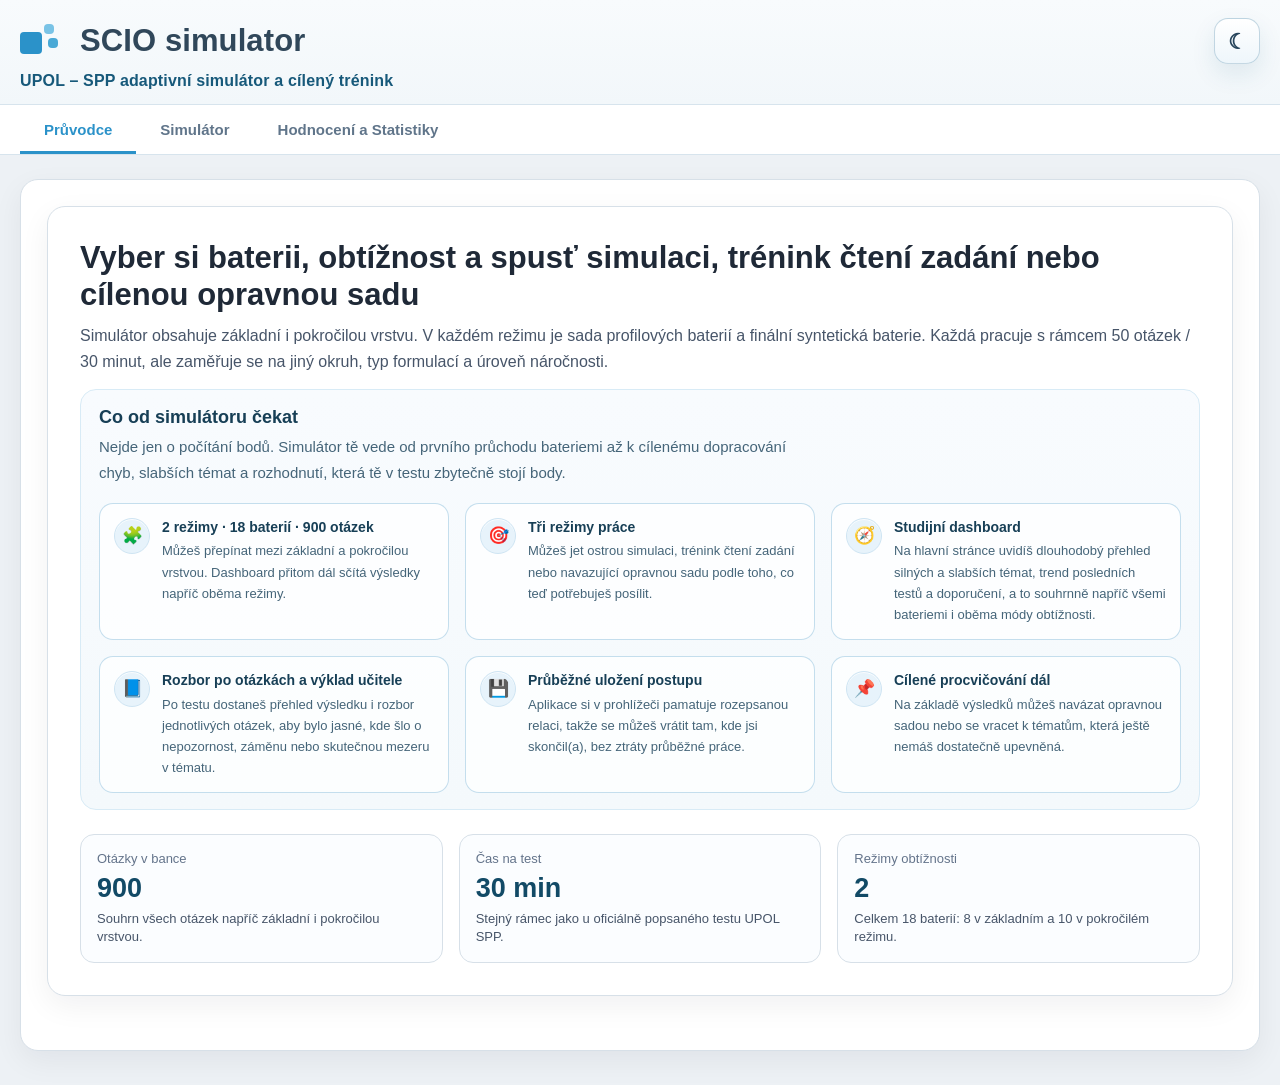
<file: index.html>
<!DOCTYPE html>
<html lang="cs">
<head>
  <meta charset="UTF-8" />
  <meta name="viewport" content="width=device-width, initial-scale=1.0" />
  <title>SCIO simulator</title>
  <link rel="stylesheet" href="styles.css" />
  <script src="data/basic/batteries/battery_01.js" defer></script>
  <script src="data/basic/batteries/battery_02.js" defer></script>
  <script src="data/basic/batteries/battery_03.js" defer></script>
  <script src="data/basic/batteries/battery_04.js" defer></script>
  <script src="data/basic/batteries/battery_05.js" defer></script>
  <script src="data/basic/batteries/battery_06.js" defer></script>
  <script src="data/basic/batteries/battery_07.js" defer></script>
  <script src="data/basic/batteries/battery_08.js" defer></script>
  <script src="data/basic/metadata/battery_01.metadata.js" defer></script>
  <script src="data/basic/metadata/battery_02.metadata.js" defer></script>
  <script src="data/basic/metadata/battery_03.metadata.js" defer></script>
  <script src="data/basic/metadata/battery_04.metadata.js" defer></script>
  <script src="data/basic/metadata/battery_05.metadata.js" defer></script>
  <script src="data/basic/metadata/battery_06.metadata.js" defer></script>
  <script src="data/basic/metadata/battery_07.metadata.js" defer></script>
  <script src="data/basic/metadata/battery_08.metadata.js" defer></script>
  <script src="data/basic/index.js" defer></script>
  <script src="data/hard/batteries/battery_01.js" defer></script>
  <script src="data/hard/batteries/battery_02.js" defer></script>
  <script src="data/hard/batteries/battery_03.js" defer></script>
  <script src="data/hard/batteries/battery_04.js" defer></script>
  <script src="data/hard/batteries/battery_05.js" defer></script>
  <script src="data/hard/batteries/battery_06.js" defer></script>
  <script src="data/hard/batteries/battery_07.js" defer></script>
  <script src="data/hard/batteries/battery_08.js" defer></script>
  <script src="data/hard/batteries/battery_09.js" defer></script>
  <script src="data/hard/batteries/battery_10.js" defer></script>
  <script src="data/hard/metadata/battery_01.metadata.js" defer></script>
  <script src="data/hard/metadata/battery_02.metadata.js" defer></script>
  <script src="data/hard/metadata/battery_03.metadata.js" defer></script>
  <script src="data/hard/metadata/battery_04.metadata.js" defer></script>
  <script src="data/hard/metadata/battery_05.metadata.js" defer></script>
  <script src="data/hard/metadata/battery_06.metadata.js" defer></script>
  <script src="data/hard/metadata/battery_07.metadata.js" defer></script>
  <script src="data/hard/metadata/battery_08.metadata.js" defer></script>
  <script src="data/hard/metadata/battery_09.metadata.js" defer></script>
  <script src="data/hard/metadata/battery_10.metadata.js" defer></script>
  <script src="data/hard/index.js" defer></script>
  <script src="analytics.js" defer></script>
  <script src="render.js" defer></script>
  <script src="app_core.js" defer></script>
  <script src="bootstrap.js" defer></script>
</head>
<body>

  <div class="top-wrap">
    <div class="container">
      <div class="top-bar">
        <div class="brand">
          <div class="logo-box" aria-hidden="true">
            <div class="sq1"></div>
            <div class="sq2"></div>
            <div class="sq3"></div>
          </div>
          <h1>SCIO simulator</h1>
        </div>
        <button class="theme-toggle" id="themeToggleBtn" type="button" aria-label="Přepnout na tmavý režim" title="Přepnout na tmavý režim">
          <span class="theme-toggle-icon" id="themeToggleIcon" aria-hidden="true">☾</span>
        </button>
      </div>
      <p class="sub">UPOL – SPP adaptivní simulátor a cílený trénink</p>
    </div>
  </div>

  <nav class="main-nav" id="mainNav">
    <div class="container nav-container">
      <button class="nav-btn active" data-tab="guide" onclick="switchMainTab('guide')">Průvodce</button>
      <button class="nav-btn" data-tab="simulator" onclick="switchMainTab('simulator')">Simulátor</button>
      <button class="nav-btn" data-tab="stats" onclick="switchMainTab('stats')">Hodnocení a Statistiky</button>
    </div>
  </nav>

  <div class="container page">
    <!-- ════ START SCREEN ════ -->
    <section class="panel start-screen" id="startScreen">
      
      <!-- TAB 1: PRŮVODCE -->
      <div id="tab-guide" class="tab-content active">
        <div class="hero">
          <div class="hero-card panel">
            <h2>Vyber si baterii, obtížnost a spusť simulaci, trénink čtení zadání nebo cílenou opravnou sadu</h2>
            <p>Simulátor obsahuje základní i pokročilou vrstvu. V každém režimu je sada profilových baterií a finální syntetická baterie. Každá pracuje s rámcem 50 otázek / 30 minut, ale zaměřuje se na jiný okruh, typ formulací a úroveň náročnosti.</p>
            <div class="hero-note hero-note-rich">
              <div class="hero-note-head">
                <strong>Co od simulátoru čekat</strong>
                <p>Nejde jen o počítání bodů. Simulátor tě vede od prvního průchodu bateriemi až k cílenému dopracování chyb, slabších témat a rozhodnutí, která tě v testu zbytečně stojí body.</p>
              </div>
              <div class="hero-note-list">
                <div class="hero-note-item">
                  <span class="hero-note-icon" aria-hidden="true">🧩</span>
                  <div class="hero-note-copy">
                    <strong>2 režimy · 18 baterií · 900 otázek</strong>
                    <span>Můžeš přepínat mezi základní a pokročilou vrstvou. Dashboard přitom dál sčítá výsledky napříč oběma režimy.</span>
                  </div>
                </div>
                <div class="hero-note-item">
                  <span class="hero-note-icon" aria-hidden="true">🎯</span>
                  <div class="hero-note-copy">
                    <strong>Tři režimy práce</strong>
                    <span>Můžeš jet ostrou simulaci, trénink čtení zadání nebo navazující opravnou sadu podle toho, co teď potřebuješ posílit.</span>
                  </div>
                </div>
                <div class="hero-note-item">
                  <span class="hero-note-icon" aria-hidden="true">🧭</span>
                  <div class="hero-note-copy">
                    <strong>Studijní dashboard</strong>
                    <span>Na hlavní stránce uvidíš dlouhodobý přehled silných a slabších témat, trend posledních testů a doporučení, a to souhrnně napříč všemi bateriemi i oběma módy obtížnosti.</span>
                  </div>
                </div>
                <div class="hero-note-item">
                  <span class="hero-note-icon" aria-hidden="true">📘</span>
                  <div class="hero-note-copy">
                    <strong>Rozbor po otázkách a výklad učitele</strong>
                    <span>Po testu dostaneš přehled výsledku i rozbor jednotlivých otázek, aby bylo jasné, kde šlo o nepozornost, záměnu nebo skutečnou mezeru v tématu.</span>
                  </div>
                </div>
                <div class="hero-note-item">
                  <span class="hero-note-icon" aria-hidden="true">💾</span>
                  <div class="hero-note-copy">
                    <strong>Průběžné uložení postupu</strong>
                    <span>Aplikace si v prohlížeči pamatuje rozepsanou relaci, takže se můžeš vrátit tam, kde jsi skončil(a), bez ztráty průběžné práce.</span>
                  </div>
                </div>
                <div class="hero-note-item">
                  <span class="hero-note-icon" aria-hidden="true">📌</span>
                  <div class="hero-note-copy">
                    <strong>Cílené procvičování dál</strong>
                    <span>Na základě výsledků můžeš navázat opravnou sadou nebo se vracet k tématům, která ještě nemáš dostatečně upevněná.</span>
                  </div>
                </div>
              </div>
            </div>
            <div class="stats">
              <div class="stat-card"><div class="stat-label">Otázky v bance</div><div class="stat-value" id="statQuestions">900</div><div class="stat-sub">Souhrn všech otázek napříč základní i pokročilou vrstvou.</div></div>
              <div class="stat-card"><div class="stat-label">Čas na test</div><div class="stat-value">30 min</div><div class="stat-sub">Stejný rámec jako u oficiálně popsaného testu UPOL SPP.</div></div>
              <div class="stat-card"><div class="stat-label">Režimy obtížnosti</div><div class="stat-value">2</div><div class="stat-sub">Celkem 18 baterií: 8 v základním a 10 v pokročilém režimu.</div></div>
            </div>
          </div>
        </div>
      </div>

      <!-- TAB 2: SIMULÁTOR -->
      <div id="tab-simulator" class="tab-content">
        <div class="simulator-layout">
          <div class="simulator-settings">
            <!-- Config panel -->
            <div class="config-panel" id="configPanel">
              <h4>Jak dnes poběžím</h4>
              <div class="config-row">
                <div class="config-section"><div class="config-section-label">Obtížnost</div><div class="config-options" id="configDifficulty"><button class="config-opt" data-difficulty="basic" type="button">Základní</button><button class="config-opt active" data-difficulty="hard" type="button">Pokročilá</button></div><div class="config-help" id="difficultyHelp">Pokročilý režim je výchozí.</div></div>
                <div class="config-section"><div class="config-section-label">Režim práce</div><div class="config-options" id="configMode"><button class="config-opt active" data-mode="simulation" type="button">Simulace testu</button><button class="config-opt" data-mode="reading-training" type="button">Trénink čtení</button><button class="config-opt" data-mode="repair" type="button" disabled id="repairModeOpt">Opravný režim</button></div></div>
                <div class="config-section"><div class="config-section-label">Cíl</div><div class="config-options" id="configGoal"><button class="config-opt" data-goal="speed" type="button">Rychlost</button><button class="config-opt" data-goal="accuracy" type="button">Přesnost</button><button class="config-opt active" data-goal="attention" type="button">Pozornost</button></div></div>
              </div>
              <div class="config-checks" id="configChecks">
                <label class="config-check"><input type="checkbox" id="optShowQuestionFirst"> zobrazit nejprve jen zadání</label>
                <label class="config-check"><input type="checkbox" id="optHighlightKeywords"> zvýrazňovat riziková slova</label>
                <label class="config-check"><input type="checkbox" id="optRequireConfidence"> po odpovědi vyžadovat jistotu</label>
                <label class="config-check"><input type="checkbox" id="optAutoSave"> průběžně ukládat postup</label>
                <label class="config-check"><input type="checkbox" id="optRestoreSession"> obnovit relaci při startu</label>
              </div>
            </div>

            <!-- Restore panel -->
            <div id="restorePanel" class="hidden"></div>
          </div>

          <div class="simulator-main">
            <!-- Battery selection -->
            <div class="battery-select-wrap">
              <div class="section-title"><div><h3>Výběr baterie</h3><p>Vyber modul a prohlédni si jeho detail.</p></div></div>
              <div class="battery-grid" id="batteryGrid"></div>
            </div>
          </div>
        </div>
      </div>

      <!-- TAB 3: STATISTIKY -->
      <div id="tab-stats" class="tab-content">
        <div class="stats-header">
          <h3>Tvoje výsledky a progres</h3>
          <div class="stats-filters">
            <select id="statsBatteryFilter" class="stats-select" onchange="typeof updateStatsView === 'function' && updateStatsView(this.value)">
              <option value="all">Celkový přehled všech baterií</option>
            </select>
          </div>
        </div>
        
        <!-- Progress and Weakness Map -->
        <div id="weaknessPanel"></div>
        
        <!-- History panel -->
        <div id="historyPanel"></div>
      </div>

    </section>

    <!-- ════ TEST SCREEN ════ -->
    <section class="app hidden" id="testScreen">
      <aside class="panel sidebar" id="sidebar">
        <div class="sidebar-head">
          <h2 id="sidebarTitle">Testovací panel</h2>
          <div class="sidebar-battery" id="sidebarBatteryLabel">Aktivní baterie: —</div>
          <div id="sidebarModeBadge"></div>
        </div>

        <!-- STAV TEST -->
        <div id="testSidebarContent">
          <div class="meta">
            <div class="meta-box"><strong>Počet otázek:</strong> <span id="metaCount">50</span></div>
            <div class="meta-box"><div><strong>Časový limit:</strong></div><div class="timer" id="timer">30:00</div></div>
            <div class="meta-box"><strong>Zodpovězeno:</strong> <span id="answeredCount">0</span> / <span id="answeredTotal">50</span></div>
          </div>
          <div class="legend">
            <div class="legend-item"><span class="legend-box curr"></span> aktuální otázka</div>
            <div class="legend-item"><span class="legend-box ans"></span> zodpovězená</div>
            <div class="legend-item"><span class="legend-box flag"></span> označená</div>
            <div class="legend-item"><span class="legend-box slow-q"></span> pomalá</div>
            <div class="legend-item"><span class="legend-box guess-q"></span> tip</div>
            <div class="legend-item"><span class="legend-box"></span> nezodpovězená</div>
          </div>
          <div class="side-actions">
            <button class="btn btn-light btn-sm" id="focusModeBtn" type="button">⊞ Režim soustředění</button>
            <button class="btn btn-outline btn-sm" id="changeBatteryBtn" type="button">Návrat do hlavního menu</button>
            <button class="btn btn-danger btn-sm" id="finishBtn" type="button">Vyhodnotit test</button>
          </div>
        </div>

        <!-- STAV VÝSLEDKY -->
        <div id="resultsSidebarContent" class="hidden">
           <div class="sidebar-results-summary">
              <div class="res-score-big" id="sideScoreBig">0%</div>
              <div class="res-score-sub" id="sideScoreSub">0 z 50 bodů</div>
           </div>
           <div class="side-actions">
              <button class="btn btn-primary btn-sm" id="restartBtn" type="button">Restartovat test</button>
              <button class="btn btn-outline btn-sm" id="backToSelectionBtn" type="button">Zpět k výběru baterií</button>
              <button class="btn btn-light btn-sm" id="clearSessionBtn" type="button">Vymazat uloženou relaci</button>
              <button class="btn btn-outline btn-sm" id="repairBtn" type="button">Spustit opravnou sadu</button>
           </div>
        </div>

        <div class="question-grid" id="questionGrid" style="margin-top:16px;"></div>
        <div class="warning" id="sidebarWarning" style="margin-top:10px; font-size:13px;">Klávesy: A–D odpověď · ←→ navigace · F označit · 1/2/3 jistota · R odkrýt odpovědi · Mezerník režim soustředění</div>
      </aside>

      <main class="panel main">
        <section id="testPane">
          <div class="main-header">
            <div class="main-header-top">
              <div>
                <div class="small" id="questionMeta">Otázka 1 z 50</div>
                <h3 id="questionText"></h3>
              </div>
              <div style="display:flex; flex-direction:column; align-items:flex-end; gap:8px;">
                <div class="active-battery-pill" id="activeBatteryPill">—</div>
                <div class="focus-only-actions" style="display:none; gap:8px;">
                  <button class="btn btn-outline btn-sm" id="fmChangeBatteryBtn" type="button">Ukončit baterii</button>
                  <button class="btn btn-light btn-sm" id="fmExitFocusBtn" type="button">⊟ Zrušit soustředění</button>
                </div>
              </div>
            </div>
          </div>
          <div class="question-body">
            <div id="revealWrap" class="hidden">
              <div class="reveal-wrap"><button class="btn btn-primary" id="revealOptionsBtn" type="button">Rozumím zadání, zobrazit odpovědi</button></div>
            </div>
            <div class="options" id="optionsWrap"></div>
          </div>
          <div id="confidenceWrap" class="hidden"></div>
          <div class="quick-actions" id="quickActionsWrap"></div>
          <div class="note-wrap" id="noteWrap" style="display:none;">
            <textarea class="note-input" id="noteInput" placeholder="Poznámka k otázce (nepovinné)…" rows="1"></textarea>
          </div>
          <div class="nav">
            <button class="btn btn-light" id="prevBtn">← Předchozí otázka</button>
            <button class="btn btn-primary" id="nextBtn">Další otázka →</button>
          </div>
        </section>

        <section id="resultsPane" class="results hidden">
          <div class="score-box">
            <div class="score-main" id="scoreMain"></div>
            <div class="score-sub" id="scoreSub"></div>
            <div class="results-battery" id="resultsBatteryLabel"></div>
          </div>
          
          <div class="results-accordion">
            <details class="accordion-panel" open>
              <summary class="accordion-summary">Shrnutí a doporučení</summary>
              <div class="accordion-content">
                <div id="performanceSummary"></div>
                <div id="recommendationsPanel"></div>
              </div>
            </details>

            <details class="accordion-panel">
              <summary class="accordion-summary">Analýza témat</summary>
              <div class="accordion-content">
                <div id="thematicWeaknesses"></div>
              </div>
            </details>

            <details class="accordion-panel">
              <summary class="accordion-summary">Strategie & Pozornost</summary>
              <div class="accordion-content">
                <div id="attentionDashboard"></div>
              </div>
            </details>

            <details class="accordion-panel" open>
              <summary class="accordion-summary">Návazná práce</summary>
              <div class="accordion-content">
                <div id="repairPanel" class="hidden"></div>
              </div>
            </details>

            <details class="accordion-panel">
              <summary class="accordion-summary">Rozbor otázek</summary>
              <div class="accordion-content">
                <div class="result-actions" id="resultActions" style="margin-bottom:20px; border-bottom: 1px solid #eee; padding-bottom: 15px;">
                  <button class="btn btn-primary" id="showReviewBtn">Zobrazit detailní rozbor otázek</button>
                  <button class="btn btn-outline hidden" id="hideReviewBtn">Skrýt rozbor</button>
                </div>
                <div id="reviewWrap" class="hidden"></div>
              </div>
            </details>
          </div>
        </section>
      </main>
    </section>
  </div>
 
</body>
</html>
</file>
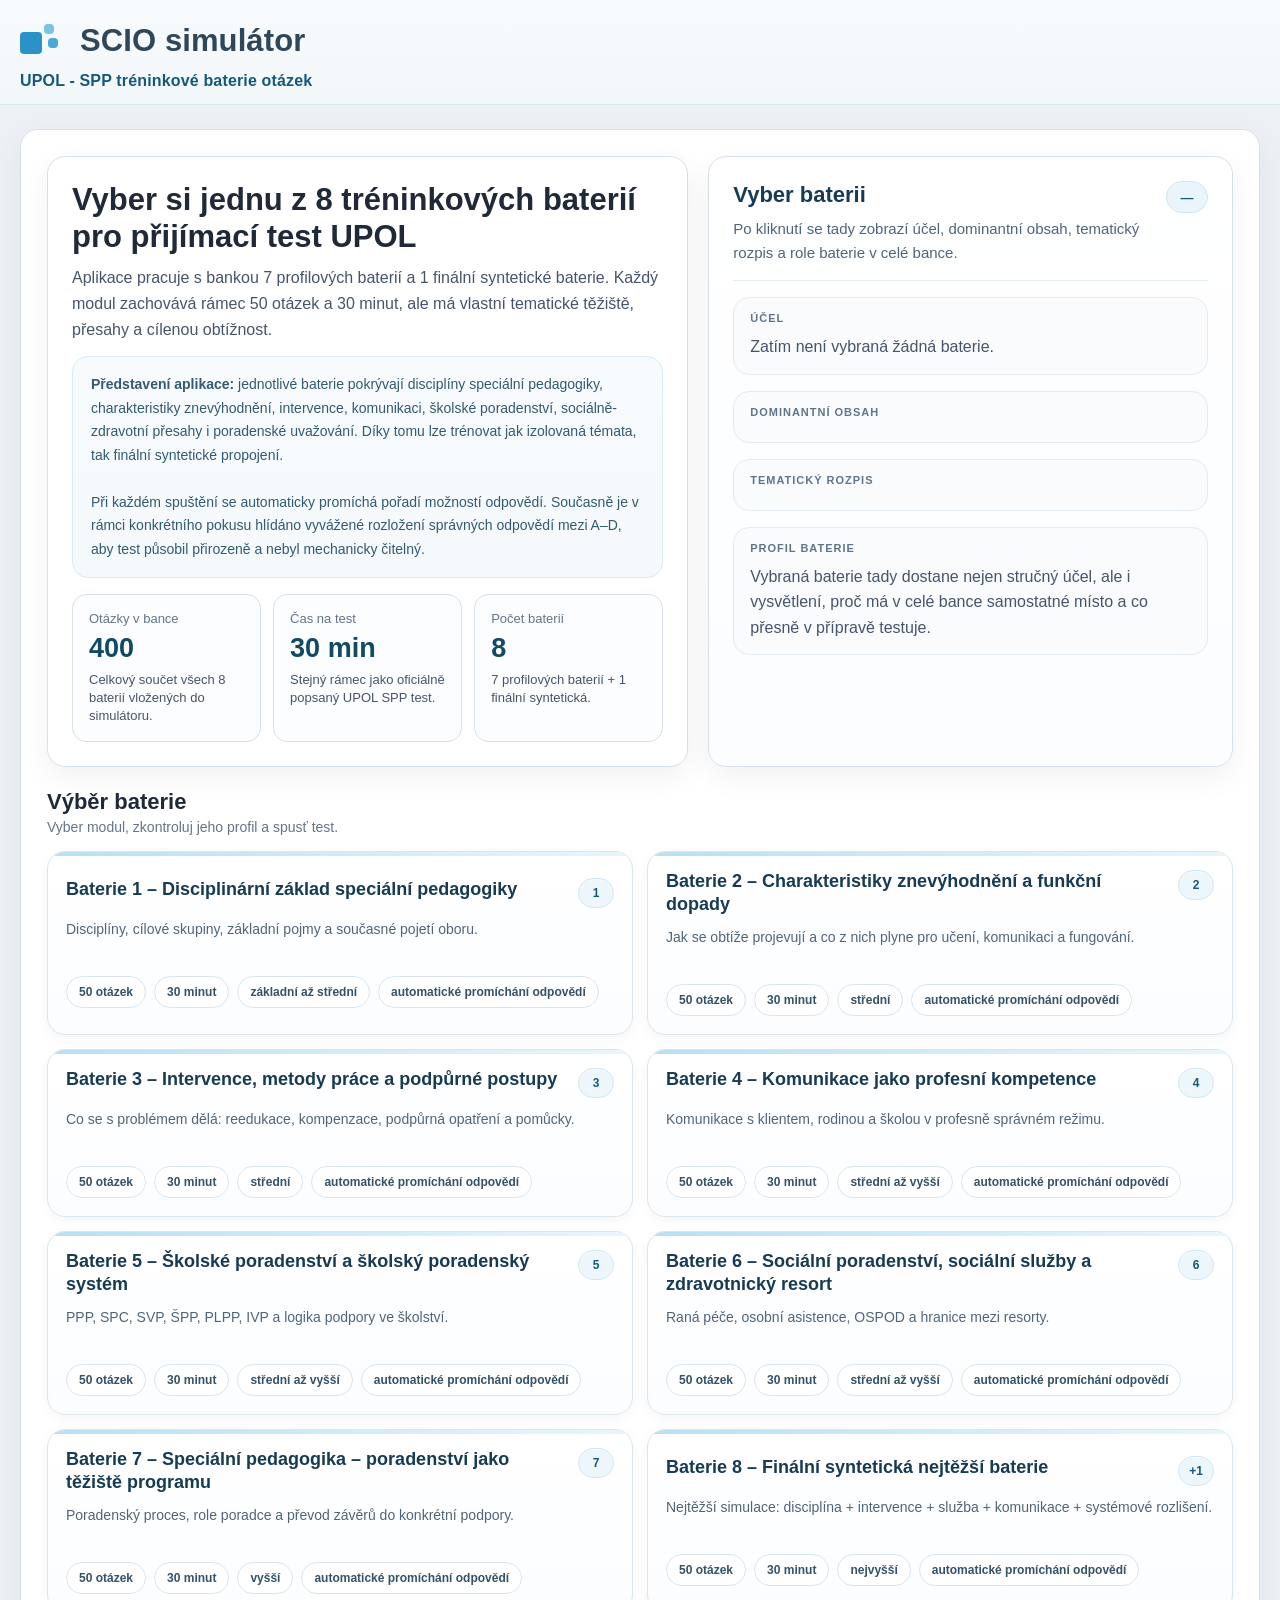
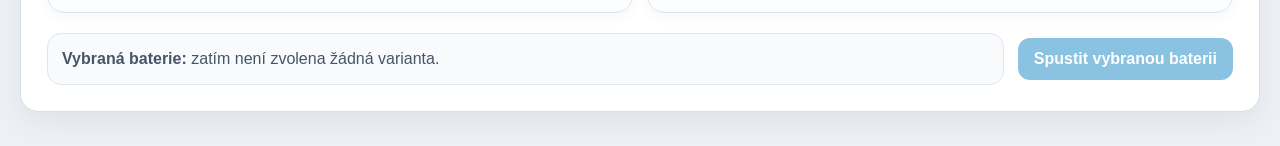
<file: index.html.html>
<!DOCTYPE html>
<html lang="cs">
<head>
  <meta charset="UTF-8" />
  <meta name="viewport" content="width=device-width, initial-scale=1.0" />
  <title>SCIO simulátor</title>
  <style>
    :root {
      --bg: #edf1f5;
      --panel: #ffffff;
      --line: #d7e0e8;
      --line-strong: #c1d1df;
      --text: #1f2937;
      --muted: #64748b;
      --blue: #2b92c9;
      --blue-dark: #17597a;
      --blue-soft: #eaf5fb;
      --green-soft: #e8f7ee;
      --green-line: #2d8b57;
      --red-soft: #fdecec;
      --red-line: #c94b4b;
      --amber-soft: #fff7df;
      --amber-line: #e0b84d;
      --shadow: 0 10px 30px rgba(15, 23, 42, 0.06);
      --radius: 18px;
    }

    * { box-sizing: border-box; }

    html, body {
      margin: 0;
      padding: 0;
      font-family: Inter, "Segoe UI", Roboto, Arial, Helvetica, sans-serif;
      color: var(--text);
      background: var(--bg);
    }

    button, input {
      font: inherit;
    }

    .hidden { display: none !important; }

    .top-wrap {
      background: linear-gradient(180deg, #f8fbfd 0%, #f2f7fa 100%);
      border-bottom: 1px solid #d7e4ed;
      padding: 18px 0 14px;
    }

    .container {
      width: min(1240px, calc(100% - 32px));
      margin: 0 auto;
    }

    .brand {
      display: flex;
      align-items: center;
      gap: 14px;
    }

    .logo-box {
      position: relative;
      width: 46px;
      height: 46px;
      flex: 0 0 auto;
    }

    .sq1, .sq2, .sq3 {
      position: absolute;
      border-radius: 4px;
    }

    .sq1 { width: 22px; height: 22px; left: 0; top: 14px; background: #2b92c9; }
    .sq2 { width: 10px; height: 10px; left: 24px; top: 6px; background: #79c3e6; }
    .sq3 { width: 10px; height: 10px; left: 28px; top: 20px; background: #4aa9d6; }

    .brand h1 {
      margin: 0;
      font-size: 31px;
      line-height: 1.02;
      color: #30475a;
      letter-spacing: 0.1px;
      font-weight: 800;
    }

    .sub {
      margin: 8px 0 0;
      color: var(--blue-dark);
      font-size: 16px;
      font-weight: 700;
      letter-spacing: 0.01em;
    }

    .page {
      padding: 24px 0 34px;
    }

    .panel {
      background: var(--panel);
      border: 1px solid var(--line);
      border-radius: var(--radius);
      box-shadow: var(--shadow);
    }

    .btn {
      border: none;
      border-radius: 12px;
      padding: 12px 16px;
      font-weight: 700;
      cursor: pointer;
      transition: 0.16s ease;
    }

    .btn:disabled {
      opacity: 0.55;
      cursor: not-allowed;
    }

    .btn-primary {
      color: white;
      background: var(--blue);
    }

    .btn-primary:hover:not(:disabled) {
      background: #237cad;
    }

    .btn-light {
      color: var(--text);
      background: #edf3f8;
    }

    .btn-light:hover:not(:disabled) {
      background: #e3ebf2;
    }

    .btn-outline {
      color: var(--blue-dark);
      background: white;
      border: 1px solid #b7d8ea;
    }

    .btn-outline:hover:not(:disabled) {
      background: #f8fcff;
    }

    .btn-danger {
      color: white;
      background: #c94b4b;
    }

    .btn-danger:hover:not(:disabled) {
      background: #b13d3d;
    }

    .start-screen {
      padding: 26px;
    }

    .hero {
      display: grid;
      grid-template-columns: minmax(0, 1.1fr) minmax(330px, 0.9fr);
      gap: 20px;
      margin-bottom: 22px;
    }

    .hero-card {
      padding: 24px;
    }

    .hero h2 {
      margin: 0 0 10px;
      font-size: 31px;
      line-height: 1.2;
    }

    .hero p {
      margin: 0 0 14px;
      line-height: 1.6;
      color: #475569;
      font-size: 16px;
    }

    .hero-note {
      background: linear-gradient(180deg, #f8fbfe 0%, #f4f9fc 100%);
      border: 1px solid #d8ebf6;
      border-radius: 16px;
      padding: 16px 18px;
      color: #335a6f;
      line-height: 1.68;
      font-size: 14px;
    }

    .stats {
      margin-top: 16px;
      display: grid;
      grid-template-columns: repeat(3, minmax(0, 1fr));
      gap: 12px;
    }

    .stat-card {
      border: 1px solid var(--line);
      border-radius: 14px;
      padding: 16px;
      background: #fbfdff;
    }

    .stat-label {
      font-size: 13px;
      color: var(--muted);
      margin-bottom: 8px;
    }

    .stat-value {
      font-size: 27px;
      font-weight: 800;
      color: #124a66;
      line-height: 1.05;
    }

    .stat-sub {
      margin-top: 8px;
      font-size: 13px;
      line-height: 1.4;
      color: #475569;
    }

    .detail-card {
      padding: 24px;
      display: flex;
      flex-direction: column;
      gap: 16px;
      background: linear-gradient(180deg, #ffffff 0%, #fbfdff 100%);
    }

    .detail-top {
      display: flex;
      justify-content: space-between;
      gap: 16px;
      align-items: flex-start;
      padding-bottom: 14px;
      border-bottom: 1px solid #e4edf3;
    }

    .detail-top h3 {
      margin: 0 0 8px;
      font-size: 22px;
      line-height: 1.25;
      font-weight: 800;
      color: #183b54;
    }

    .detail-top p {
      margin: 0;
      color: #516578;
      line-height: 1.65;
      font-size: 15px;
    }

    .badge {
      display: inline-flex;
      align-items: center;
      justify-content: center;
      min-width: 42px;
      height: 32px;
      padding: 0 12px;
      border-radius: 999px;
      background: var(--blue-soft);
      color: var(--blue-dark);
      border: 1px solid #cae7f5;
      font-weight: 800;
      font-size: 13px;
      flex: 0 0 auto;
    }

    .detail-block {
      display: grid;
      gap: 10px;
      padding: 14px 16px;
      border-radius: 16px;
      border: 1px solid #e2ebf2;
      background: #f9fbfd;
    }

    .detail-label {
      font-size: 11px;
      letter-spacing: 0.09em;
      text-transform: uppercase;
      color: #60758a;
      font-weight: 800;
    }

    .chips {
      display: flex;
      flex-wrap: wrap;
      gap: 8px;
    }

    .chip {
      display: inline-flex;
      align-items: center;
      border-radius: 999px;
      border: 1px solid #dbe5ec;
      padding: 8px 12px;
      background: white;
      color: #355266;
      font-size: 12px;
      font-weight: 700;
    }

    .chip.warn {
      background: var(--amber-soft);
      border-color: var(--amber-line);
      color: #7b5d09;
    }

    .chip.ok {
      background: var(--green-soft);
      border-color: #bfe2ca;
      color: #1c6f44;
    }

    .compact-list {
      display: grid;
      gap: 10px;
      margin: 0;
      padding-left: 20px;
      color: #334155;
      line-height: 1.6;
      font-size: 15px;
    }

    .compact-list li::marker {
      color: #2b92c9;
    }

    .detail-copy,
    .detail-purpose {
      color: #334155;
      line-height: 1.72;
      font-size: 15px;
      font-weight: 500;
    }

    .detail-copy p,
    .detail-purpose p {
      margin: 0 0 12px;
    }

    .detail-copy p:last-child,
    .detail-purpose p:last-child {
      margin-bottom: 0;
    }

    .battery-select-wrap {
      display: grid;
      gap: 16px;
    }

    .section-title {
      display: flex;
      align-items: center;
      justify-content: space-between;
      gap: 12px;
    }

    .section-title h3 {
      margin: 0;
      font-size: 22px;
    }

    .section-title p {
      margin: 4px 0 0;
      color: var(--muted);
      font-size: 14px;
    }

    .battery-grid {
      display: grid;
      grid-template-columns: repeat(2, minmax(0, 1fr));
      gap: 14px;
    }

    .battery-card {
      position: relative;
      overflow: hidden;
      text-align: left;
      border: 1px solid #dbe5ec;
      background: linear-gradient(180deg, #ffffff 0%, #fbfdff 100%);
      border-radius: 18px;
      padding: 18px;
      cursor: pointer;
      transition: 0.18s ease;
      box-shadow: 0 4px 14px rgba(15, 23, 42, 0.04);
    }

    .battery-card::before {
      content: "";
      position: absolute;
      inset: 0 auto auto 0;
      width: 100%;
      height: 4px;
      background: linear-gradient(90deg, #b9dff2 0%, #e9f6fc 100%);
    }

    .battery-card:hover {
      border-color: #8fc7e4;
      background: #fcfeff;
      transform: translateY(-2px);
      box-shadow: 0 10px 24px rgba(20, 58, 89, 0.08);
    }

    .battery-card:focus-visible {
      outline: 3px solid rgba(43, 146, 201, 0.22);
      outline-offset: 2px;
    }

    .battery-card.selected {
      background: linear-gradient(180deg, #eef8fd 0%, #e6f3fb 100%);
      border-color: #5daed6;
      box-shadow: 0 14px 30px rgba(23, 89, 122, 0.12);
      transform: translateY(-1px);
    }

    .battery-card.selected::before {
      background: linear-gradient(90deg, #2b92c9 0%, #6cc0e6 100%);
    }

    .battery-card-head {
      display: flex;
      align-items: flex-start;
      justify-content: space-between;
      gap: 12px;
      margin-bottom: 10px;
    }

    .battery-label {
      font-size: 18px;
      line-height: 1.28;
      font-weight: 800;
      color: #183b54;
    }

    .battery-badge {
      display: inline-flex;
      align-items: center;
      justify-content: center;
      min-width: 36px;
      height: 30px;
      padding: 0 10px;
      border-radius: 999px;
      background: #edf6fb;
      color: var(--blue-dark);
      font-size: 12px;
      font-weight: 800;
      border: 1px solid #cfe7f4;
      box-shadow: inset 0 1px 0 rgba(255,255,255,0.7);
    }

    .battery-card.selected .battery-badge {
      background: #2b92c9;
      color: white;
      border-color: #2b92c9;
    }

    .battery-subtitle {
      margin: 0 0 14px;
      color: #516578;
      line-height: 1.58;
      min-height: 44px;
      font-size: 14px;
    }

    .battery-card.selected .battery-subtitle {
      color: #34556e;
    }

    .battery-card.selected .chip {
      background: rgba(255, 255, 255, 0.78);
      border-color: #bddff0;
      color: #244a63;
    }

    .battery-meta {
      display: flex;
      flex-wrap: wrap;
      gap: 8px;
    }

    .start-actions {
      display: flex;
      gap: 14px;
      align-items: center;
      justify-content: space-between;
      flex-wrap: wrap;
      margin-top: 4px;
    }

    .selection-note {
      padding: 13px 14px;
      border-radius: 14px;
      border: 1px solid #dfe7ee;
      background: #f8fafc;
      color: #46556a;
      line-height: 1.45;
      flex: 1 1 400px;
      min-width: 280px;
    }

    .warning {
      padding: 14px 15px;
      border-radius: 14px;
      background: var(--amber-soft);
      border: 1px solid #f0d78f;
      color: #6c5608;
      line-height: 1.5;
      font-size: 14px;
    }

    .app {
      display: grid;
      grid-template-columns: 340px minmax(0, 1fr);
      gap: 20px;
      align-items: start;
    }

    .sidebar {
      padding: 20px;
      position: sticky;
      top: 18px;
    }

    .sidebar-head {
      display: grid;
      gap: 8px;
      margin-bottom: 16px;
    }

    .sidebar-head h2 {
      margin: 0;
      font-size: 24px;
    }

    .sidebar-battery {
      color: var(--blue-dark);
      font-weight: 700;
      line-height: 1.45;
    }

    .meta {
      display: grid;
      gap: 10px;
      margin-bottom: 16px;
    }

    .meta-box {
      border: 1px solid #dfe8ef;
      border-radius: 14px;
      padding: 12px 14px;
      background: #fbfdff;
      line-height: 1.5;
      color: #425469;
    }

    .timer {
      font-size: 30px;
      line-height: 1.1;
      font-weight: 800;
      color: var(--blue-dark);
      margin-top: 4px;
    }

    .legend {
      display: grid;
      gap: 8px;
      margin-bottom: 16px;
      color: #4d6074;
      font-size: 14px;
    }

    .legend-item {
      display: flex;
      align-items: center;
      gap: 8px;
    }

    .legend-box {
      width: 16px;
      height: 16px;
      border-radius: 5px;
      border: 1px solid #c5d2dd;
      background: white;
      flex: 0 0 auto;
    }

    .legend-box.curr {
      background: #d8eef9;
      border-color: var(--blue);
    }

    .legend-box.ans {
      background: #e7f6ed;
      border-color: #6cbc89;
    }

    .question-grid {
      display: grid;
      grid-template-columns: repeat(5, minmax(0, 1fr));
      gap: 8px;
      margin-bottom: 16px;
    }

    .q-nav {
      border: 1px solid #cfdae4;
      background: white;
      min-height: 42px;
      border-radius: 10px;
      font-weight: 700;
      color: #475569;
      cursor: pointer;
    }

    .q-nav.current {
      background: #dff1fb;
      border-color: var(--blue);
      color: var(--blue-dark);
    }

    .q-nav.answered {
      background: #ebf8ef;
      border-color: #82c39a;
      color: #225c3a;
    }

    .side-actions {
      display: grid;
      gap: 10px;
    }

    .main {
      padding: 22px;
      min-height: 700px;
    }

    .main-header {
      margin-bottom: 16px;
    }

    .main-header-top {
      display: flex;
      justify-content: space-between;
      align-items: flex-start;
      gap: 16px;
    }

    .small {
      color: var(--muted);
      font-size: 13px;
      font-weight: 700;
      margin-bottom: 8px;
      text-transform: uppercase;
      letter-spacing: 0.05em;
    }

    #questionText {
      margin: 0;
      font-size: 29px;
      line-height: 1.28;
      max-width: 960px;
    }

    .active-battery-pill {
      white-space: nowrap;
      border: 1px solid #d5e7f2;
      background: #f4fafd;
      color: var(--blue-dark);
      border-radius: 999px;
      padding: 10px 14px;
      font-weight: 700;
      font-size: 13px;
    }

    .question-body {
      margin-top: 18px;
    }

    .options {
      display: grid;
      gap: 12px;
    }

    .option-btn {
      width: 100%;
      text-align: left;
      padding: 16px 18px;
      border-radius: 16px;
      border: 1px solid #dce5ed;
      background: white;
      color: #27364a;
      cursor: pointer;
      transition: 0.14s ease;
    }

    .option-btn:hover {
      border-color: #a5cfe6;
      background: #fbfeff;
    }

    .option-btn.selected {
      background: #eaf5fb;
      border-color: var(--blue);
      box-shadow: 0 0 0 1px rgba(43, 146, 201, 0.1);
    }

    .option-label {
      display: inline-flex;
      align-items: center;
      justify-content: center;
      width: 32px;
      height: 32px;
      border-radius: 999px;
      background: #eef3f7;
      color: #365166;
      font-weight: 800;
      margin-right: 12px;
      vertical-align: top;
      flex: 0 0 auto;
    }

    .option-row {
      display: flex;
      align-items: flex-start;
      gap: 0;
      line-height: 1.55;
      font-size: 16px;
    }

    .nav {
      display: flex;
      justify-content: space-between;
      gap: 12px;
      margin-top: 20px;
      flex-wrap: wrap;
    }

    .results {
      display: grid;
      gap: 16px;
    }

    .score-box {
      border: 1px solid #dce8ef;
      border-radius: 18px;
      padding: 22px;
      background: #fbfdff;
    }

    .score-main {
      font-size: 34px;
      font-weight: 800;
      line-height: 1.2;
      margin-bottom: 8px;
    }

    .score-sub {
      color: #475569;
      line-height: 1.6;
      font-size: 15px;
    }

    .results-battery {
      margin-top: 10px;
      font-weight: 700;
      color: var(--blue-dark);
    }

    .result-actions {
      display: flex;
      gap: 10px;
      flex-wrap: wrap;
    }

    #reviewWrap {
      display: grid;
      gap: 14px;
    }

    .review-item {
      border: 1px solid #dfe8ef;
      border-radius: 16px;
      overflow: hidden;
      background: white;
    }

    .review-head {
      display: flex;
      justify-content: space-between;
      align-items: center;
      gap: 12px;
      padding: 12px 16px;
      font-weight: 800;
    }

    .review-head.correct {
      background: var(--green-soft);
      border-bottom: 1px solid #c5e5d0;
      color: #1f6a42;
    }

    .review-head.incorrect {
      background: var(--red-soft);
      border-bottom: 1px solid #f0c6c6;
      color: #9a2f2f;
    }

    .pill {
      display: inline-flex;
      align-items: center;
      border-radius: 999px;
      padding: 5px 10px;
      font-size: 12px;
      font-weight: 800;
      border: 1px solid transparent;
    }

    .pill.correct {
      background: #edf9f1;
      border-color: #bfe2ca;
      color: #236844;
    }

    .pill.wrong {
      background: #fff1f1;
      border-color: #f3c9c9;
      color: #a23535;
    }

    .review-body {
      padding: 16px;
      display: grid;
      gap: 14px;
      line-height: 1.55;
      color: #324457;
    }

    .review-options {
      display: grid;
      gap: 10px;
    }

    .review-option {
      border-radius: 12px;
      border: 1px solid #e0e8ef;
      padding: 11px 13px;
      background: #fafcfe;
    }

    .review-option.correct {
      border-color: #88c8a0;
      background: #edf9f1;
    }

    .review-option.user-wrong {
      border-color: #e6a3a3;
      background: #fff3f3;
    }

    @media (max-width: 1040px) {
      .hero, .app {
        grid-template-columns: 1fr;
      }

      .sidebar {
        position: static;
      }
    }

    @media (max-width: 760px) {
      .start-screen, .sidebar, .main {
        padding: 18px;
      }

      .battery-grid {
        grid-template-columns: 1fr;
      }

      .stats {
        grid-template-columns: 1fr;
      }

      .main-header-top {
        flex-direction: column;
      }

      #questionText {
        font-size: 24px;
      }

      .question-grid {
        grid-template-columns: repeat(5, minmax(0, 1fr));
      }
    }
  </style>
</head>
<body>
  <div class="top-wrap">
    <div class="container">
      <div class="brand">
        <div class="logo-box" aria-hidden="true">
          <div class="sq1"></div>
          <div class="sq2"></div>
          <div class="sq3"></div>
        </div>
        <h1>SCIO simulátor</h1>
      </div>
      <p class="sub">UPOL - SPP tréninkové baterie otázek</p>
    </div>
  </div>

  <div class="container page">
    <section class="panel start-screen" id="startScreen">
      <div class="hero">
        <div class="hero-card panel">
          <h2>Vyber si jednu z 8 tréninkových baterií pro přijímací test UPOL</h2>
          <p>
            Aplikace pracuje s bankou 7 profilových baterií a 1 finální syntetické baterie. Každý modul
            zachovává rámec 50 otázek a 30 minut, ale má vlastní tematické těžiště, přesahy a cílenou obtížnost.
          </p>
          <div class="hero-note">
            <strong>Představení aplikace:</strong> jednotlivé baterie pokrývají disciplíny speciální pedagogiky,
            charakteristiky znevýhodnění, intervence, komunikaci, školské poradenství, sociálně-zdravotní přesahy
            i poradenské uvažování. Díky tomu lze trénovat jak izolovaná témata, tak finální syntetické propojení.
            <br><br>
            Při každém spuštění se automaticky promíchá pořadí možností odpovědí. Současně je v rámci konkrétního
            pokusu hlídáno vyvážené rozložení správných odpovědí mezi A–D, aby test působil přirozeně a nebyl
            mechanicky čitelný.
          </div>

          <div class="stats">
            <div class="stat-card">
              <div class="stat-label">Otázky v bance</div>
              <div class="stat-value" id="statQuestions">400</div>
              <div class="stat-sub">Celkový součet všech 8 baterií vložených do simulátoru.</div>
            </div>
            <div class="stat-card">
              <div class="stat-label">Čas na test</div>
              <div class="stat-value">30 min</div>
              <div class="stat-sub">Stejný rámec jako oficiálně popsaný UPOL SPP test.</div>
            </div>
            <div class="stat-card">
              <div class="stat-label">Počet baterií</div>
              <div class="stat-value">8</div>
              <div class="stat-sub">7 profilových baterií + 1 finální syntetická.</div>
            </div>
          </div>
        </div>

        <aside class="panel detail-card" id="batteryDetail">
          <div class="detail-top">
            <div>
              <h3>Vyber baterii</h3>
              <p>Po kliknutí se tady zobrazí účel, dominantní obsah, tematický rozpis a role baterie v celé bance.</p>
            </div>
            <span class="badge">—</span>
          </div>

          <div class="detail-block">
            <div class="detail-label">Účel</div>
            <div class="detail-copy detail-purpose" id="detailPurpose"><p>Zatím není vybraná žádná baterie.</p></div>
          </div>

          <div class="detail-block">
            <div class="detail-label">Dominantní obsah</div>
            <div class="chips" id="detailDominant"></div>
          </div>

          <div class="detail-block">
            <div class="detail-label">Tematický rozpis</div>
            <ul class="compact-list" id="detailBreakdown"></ul>
          </div>

          <div class="detail-block">
            <div class="detail-label">Profil baterie</div>
            <div class="detail-copy" id="detailProfile"></div>
          </div>
        </aside>
      </div>

      <div class="battery-select-wrap">
        <div class="section-title">
          <div>
            <h3>Výběr baterie</h3>
            <p>Vyber modul, zkontroluj jeho profil a spusť test.</p>
          </div>
        </div>

        <div class="battery-grid" id="batteryGrid"></div>

        <div class="start-actions">
          <div class="selection-note" id="selectionNote">
            <strong>Vybraná baterie:</strong> zatím není zvolena žádná varianta.
          </div>
          <button class="btn btn-primary" id="startTestBtn" disabled>Spustit vybranou baterii</button>
        </div>
      </div>
    </section>

    <section class="app hidden" id="testScreen">
      <aside class="panel sidebar">
        <div class="sidebar-head">
          <h2>Testovací panel</h2>
          <div class="sidebar-battery" id="sidebarBatteryLabel">Aktivní baterie: —</div>
        </div>

        <div class="meta">
          <div class="meta-box"><strong>Počet otázek:</strong> <span id="metaCount">50</span></div>
          <div class="meta-box">
            <div><strong>Časový limit:</strong></div>
            <div class="timer" id="timer">30:00</div>
          </div>
          <div class="meta-box"><strong>Zodpovězeno:</strong> <span id="answeredCount">0</span> / <span id="answeredTotal">50</span></div>
        </div>

        <div class="legend">
          <div class="legend-item"><span class="legend-box curr"></span> aktuální otázka</div>
          <div class="legend-item"><span class="legend-box ans"></span> zodpovězená otázka</div>
          <div class="legend-item"><span class="legend-box"></span> nezodpovězená otázka</div>
        </div>

        <div class="question-grid" id="questionGrid"></div>

        <div class="side-actions">
          <button class="btn btn-light" id="clearCurrentBtn">Smazat odpověď u aktuální otázky</button>
          <button class="btn btn-outline" id="changeBatteryBtn">Vybrat jinou baterii</button>
          <button class="btn btn-danger" id="finishBtn">Vyhodnotit test</button>
        </div>

        <div class="warning">
          Klávesové zkratky: A–D pro odpověď, šipky vlevo/vpravo pro pohyb mezi otázkami.
        </div>
      </aside>

      <main class="panel main">
        <section id="testPane">
          <div class="main-header">
            <div class="main-header-top">
              <div>
                <div class="small" id="questionMeta">Otázka 1 z 50</div>
                <h3 id="questionText"></h3>
              </div>
              <div class="active-battery-pill" id="activeBatteryPill">—</div>
            </div>
          </div>

          <div class="question-body">
            <div class="options" id="options"></div>
          </div>

          <div class="nav">
            <button class="btn btn-light" id="prevBtn">← Předchozí otázka</button>
            <button class="btn btn-primary" id="nextBtn">Další otázka →</button>
          </div>
        </section>

        <section id="resultsPane" class="results hidden">
          <div class="score-box">
            <div class="score-main" id="scoreMain"></div>
            <div class="score-sub" id="scoreSub"></div>
            <div class="results-battery" id="resultsBatteryLabel"></div>
          </div>

          <div class="result-actions">
            <button class="btn btn-light" id="showReviewBtn">Zobrazit rozbor odpovědí</button>
            <button class="btn btn-primary hidden" id="hideReviewBtn">Skrýt rozbor odpovědí</button>
            <button class="btn btn-light" id="restartBtn">Spustit stejnou baterii znovu</button>
            <button class="btn btn-outline" id="backToSelectionBtn">Vybrat jinou baterii</button>
          </div>

          <div id="reviewWrap" class="hidden"></div>
        </section>
      </main>
    </section>
  </div>

  <script id="questionData" type="application/json">[{"id": 1, "label": "Baterie 1", "title": "Disciplinární základ speciální pedagogiky", "subtitle": "Disciplíny, cílové skupiny, základní pojmy a současné pojetí oboru.", "purpose": "Vybudovat pevné rozlišování oborů, cílových skupin a základních pojmů.", "difficulty": "základní až střední", "dominant": ["psychopedie", "somatopedie", "tyflopedie", "surdopedie", "etopedie", "logopedie", "PAS a kombinovaná postižení"], "breakdown": ["20× disciplína ↔ cílová skupina", "12× definice a vymezení pojmů", "10× rozlišení blízkých disciplín", "8× současné pojetí oboru"], "tags": ["disciplíny", "cílové skupiny", "pojmy"], "durationMinutes": 30, "questionCount": 50, "validation": {"answerDistribution": {"A": 14, "B": 12, "C": 14, "D": 10}, "distributionTarget": "12–13 správných odpovědí na každé písmeno", "distributionBalanced": false}, "questions": [{"number": 1, "text": "Které tvrzení nejlépe vystihuje současné pojetí speciální pedagogiky?", "options": ["Sleduje vztah mezi možnostmi jedince, bariérami prostředí a potřebnou podporou.", "Zaměřuje se především na medicínské třídění vad.", "Zabývá se výhradně organizací speciálních škol.", "Je dílčí součástí klinické medicíny."], "correct": 0, "correctLetter": "A"}, {"number": 2, "text": "Která řada nejlépe odpovídá klasickému disciplinárnímu členění speciální pedagogiky?", "options": ["psychopedie, somatopedie, tyflopedie, surdopedie, etopedie, logopedie", "psychopedie, PAS, logopedie, etopedie, sociální pedagogika, somatopedie", "tyflopedie, inkluze, surdopedie, poradenství, psychopedie, logopedie", "logopedie, psychiatrie, tyflopedie, surdopedie, etopedie, psychopedie"], "correct": 0, "correctLetter": "A"}, {"number": 3, "text": "Které vymezení nejpřesněji odpovídá psychopedii?", "options": ["Obor zaměřený na edukaci osob se sluchovým postižením.", "Obor zabývající se prevencí a terapií narušené komunikační schopnosti.", "Obor zaměřený na edukaci a podporu osob s mentálním postižením / poruchou intelektového vývoje a s tím související adaptivní fungování.", "Obor zaměřený primárně na poruchy chování."], "correct": 2, "correctLetter": "C"}, {"number": 4, "text": "Které vymezení nejlépe odpovídá somatopedii?", "options": ["Zabývá se výhradně žáky s vrozenými ortopedickými vadami.", "Zaměřuje se na tělesné postižení, chronické onemocnění a zdravotní oslabení včetně dopadu do mobility, sebeobsluhy a školní práce.", "Těžištěm je narušená komunikační schopnost.", "Zabývá se převážně sluchovým postižením."], "correct": 1, "correctLetter": "B"}, {"number": 5, "text": "Které tematické těžiště nejlépe odpovídá tyflopedii?", "options": ["Funkční využití zraku, přístup k textu, orientace v prostoru a kompenzační prostředky při zrakovém postižení.", "Motorická realizace řeči, plynulost a hlas.", "Sociální maladaptace a preventivně-výchovná péče.", "Podpora osob se sluchovým postižením při osvojování jazyka."], "correct": 0, "correctLetter": "A"}, {"number": 6, "text": "Který rámec je nejrelevantnější u žáka, který špatně rozumí mluvené řeči ve skupinové komunikaci, potřebuje odezírání a úpravu komunikační situace?", "options": ["psychopedický", "tyflopedický", "etopedický", "surdopedický"], "correct": 3, "correctLetter": "D"}, {"number": 7, "text": "Který soubor témat nejlépe odpovídá etopedii?", "options": ["Funkční práce se zrakem a orientace v prostoru.", "Problémové chování, emoce, sociální adaptace, prevence a preventivně-výchovná péče.", "Adaptivní fungování při poruše intelektového vývoje.", "Motorické obtíže při tělesném postižení."], "correct": 1, "correctLetter": "B"}, {"number": 8, "text": "Které vymezení nejlépe odpovídá logopedii v rámci speciální pedagogiky?", "options": ["Zaměřuje se jen na vady výslovnosti hlásek.", "Je totožná s klinickou foniatrií.", "Řeší výhradně neverbální komunikaci neslyšících.", "Zaměřuje se na narušenou komunikační schopnost, rozvoj komunikace a edukativní dopady komunikačních obtíží."], "correct": 3, "correctLetter": "D"}, {"number": 9, "text": "Které tvrzení nejlépe vystihuje PAS ve vztahu ke klasickému členění oboru?", "options": ["Jde o klasickou samostatnou „pedii“ vedle psychopedie a somatopedie.", "Jde o čistě logopedický problém.", "Jde o současný významný okruh speciální pedagogiky, který často přesahuje klasické členění oboru.", "Jde výhradně o medicínské téma bez speciálněpedagogického přesahu."], "correct": 2, "correctLetter": "C"}, {"number": 10, "text": "Která oblast je pro psychopedický pohled klíčová?", "options": ["Odezírání a vizuální řízení komunikace.", "Adaptivní fungování v konceptuální, sociální a praktické oblasti.", "Funkční využití zraku a práce s kontrastem.", "Výhradně problémové chování."], "correct": 1, "correctLetter": "B"}, {"number": 11, "text": "Které tvrzení správně rozlišuje MKN a MKF?", "options": ["MKN klasifikuje diagnózy, MKF sleduje fungování, participaci a vliv prostředí.", "MKF klasifikuje diagnózy, MKN sleduje participaci.", "Oba systémy jsou totožné.", "MKN je pedagogický systém a MKF zdravotně-sociální dávka."], "correct": 0, "correctLetter": "A"}, {"number": 12, "text": "Které tvrzení nejlépe vystihuje dvojí výjimečnost?", "options": ["Jde o souběh mimořádného potenciálu a jiné významné obtíže, které se mohou vzájemně maskovat.", "Jde pouze o souběh dvou nadání.", "Týká se jen PAS.", "Nadání vylučuje speciální vzdělávací potřeby."], "correct": 0, "correctLetter": "A"}, {"number": 13, "text": "Které tvrzení nejlépe vystihuje hluchoslepotu?", "options": ["Jde jen o zrakové postižení doplněné komunikační obtíží.", "Jde o svébytný okruh potřeb, kde kombinace sluchového a zrakového postižení zásadně mění komunikaci i orientaci.", "Jde o podtyp somatopedie.", "Vždy postačí běžný vizuální komunikační systém."], "correct": 1, "correctLetter": "B"}, {"number": 14, "text": "Které tvrzení správně rozlišuje dyslálii a dysartrii?", "options": ["Dyslálie je porucha hlasu, dysartrie porucha sluchu.", "Oba pojmy označují totéž.", "Dyslálie se týká vadné artikulace hlásek, dysartrie motorického narušení řečové produkce.", "Dysartrie je vždy porucha porozumění."], "correct": 2, "correctLetter": "C"}, {"number": 15, "text": "Které tvrzení správně rozlišuje český znakový jazyk a znakovanou češtinu?", "options": ["Jde o dva názvy téhož systému.", "Znakovaná čeština je přirozený jazyk Neslyšících.", "Oba systémy jsou bez vlastní gramatiky.", "Český znakový jazyk je přirozený jazyk, znakovaná čeština vychází ze struktury češtiny."], "correct": 3, "correctLetter": "D"}, {"number": 16, "text": "Dítě má bohatší slovní zásobu, ale výrazně selhává v reciprocitě, sociálním porozumění, sdílené pozornosti a toleranci změny. Nejvýstižnější závěr je:", "options": ["Jde primárně o izolovanou dyslálii.", "Obraz více odpovídá PAS než primárně logopedické poruše.", "Jde především o tělesné postižení.", "Jde hlavně o poruchu hlasu."], "correct": 1, "correctLetter": "B"}, {"number": 17, "text": "Které tvrzení nejlépe rozlišuje nevidomost a slabozrakost?", "options": ["Nevidomost vždy znamená úplnou absenci světlocitu.", "Rozdíl závisí jen na věku vzniku vady.", "U slabozrakosti lze zrak funkčně využívat, u nevidomosti zrak není hlavním kanálem poznávání.", "Slabozrakost vždy vyžaduje Braillovo písmo."], "correct": 2, "correctLetter": "C"}, {"number": 18, "text": "Které tvrzení nejlépe rozlišuje tělesné postižení a chronické onemocnění v somatopedickém rámci?", "options": ["Jsou to totožné kategorie.", "Chronické onemocnění do speciální pedagogiky nepatří.", "Somatopedie řeší jen vrozené vady pohybového aparátu.", "Nejde o totožné kategorie, ale obě mohou významně ovlivňovat vzdělávání a fungování."], "correct": 3, "correctLetter": "D"}, {"number": 19, "text": "Odezírání je především", "options": ["systém bodového reliéfního písma.", "technická pomůcka pro zesílení zvuku.", "přepis češtiny do znaků.", "vizuální vnímání mluvené řeči z pohybů rtů, mimiky a kontextu."], "correct": 3, "correctLetter": "D"}, {"number": 20, "text": "Které tvrzení nejlépe vystihuje pojem narušená komunikační schopnost?", "options": ["Označuje výhradně poruchy výslovnosti hlásek.", "Zastřešuje různé poruchy komunikace a řeči, které mohou zasahovat produkci, porozumění i sociální užívání komunikace.", "Týká se jen osob se sluchovým postižením.", "Jde o synonymum afázie."], "correct": 1, "correctLetter": "B"}, {"number": 21, "text": "Které tvrzení správně rozlišuje alternativní a augmentativní komunikaci?", "options": ["Alternativní komunikace řeč nahrazuje, augmentativní ji podporuje.", "Alternativní je jen pro sluchové postižení, augmentativní jen pro PAS.", "Augmentativní vždy řeč nahrazuje, alternativní ji jen doplňuje.", "Oba pojmy jsou zcela totožné."], "correct": 0, "correctLetter": "A"}, {"number": 22, "text": "Současná speciálněpedagogická terminologie směřuje především", "options": ["k silnějšímu medicínskému a deficitnímu jazyku.", "k opuštění pojmu vzdělávání.", "k funkčnímu, podpůrnému a participačnímu jazyku.", "k nahrazení speciální pedagogiky psychiatrií."], "correct": 2, "correctLetter": "C"}, {"number": 23, "text": "Která oblast patří primárně do surdopedie?", "options": ["Edukace a podpora osob se sluchovým postižením včetně komunikačních a jazykových dopadů.", "Prevence a náprava poruch artikulace při zachovaném sluchu.", "Práce s orientací nevidomých v prostoru.", "Rozvoj adaptivních dovedností u osob s mentálním postižením."], "correct": 0, "correctLetter": "A"}, {"number": 24, "text": "Proč nelze pojem defektologie chápat jako plně neutrální synonymum speciální pedagogiky?", "options": ["Protože šlo výhradně o právní termín.", "Protože označoval jen logopedii.", "Protože v českém odborném prostředí nikdy neexistoval.", "Protože je spojen spíše se starším deficitně laděným pohledem a neodpovídá beze zbytku dnešnímu podpůrnému pojetí."], "correct": 3, "correctLetter": "D"}, {"number": 25, "text": "Které tvrzení nejlépe vystihuje kombinované postižení?", "options": ["Jde vždy jen o souběh tělesného a zrakového postižení.", "Stačí sledovat pouze nejnápadnější obtíž.", "Kombinace obtíží může zásadně měnit způsob komunikace, učení i potřebnou podporu.", "Vždy se zařazuje jen k jedné klasické „pedii“."], "correct": 2, "correctLetter": "C"}, {"number": 26, "text": "Které tvrzení nejlépe rozlišuje surdopedii a logopedii?", "options": ["Surdopedie se zabývá hlasem, logopedie sluchem.", "Surdopedie se týká primárně sluchového postižení a jeho dopadů, logopedie narušené komunikační schopnosti jako takové.", "Jde o dva názvy téhož oboru.", "Logopedie patří výhradně do zdravotnictví, surdopedie výhradně do sociálních služeb."], "correct": 1, "correctLetter": "B"}, {"number": 27, "text": "Která situace nejlépe ukazuje na tyflopedicky orientovanou podporu?", "options": ["Žák potřebuje kontrast, vhodné osvětlení, úpravu vizuální zátěže a delší čas na práci s textem.", "Žák potřebuje FM systém a úpravu organizace diskuse kvůli sluchové ztrátě.", "Žák potřebuje nácvik artikulace a práci s tempem řeči.", "Žák potřebuje hlavně práci s pravidly a funkcí problémového chování."], "correct": 0, "correctLetter": "A"}, {"number": 28, "text": "Která situace nejlépe ukazuje na somatopedicky orientovaný rámec?", "options": ["Žák nerozumí ironii a obtížně snáší změny režimu.", "Žák má bloky a napětí v řeči při odpovědi před třídou.", "Žák rozumí učivu, ale kvůli motorickému omezení, únavě a poloze těla nezvládá běžný zápis a přesuny ve škole.", "Žák potřebuje výraznou názornost a podporu adaptivních dovedností."], "correct": 2, "correctLetter": "C"}, {"number": 29, "text": "Který výrok nejlépe vystihuje těžiště speciální pedagogiky jako oboru?", "options": ["Stanovit lékařskou diagnózu a tím úkol oboru končí.", "Vyčlenit žáka do odpovídající kategorie.", "Převádět odborné porozumění obtížím do podpory vzdělávání, fungování a participace.", "Vytvářet pouze seznam kompenzačních pomůcek."], "correct": 2, "correctLetter": "C"}, {"number": 30, "text": "Který závěr je nejpřesnější ve vztahu diagnózy a podpory?", "options": ["Z názvu diagnózy lze vždy automaticky odvodit stejnou podporu.", "Stejná diagnóza vždy znamená shodné vzdělávací potřeby.", "Pro podporu je rozhodující i konkrétní funkční dopad obtíží a nároky prostředí, ne jen název diagnózy.", "Diagnóza není podstatná, důležitý je jen subjektivní pocit učitele."], "correct": 2, "correctLetter": "C"}, {"number": 31, "text": "U žáka jsou v popředí obtíže v konceptuální, sociální a praktické oblasti každodenního fungování. Který rámec je nejpřesnější?", "options": ["psychopedický", "surdopedický", "tyflopedický", "logopedický"], "correct": 0, "correctLetter": "A"}, {"number": 32, "text": "Které přiřazení disciplíny a těžiště jejího zájmu je správné?", "options": ["psychopedie – volba komunikačního systému neslyšící osoby", "tyflopedie – funkční práce se zrakem, přístupem k textu a orientací", "somatopedie – diagnostika vývojové jazykové poruchy", "etopedie – optické pomůcky a kontrast"], "correct": 1, "correctLetter": "B"}, {"number": 33, "text": "Které tvrzení nejlépe vystihuje postavení logopedie v českém prostředí?", "options": ["Logopedie patří jen do sociálních služeb.", "Logopedie je pouze technický soubor cvičení bez vlastního vědního rámce.", "V českém prostředí existuje pedagogická i zdravotnická linie: školský logoped a klinický logoped nejsou totožné role.", "Logopedie je v ČR výhradně medicínský obor."], "correct": 2, "correctLetter": "C"}, {"number": 34, "text": "Která dvojice je z hlediska základního disciplinárního rozlišení přiřazena správně?", "options": ["tyflopedie – sluchové postižení; surdopedie – zrakové postižení", "somatopedie – tělesné postižení; psychopedie – porucha intelektového vývoje", "etopedie – poruchy hlasu; logopedie – problémové chování", "psychopedie – zrakové postižení; logopedie – tělesné postižení"], "correct": 1, "correctLetter": "B"}, {"number": 35, "text": "Který výrok nejlépe odpovídá současnému cíli logopedické podpory?", "options": ["Cílem je funkční komunikace, nikoli jen izolovaně „správná“ výslovnost.", "Cílem je pouze odstranit každou odchylku ve výslovnosti.", "Cílem je nahradit vzdělávání zdravotnickou léčbou.", "Cílem je vždy přechod na znakový jazyk."], "correct": 0, "correctLetter": "A"}, {"number": 36, "text": "Které tvrzení nejlépe vystihuje pojem participace v současném rámci oboru?", "options": ["Jde o lékařský termín pro stanovení diagnózy.", "Jde o synonymum reedukace.", "Jde o název speciální školy.", "Jde o možnost člověka skutečně se zapojovat do činností a sociálních situací, ne jen být fyzicky přítomen."], "correct": 3, "correctLetter": "D"}, {"number": 37, "text": "Který závěr nejlépe vystihuje edukativní důsledky ve vztahu k diagnóze?", "options": ["Diagnóza sama přesně určuje metody výuky bez dalšího posuzování.", "Edukativní důsledky nejsou pro speciální pedagogiku důležité.", "Podstatné je, jak se obtíž promítá do učení, komunikace, samostatnosti a přístupu ke vzdělávání.", "Edukativní důsledky řeší pouze sociální pracovník."], "correct": 2, "correctLetter": "C"}, {"number": 38, "text": "Který závěr je nejpřesnější, pokud je v popředí dlouhodobě problémové chování, konflikty s autoritou, útěkovost a sociální maladaptace?", "options": ["Jde primárně o etopedický a preventivně-výchovný rámec.", "Jde primárně o tyflopedii.", "Jde primárně o logopedii.", "Jde primárně o somatopedii."], "correct": 0, "correctLetter": "A"}, {"number": 39, "text": "Které tvrzení správně rozlišuje psychopedii a psychiatrii?", "options": ["Jde o dva zcela stejné obory.", "Psychopedie je výhradně lékařská disciplína.", "Psychopedie je speciálněpedagogický obor zaměřený na edukaci a podporu, psychiatrie je lékařský obor.", "Psychiatrie je poddisciplína psychopedie."], "correct": 2, "correctLetter": "C"}, {"number": 40, "text": "Která možnost nejlépe vystihuje vztah sociální maladaptace a diagnostických kategorií?", "options": ["Každá sociální maladaptace znamená automaticky PAS.", "Každé problémové chování je důkazem poruchy intelektu.", "Problémové chování vždy patří jen do zdravotnictví.", "Podobný vnější projev může mít různý původ, proto je třeba rozlišovat etopedický, psychopedický, PAS i další rámce."], "correct": 3, "correctLetter": "D"}, {"number": 41, "text": "Které tvrzení nejlépe vysvětluje, proč je speciální pedagogika dnes více funkčně orientovaná?", "options": ["Protože v centru nestojí jen označení vady, ale dopad obtíží do vzdělávání, fungování a začlenění.", "Protože zcela opustila diagnostiku.", "Protože se zabývá už jen legislativou.", "Protože přestala rozlišovat jednotlivé disciplíny."], "correct": 0, "correctLetter": "A"}, {"number": 42, "text": "Které tvrzení nejlépe vystihuje rozdíl mezi disciplinárním a mezioborovým pohledem?", "options": ["Disciplinární pohled vždy stačí a mezioborová spolupráce je zbytečná.", "Mezioborový pohled ruší význam speciální pedagogiky.", "Disciplinární pohled pomáhá porozumět těžišti obtíží, mezioborový je důležitý tam, kde se potřeby překrývají a kombinují.", "Mezioborový pohled je totožný s medicínskou diagnostikou."], "correct": 2, "correctLetter": "C"}, {"number": 43, "text": "Která situace nejlépe ukazuje, že samotný název disciplíny nestačí bez funkčního posouzení?", "options": ["Dva žáci se stejnou diagnózou zrakového postižení potřebují odlišnou podporu při čtení a práci v prostoru.", "Žák s tělesným postižením navštěvuje školu.", "Žák má doporučené sešity.", "Učitel zná název diagnózy."], "correct": 0, "correctLetter": "A"}, {"number": 44, "text": "Které tvrzení nejlépe vystihuje vztah klasických „pedií“ a současných témat oboru?", "options": ["Klasické disciplíny už dnes zcela ztratily význam.", "Současná témata, jako PAS nebo dvojí výjimečnost, klasické členění doplňují a komplikují, ale neruší jeho orientační hodnotu.", "Klasické disciplíny dnes nahradila legislativa.", "Klasické disciplíny platí jen ve speciálních školách."], "correct": 1, "correctLetter": "B"}, {"number": 45, "text": "Která dvojice je přiřazena nesprávně?", "options": ["tyflopedie – zrakové postižení", "surdopedie – sluchové postižení", "psychopedie – porucha intelektového vývoje", "somatopedie – narušená komunikační schopnost"], "correct": 3, "correctLetter": "D"}, {"number": 46, "text": "Které tvrzení nejlépe vystihuje vztah diagnózy a disciplinárního zařazení?", "options": ["Jedna diagnóza vždy patří jen do jedné disciplíny bez přesahů.", "Disciplinární zařazení je orientační, ale v praxi mohou být potřeby klienta širší a zasahovat více oblastí.", "Disciplinární členění je zcela zbytečné.", "Disciplína se určuje jen podle typu školy."], "correct": 1, "correctLetter": "B"}, {"number": 47, "text": "Která situace nejlépe ukazuje logopedický, nikoli primárně surdopedický problém?", "options": ["Dítě slyší přiměřeně věku, ale má výrazné potíže ve výslovnosti, jazykové stavbě projevu nebo plynulosti řeči.", "Dítě potřebuje odezírání a úpravu mluvních podmínek kvůli sluchové ztrátě.", "Dítě využívá Braillovo písmo.", "Dítě má výrazné problémy v oblasti sebeobsluhy a mobility."], "correct": 0, "correctLetter": "A"}, {"number": 48, "text": "Které tvrzení nejlépe vystihuje odborný význam rozlišování disciplín v přípravě na UPOL?", "options": ["Jde jen o terminologickou formalitu bez praktického významu.", "Rozlišování disciplín pomáhá správně přiřazovat cílové skupiny, charakteristiky obtíží a typické směry podpory.", "Smysl má pouze pro historiky oboru.", "Je důležité jen při studiu legislativy."], "correct": 1, "correctLetter": "B"}, {"number": 49, "text": "Který závěr nejlépe odpovídá žákovi, který potřebuje hlavně podporu v orientaci v prostoru, práci s hmatem a alternativní přístup k psanému textu?", "options": ["psychopedický rámec", "somatopedický rámec", "tyflopedický rámec", "etopedický rámec"], "correct": 2, "correctLetter": "C"}, {"number": 50, "text": "Která posloupnost nejlépe odpovídá současné odborné logice podpory?", "options": ["nálepka – vyřazení – segregace", "klasifikace – sankce – přeřazení", "diagnóza – ukončení podpory – hodnocení", "zjištění potřeb – volba podpory – vytváření podmínek pro participaci * * *"], "correct": 3, "correctLetter": "D"}]}, {"id": 2, "label": "Baterie 2", "title": "Charakteristiky znevýhodnění a funkční dopady", "subtitle": "Jak se obtíže projevují a co z nich plyne pro učení, komunikaci a fungování.", "purpose": "Neptat se jen „co je to“, ale „jak se to projevuje a co z toho plyne pro vzdělávání a každodennost“.", "difficulty": "střední", "dominant": ["porucha intelektového vývoje", "zrakové postižení", "sluchové postižení", "tělesné postižení", "PAS", "kombinovaná postižení", "rizikové chování"], "breakdown": ["16× charakteristiky skupin", "14× funkční dopady", "10× diferenciální rozlišení", "10× krátké aplikační situace"], "tags": ["charakteristiky", "funkční dopady", "aplikace"], "durationMinutes": 30, "questionCount": 50, "validation": {"answerDistribution": {"A": 13, "B": 13, "C": 12, "D": 12}, "distributionTarget": "12–13 správných odpovědí na každé písmeno", "distributionBalanced": true}, "questions": [{"number": 1, "text": "Adaptivní fungování je pro speciálněpedagogické posouzení důležité proto, že", "options": ["nahrazuje potřebu sledovat školní výkon", "vyjadřuje, jak člověk zvládá běžné nároky života v konceptuální, sociální a praktické oblasti", "je totožné s výsledkem inteligenčního testu", "týká se jen pracovního tempa ve škole"], "correct": 1, "correctLetter": "B"}, {"number": 2, "text": "Který popis nejlépe odpovídá demenci?", "options": ["vrozené zpomalení vývoje řeči bez úbytku již nabytých schopností", "porucha hlasu vzniklá přetěžováním hlasivek", "situačně podmíněné nemluvení při zachované jazykové dispozici", "získaný úbytek již rozvinutých kognitivních funkcí po období dřívějšího vývoje"], "correct": 3, "correctLetter": "D"}, {"number": 3, "text": "Který obraz nejlépe odpovídá lehčí poruše intelektového vývoje?", "options": ["Žák může při názorné a pomalejší výuce zvládat základní školní dovednosti, ale mívá potíže s abstrakcí, zobecněním a samostatným plánováním.", "Žák má výhradně poruchu hlasu bez širšího dopadu do učení.", "Žák má nevyužitelný zrak a je odkázán výhradně na hmatový přístup k textu.", "Žák je vždy plně závislý v sebeobsluze a nemá rozvinutou symbolickou komunikaci."], "correct": 0, "correctLetter": "A"}, {"number": 4, "text": "Který obraz více odpovídá těžší úrovni poruchy intelektového vývoje?", "options": ["Obtíže se projevují hlavně v rychlém střídání mluvčích.", "Těžištěm je problém ve čtení z tabule při zachované adaptivní samostatnosti.", "Výrazná potřeba podpory v komunikaci, sebeobsluze i orientaci v běžných situacích.", "Izolovaná artikulační neobratnost při zachovaném porozumění."], "correct": 2, "correctLetter": "C"}, {"number": 5, "text": "Pro psychopedický pohled je typické, že obtíže se často výrazně projeví zejména v", "options": ["rezonanci hlasu", "abstrakci, zobecňování a samostatném řešení nových situací", "odezírání", "práci s kontrastem a osvětlením"], "correct": 1, "correctLetter": "B"}, {"number": 6, "text": "Které tvrzení o vztahu motorického omezení a intelektu je nejpřesnější?", "options": ["Závažnější pohybové omezení samo o sobě neumožňuje vyvozovat úroveň intelektu.", "Výrazná motorická vada je obvykle spolehlivým ukazatelem těžké poruchy intelektu.", "Pokud dítě nemluví plynule, jde vždy o současné intelektové postižení.", "U těžší motorické vady nemá smysl sledovat kognitivní potenciál."], "correct": 0, "correctLetter": "A"}, {"number": 7, "text": "Který závěr nejlépe vystihuje funkční rozdíl mezi slabozrakostí a nevidomostí?", "options": ["U slabozrakosti lze často využívat zrak za určitých podmínek, zatímco u nevidomosti zrak není hlavním funkčním kanálem poznávání.", "Slabozrakost vždy vyžaduje Braillovo písmo.", "Nevidomost je vždy spojena s úplnou absencí světlocitu.", "Rozdíl je pouze administrativní."], "correct": 0, "correctLetter": "A"}, {"number": 8, "text": "Pro žáka se zúženým zorným polem je typické spíše", "options": ["výborné zachycení periferních informací", "obtížné rozlišování výhradně řečových hlásek", "potíž postihnout širší uspořádání prostoru a periferní podněty", "ztráta již dříve rozvinutého jazyka"], "correct": 2, "correctLetter": "C"}, {"number": 9, "text": "U sluchového postižení bývá vzdělávací problém často zesílen tím, že", "options": ["psaný text je vždy zcela nepřístupný", "v hlučném prostředí a skupinové diskusi prudce klesá srozumitelnost řeči", "žák automaticky nerozumí významu každého slova v češtině", "sluchové postižení vždy vede k těžké poruše intelektu"], "correct": 1, "correctLetter": "B"}, {"number": 10, "text": "Které tvrzení o odezírání je nejpřesnější?", "options": ["Je to totéž co znakovaná čeština.", "Poskytuje úplnou informaci bez závislosti na kontextu.", "Je to technická pomůcka zesilující zvuk.", "Jde o vizuální vnímání mluvené řeči, které je náročné a vždy jen částečné."], "correct": 3, "correctLetter": "D"}, {"number": 11, "text": "Který obraz spíše ukazuje na PAS než na izolovanou jazykovou poruchu?", "options": ["V popředí je doslovné chápání, oslabená reciprocita, rigidita a potíže se sociálním významem komunikace.", "V popředí je pouze nesprávná výslovnost sykavek.", "Hlavním problémem je chrapot a hlasová únava.", "Obtíže se týkají jen jemné motoriky ruky."], "correct": 0, "correctLetter": "A"}, {"number": 12, "text": "Pro vývojovou jazykovou poruchu je typičtější", "options": ["izolovaná neochota mluvit v některých situacích", "ztráta již nabytého jazyka po cévní příhodě", "oslabení porozumění, gramatiky nebo větné stavby s dopady i do čtení a psaní", "výhradně problém v sociální reciprocitě při jinak neporušeném jazyce"], "correct": 2, "correctLetter": "C"}, {"number": 13, "text": "Které rozlišení dysartrie a afázie je nejpřesnější?", "options": ["Dysartrie je porucha porozumění, afázie jen artikulace.", "Dysartrie je porucha motorické realizace řeči, afázie získaná porucha jazyka.", "Jde o dva názvy téže poruchy.", "Afázie je vždy vývojová porucha výslovnosti."], "correct": 1, "correctLetter": "B"}, {"number": 14, "text": "Žák po neurologickém poškození mluví nejasně, artikulace je motoricky narušena, ale porozumění i jazyková stavba sdělení jsou relativně zachované. Nejpravděpodobnější vysvětlení je", "options": ["afázie", "selektivní mutismus", "palatolalie", "dysartrie"], "correct": 3, "correctLetter": "D"}, {"number": 15, "text": "Který znak nejlépe pomáhá odlišit balbuties od běžné neplynulosti v dětském věku?", "options": ["Přítomnost napětí, bloků, opakování a postupně i anticipačních obav z mluvení.", "Výhradně rychlé tempo řeči bez napětí.", "Nosní zabarvení hlasu.", "Oslabené porozumění větám."], "correct": 0, "correctLetter": "A"}, {"number": 16, "text": "Který obraz nejlépe odpovídá tumultus sermonis?", "options": ["Úplná ztráta hlasu po přetížení.", "Situační odmítání mluvit při zachované řečové dispozici.", "Překotná, neuspořádaná řeč se sníženou kontrolou tempa a struktury projevu.", "Získaná porucha jazyka po CMP."], "correct": 2, "correctLetter": "C"}, {"number": 17, "text": "Které tvrzení o selektivním mutismu je nejpřesnější?", "options": ["Jde o poruchu, při níž dítě nemá vytvořenou řečovou schopnost.", "Dítě má schopnost mluvit, ale v určitých situacích nebo vůči určitým osobám nemluví.", "Jde o motorickou poruchu řeči neurologického původu.", "Jde o totéž co afázie."], "correct": 1, "correctLetter": "B"}, {"number": 18, "text": "Žákyně má dlouhodobě chraplavý, slabý a rychle unavitelný hlas, zatímco artikulace i porozumění jsou relativně zachované. V popředí je nejspíše", "options": ["afázie", "vývojová jazyková porucha", "balbuties", "porucha hlasu"], "correct": 3, "correctLetter": "D"}, {"number": 19, "text": "Které tvrzení o chronickém onemocnění z pohledu somatopedie je nejpřesnější?", "options": ["I bez výrazného motorického omezení může zásadně zasahovat docházku, pracovní výdrž a školní fungování.", "Do speciální pedagogiky nepatří, pokud žák chodí bez opory.", "Jde vždy o totéž co tělesné postižení.", "Týká se jen dospělých."], "correct": 0, "correctLetter": "A"}, {"number": 20, "text": "U progresivního onemocnění je z hlediska funkčních dopadů nejpřesnější tvrzení, že", "options": ["vzdělávací bariéry bývají dlouhodobě stálé a předvídatelné", "hlavní obtíž se týká vždy pouze řeči", "funkční stav se může měnit, a proto je nutné průběžně znovu vyhodnocovat reálné dopady obtíží", "pokud je zachován intelekt, škola nemusí změny stavu řešit"], "correct": 2, "correctLetter": "C"}, {"number": 21, "text": "Který obraz nejlépe odpovídá edukativním dopadům tělesného postižení?", "options": ["Žák nerozumí sociálním narážkám, ale motoricky pracuje bez omezení.", "Žák učivu rozumí, ale kvůli manipulaci, poloze těla, únavě a přesunům nezvládá běžný pracovní režim.", "Žák má výhradně problém s tvorbou vět.", "Žák ztrácí jazyk po neurologickém poškození."], "correct": 1, "correctLetter": "B"}, {"number": 22, "text": "Který závěr nejlépe vystihuje kombinované postižení?", "options": ["Jde jen o administrativní soupis dvou diagnóz.", "Stačí sledovat pouze nejnápadnější obtíž.", "Kombinace obtíží se vždy řeší odděleně podle jednotlivých „pedií“.", "Výsledný obraz potřeb je nutné posuzovat jako celek, ne jako prostý součet vad."], "correct": 3, "correctLetter": "D"}, {"number": 23, "text": "U vrozené hluchoslepoty je nejpřesnější závěr, že", "options": ["komunikace bývá často založena na taktilním kanálu a vyžaduje fyzickou blízkost, trpělivost a stabilní partnery", "vždy stačí běžná vizuální opora", "hlavní problém je jen ve školní motivaci", "jde o čistě somatopedický problém"], "correct": 0, "correctLetter": "A"}, {"number": 24, "text": "Který princip je nejpřesnější při funkčním posouzení kombinovaného postižení?", "options": ["Rozhodovat jen podle medicínského názvu diagnózy.", "Vybrat jednu dominantní disciplínu a ostatní ignorovat.", "Sledovat využitelné smysly, komunikaci, mobilitu, samostatnost a vzdělávací důsledky jako propojený celek.", "Vycházet jen z toho, co si přeje škola."], "correct": 2, "correctLetter": "C"}, {"number": 25, "text": "Které tvrzení o dvojí výjimečnosti je nejpřesnější?", "options": ["Znamená pouze souběh dvou nadání.", "Nadání a obtíže se mohou vzájemně maskovat a zkreslovat školní obraz žáka.", "Týká se jen poruch chování.", "Nadání automaticky vylučuje potřebu podpory."], "correct": 1, "correctLetter": "B"}, {"number": 26, "text": "Která situace nejlépe ukazuje, že silná stránka může maskovat obtíž?", "options": ["Žák se sluchovým postižením používá sluchadlo.", "Dítě s nevidomostí používá hmatový text.", "Žák s tělesným postižením má upravenou lavici.", "Verbálně velmi schopný žák dlouho uniká pozornosti, přestože má výrazné oslabení v písemném projevu a organizaci práce."], "correct": 3, "correctLetter": "D"}, {"number": 27, "text": "Které rozlišení externalizovaných a internalizovaných projevů je nejpřesnější?", "options": ["Externalizované projevy bývají navenek konfliktní, impulzivní či agresivní, internalizované spíše úzkostné a stažené.", "Internalizované projevy jsou vždy hlučnější a nápadnější než externalizované.", "Jde o dvě totožné kategorie.", "Internalizované projevy nejsou pro školu důležité."], "correct": 0, "correctLetter": "A"}, {"number": 28, "text": "Funkční pohled na problémové chování zdůrazňuje, že", "options": ["stačí morálně zhodnotit, zda je chování správné či špatné", "problémové chování je vždy vědomá neposlušnost", "chování může plnit určitou funkci, například únik, získání pozornosti nebo regulaci napětí", "prostředí a vztahy nehrají podstatnou roli"], "correct": 2, "correctLetter": "C"}, {"number": 29, "text": "Která situace spíše ukazuje na internalizované než externalizované projevy?", "options": ["časté konflikty, vzdor a napadání spolužáků", "úzkost, sociální stažení, nenápadnost a somatizační potíže", "demonstrativní porušování pravidel", "impulzivní jednání bez zábran"], "correct": 1, "correctLetter": "B"}, {"number": 30, "text": "Který závěr nejlépe odlišuje PAS a poruchy chování?", "options": ["PAS je vždy důsledkem nevhodné výchovy.", "Poruchy chování a PAS jsou totéž.", "PAS se týká výhradně motoriky.", "U PAS bývá v popředí sociální komunikace, rigidita a zpracování podnětů; nelze je prostě ztotožnit s poruchou chování."], "correct": 3, "correctLetter": "D"}, {"number": 31, "text": "Žák s PAS rozumí doslovným pokynům, ale ztrácí se v ironii, narážkách a nejasných instrukcích. Tento obraz nejvíce ukazuje na oslabení", "options": ["pragmatické a sociální roviny komunikace", "zrakové ostrosti", "hrubé motoriky", "hlasové výdrže"], "correct": 0, "correctLetter": "A"}, {"number": 32, "text": "Který závěr o variabilitě PAS je nejpřesnější?", "options": ["Žáci s PAS mají vždy stejný školní obraz.", "Rozdíly mezi žáky s PAS nejsou pro vzdělávání podstatné.", "U jednoho žáka může dominovat sociální komunikace, u jiného rigidita, senzitivita nebo adaptace na školní režim.", "PAS je vždy jen těžká porucha řeči."], "correct": 2, "correctLetter": "C"}, {"number": 33, "text": "U žáka se sluchovým postižením se problém výrazně projeví hlavně tehdy, když", "options": ["pracuje s reliéfním textem", "probíhá rychlá skupinová diskuse bez vizuální přístupnosti a kontroly střídání mluvčích", "píše větší tiskací písmo", "procvičuje jemnou motoriku"], "correct": 1, "correctLetter": "B"}, {"number": 34, "text": "Které tvrzení nejlépe vystihuje funkční přínos FM systému ve výuce?", "options": ["Nahrazuje u žáka porozumění obsahu učiva.", "Slouží hlavně ke zvětšování textu.", "Zajišťuje dítěti odezírání i v zatemněné místnosti.", "Pomáhá zpřehlednit a zvýraznit mluvený signál učitele v náročném akustickém prostředí."], "correct": 3, "correctLetter": "D"}, {"number": 35, "text": "Které tvrzení o funkčním využití zraku je nejpřesnější?", "options": ["Nezáleží jen na diagnóze, ale také na kontrastu, světle, únavě, zorném poli a charakteru úkolu.", "O funkčním využití zraku rozhoduje pouze věk dítěte.", "Pokud žák něco vidí, není třeba řešit přístup k textu.", "Zrakové postižení se projeví jen při čtení."], "correct": 0, "correctLetter": "A"}, {"number": 36, "text": "Žák čte zvětšený text, ale po krátké době je vyčerpaný, ztrácí řádek a potřebuje výrazné úpravy materiálu. Nejvýstižnější závěr je, že", "options": ["jde jistě o poruchu intelektu", "zvětšený tisk je vždy nevhodný", "i při využitelném zraku může být funkční vizuální zátěž vysoká a významně omezovat práci", "problém je výhradně motivační"], "correct": 2, "correctLetter": "C"}, {"number": 37, "text": "Který obraz více odpovídá poruše intelektového vývoje než izolované specifické poruše učení?", "options": ["obtíže převážně v pravopisu při jinak běžné samostatnosti a sociální orientaci", "širší dopad do učení, sociálního porozumění, praktických dovedností a adaptivního fungování", "izolovaná porucha hlasu", "oslabení vidění do dálky"], "correct": 1, "correctLetter": "B"}, {"number": 38, "text": "Získané postižení kognitivních funkcí po dříve normálním vývoji je nejlépe vystiženo tvrzením, že", "options": ["jde vždy o PAS", "jde jen o opožděný vývoj řeči", "jde o tělesné postižení bez dopadu do psychiky", "nejde o vrozenou poruchu intelektového vývoje, ale o pozdější úbytek již rozvinutých funkcí"], "correct": 3, "correctLetter": "D"}, {"number": 39, "text": "U žáka s těžkým motorickým omezením, ale dobrým porozuměním a zachovaným intelektem, je největší chybou", "options": ["automaticky snižovat kognitivní nároky jen proto, že motorický výkon je omezený", "hledat alternativní způsoby zápisu a manipulace", "upravit organizaci práce a čas", "řešit polohování a přístupnost pracovního místa"], "correct": 0, "correctLetter": "A"}, {"number": 40, "text": "Které tvrzení nejlépe vystihuje vzdělávací důsledky narušené komunikační schopnosti?", "options": ["Týkají se jen výslovnosti, ne porozumění.", "Vztahují se jen k mateřské škole.", "Mohou zasahovat porozumění instrukci, vyjadřování, čtení, psaní i sociální zapojení.", "Nemají vztah ke školnímu výkonu."], "correct": 2, "correctLetter": "C"}, {"number": 41, "text": "U dítěte je artikulace relativně dobrá, ale zásadní problém je porozumění, gramatika a tvorba vět. Nejpřesněji jde o obraz", "options": ["prosté dyslálie", "vývojové jazykové poruchy", "poruchy hlasu", "tělesného postižení"], "correct": 1, "correctLetter": "B"}, {"number": 42, "text": "Které tvrzení o hluchoslepotě není správné?", "options": ["Výsledný dopad je třeba posuzovat jako celek.", "Podpora komunikace může být založena na taktilních formách.", "Funkční dostupnost smyslových kanálů je klíčová.", "Jde jen o mechanický součet sluchové a zrakové vady bez potřeby specifického přístupu."], "correct": 3, "correctLetter": "D"}, {"number": 43, "text": "Který obraz více odpovídá somatopedickému než etopedickému problému?", "options": ["Žák učivu rozumí, ale kvůli únavě, přesunům a omezené manipulaci nezvládá běžný režim třídy.", "Žák opakovaně porušuje pravidla a vyhledává konflikty.", "Žák je sociálně stažený a úzkostný.", "Žák nechápe ironii a změny režimu."], "correct": 0, "correctLetter": "A"}, {"number": 44, "text": "Který popis nejlépe vystihuje žáka s internalizovanými projevy?", "options": ["často provokuje a otevřeně vzdoruje", "impulzivně napadá spolužáky", "je nenápadně úzkostný, stažený, přetížený a problém nemusí být ve třídě dlouho vidět", "systematicky ničí pomůcky"], "correct": 2, "correctLetter": "C"}, {"number": 45, "text": "Který výrok o vzdělávacích důsledcích lehčí poruchy intelektového vývoje je nejpřesnější?", "options": ["obtíže se týkají jen rychlosti psaní", "obvykle je třeba větší názornost, pomalejší tempo, opakování a podpora přenosu do praktických situací", "při lehčím stupni nejsou potřeba žádné úpravy výuky", "hlavním problémem je vždy sluchové vnímání"], "correct": 1, "correctLetter": "B"}, {"number": 46, "text": "Která situace nejlépe ukazuje, že problém je mezioborový a nelze jej vystihnout jen jednou disciplínou?", "options": ["Žák má izolovanou vadnou výslovnost hlásky R.", "Žák se sluchovým postižením potřebuje vizuální oporu při diskusi.", "Žák s lehčí poruchou intelektového vývoje potřebuje názornější výuku.", "Dítě má těžké zrakové oslabení, omezenou motoriku a současně výrazně narušenou komunikaci, takže je nutné posoudit celek fungování."], "correct": 3, "correctLetter": "D"}, {"number": 47, "text": "Který závěr nejlépe vystihuje princip podpory u kombinovaného postižení?", "options": ["Vzdělávání nesmí být redukováno jen na péči; cílem je i rozvoj komunikace, orientace, volby a co nejvyšší možné samostatnosti.", "U těžších forem už není třeba řešit vzdělávací cíle.", "Nejlepší je omezit vše jen na ošetřovatelské úkony.", "Rozhodující je pouze medicínská zpráva."], "correct": 0, "correctLetter": "A"}, {"number": 48, "text": "Žák s PAS má průměrný intelekt, ale selhává při změně režimu, ve skrytých sociálních pravidlech a při přetížení podněty. Nejvýstižnější závěr je, že", "options": ["problém je především v úrovni intelektu", "jde jen o nevychovanost", "vzdělávací dopad PAS může být výrazný i bez poruchy intelektu", "jde hlavně o somatopedický problém"], "correct": 2, "correctLetter": "C"}, {"number": 49, "text": "Které tvrzení nejlépe vystihuje rozdíl mezi diagnózou a funkčním dopadem?", "options": ["Funkční dopad je jen jiné označení pro diagnózu.", "Dva žáci se stejnou diagnózou mohou mít odlišné bariéry v učení, komunikaci a samostatnosti.", "Diagnóza pro školní práci nic neznamená.", "Funkční dopad je důležitý jen v medicíně."], "correct": 1, "correctLetter": "B"}, {"number": 50, "text": "Který závěr nejlépe vystihuje smysl funkčního posouzení pro školní praxi?", "options": ["Stačí znát název diagnózy, protože vzdělávací dopady jsou vždy stejné.", "Funkční posouzení má význam jen pro lékařskou dokumentaci.", "Ve škole není důležité, co žák zvládá a v čem naráží na bariéry.", "Umožňuje převést obecné označení obtíže do konkrétních vzdělávacích důsledků a potřeb podpory. * * *"], "correct": 3, "correctLetter": "D"}]}, {"id": 3, "label": "Baterie 3", "title": "Intervence, metody práce a podpůrné postupy", "subtitle": "Co se s problémem dělá: reedukace, kompenzace, podpůrná opatření a pomůcky.", "purpose": "Zaměřit se na postupy podpory, ne jen na názvy obtíží.", "difficulty": "střední", "dominant": ["reedukace", "kompenzace", "rehabilitace", "podpůrná opatření", "AAK", "bazální stimulace", "orientace a mobilita", "pomůcky"], "breakdown": ["14× metoda ↔ problém", "12× přiřazení intervenčního těžiště", "10× podpůrná opatření", "8× komunikační a kompenzační prostředky", "6× chybný postup"], "tags": ["intervence", "pomůcky", "AAK"], "durationMinutes": 30, "questionCount": 50, "validation": {"answerDistribution": {"A": 13, "B": 12, "C": 12, "D": 13}, "distributionTarget": "12–13 správných odpovědí na každé písmeno", "distributionBalanced": true}, "questions": [{"number": 1, "text": "Který postup nejlépe odpovídá reedukaci?", "options": ["Náhrada rukopisu notebookem u žáka s těžkou motorickou limitací.", "Úprava časového limitu při písemné práci.", "Cílený nácvik oslabené funkce s cílem jejího zlepšení.", "Přesun hlavní odpovědnosti na asistenta pedagoga."], "correct": 2, "correctLetter": "C"}, {"number": 2, "text": "Žák s těžším motorickým omezením horních končetin rozumí učivu, ale nezvládá běžný ruční zápis. Nejvhodnější kompenzační postup je", "options": ["hledat alternativní způsob záznamu, například notebook nebo hlasový výstup", "trvat na stejném ručním zápisu jako u ostatních", "automaticky snížit obsah učiva ve všech předmětech", "omezit hodnocení jen na ústní zkoušení bez dalších úprav"], "correct": 0, "correctLetter": "A"}, {"number": 3, "text": "Které vymezení nejlépe odpovídá rehabilitaci ve speciálněpedagogickém kontextu?", "options": ["Jde jen o procvičování oslabené školní dovednosti.", "Jde o využití pomůcky bez práce s funkcí člověka.", "Jde výhradně o zdravotnický výkon bez vztahu k fungování v běžném životě.", "Jde o širší proces obnovy, rozvoje a podpory funkční soběstačnosti, často mezioborově."], "correct": 3, "correctLetter": "D"}, {"number": 4, "text": "Žák s PAS se dostává do silného stresu při nečekaných přechodech mezi činnostmi. Nejvhodnější postup je", "options": ["zvyšovat tlak na spontánní přizpůsobení", "předem oznamovat změny a strukturovat přechody", "ponechat situace bez úprav, aby si zvykl", "omezit veškerou komunikaci jen na zákazové výroky"], "correct": 1, "correctLetter": "B"}, {"number": 5, "text": "Kdy je nejvhodnější zvažovat AAK?", "options": ["Když mluvená řeč chybí nebo je pro běžné dorozumění nedostatečná.", "Jen tehdy, když žák odmítá školní pravidla.", "Pouze u sluchového postižení.", "Až ve chvíli, kdy je ukončena veškerá logopedická práce."], "correct": 0, "correctLetter": "A"}, {"number": 6, "text": "U slabozrakého žáka je při práci s textem nejvhodnější vycházet primárně z toho,", "options": ["že Braillovo písmo je vždy lepší než zvětšený tisk", "že každý slabozraký musí používat stejnou velikost písma", "jaký je funkční zrakový profil a co je reálně čitelné a udržitelné", "co používá většina žáků ve třídě"], "correct": 2, "correctLetter": "C"}, {"number": 7, "text": "Hlavním cílem nácviku orientace a mobility u osoby se zrakovým postižením je", "options": ["zvýšit slovní zásobu", "nahradit výuku tělesné výchovy", "odstranit potřebu všech pomůcek", "rozvíjet bezpečný a co nejvíce samostatný pohyb v prostoru"], "correct": 3, "correctLetter": "D"}, {"number": 8, "text": "Který postup nejlépe odpovídá bazální stimulaci?", "options": ["Cílené využívání somatických, vibračních nebo vestibulárních podnětů k podpoře vnímání těla a kontaktu se světem.", "Nácvik plynulosti řeči u balbuties.", "Výuku čtení reliéfního textu.", "Zavedení vizuálního rozvrhu u PAS."], "correct": 0, "correctLetter": "A"}, {"number": 9, "text": "Které rozlišení reedukace a kompenzace je nejpřesnější?", "options": ["Reedukace usiluje o zlepšení oslabené funkce, kompenzace využívá náhradní cesty nebo zachované schopnosti.", "Reedukace i kompenzace znamenají totéž.", "Kompenzace je vždy první krok a reedukace druhý.", "Reedukace se týká jen chování, kompenzace jen smyslových vad."], "correct": 0, "correctLetter": "A"}, {"number": 10, "text": "Který prostředek nejlépe pomáhá žákovi se sluchovým postižením ve třídě, kde je problém hlavně s odstupem od učitele a hlukem?", "options": ["Pichtův psací stroj", "reliéfní mapy", "FM systém", "nácvik Braillova písma"], "correct": 2, "correctLetter": "C"}, {"number": 11, "text": "Žák s těžkou dysartrií rozumí učivu, ale ústní projev je málo srozumitelný. Nejvhodnější úprava hodnocení je", "options": ["hodnotit jej přísněji, aby více trénoval mluvení", "ponechat jen rychlé ústní zkoušení", "omezit jeho odpovědi na jednoslovné reakce", "umožnit alternativní formy odpovědi a neztotožňovat srozumitelnost řeči se znalostí obsahu"], "correct": 3, "correctLetter": "D"}, {"number": 12, "text": "Který soubor postupů nejlépe odpovídá podpoře žáka s lehčí poruchou intelektového vývoje?", "options": ["abstraktní zadání, minimální názornost, důraz na samostatné zobecnění", "konkrétnost, rozložení úkolů na menší kroky, okamžitá zpětná vazba", "výhradně samostudium bez vedení", "vysoké tempo a omezení opakování"], "correct": 1, "correctLetter": "B"}, {"number": 13, "text": "Který postup nejlépe snižuje skryté nároky u žáka s PAS?", "options": ["dávat konkrétní, jednoznačné a předvídatelné instrukce", "používat často ironii a nepřímé narážky", "často měnit pravidla, aby si zvykl", "nechat instrukce co nejobecnější"], "correct": 0, "correctLetter": "A"}, {"number": 14, "text": "U dítěte s rozštěpovou vadou a palatolalií je nejvhodnější intervenční těžiště", "options": ["jen zvyšovat hlasitost projevu", "čekat, až se výslovnost upraví spontánně", "mezioborová péče a cílená logopedická práce podle charakteru obtíží", "zaměřit se výhradně na jemnou motoriku ruky"], "correct": 2, "correctLetter": "C"}, {"number": 15, "text": "Který z následujících postupů je typickým příkladem kompenzace, nikoli reedukace?", "options": ["nácvik rozlišování hlásek", "procvičování grafomotoriky", "systematické zlepšování artikulační obratnosti", "využití screen readeru nebo hlasového výstupu místo vizuálního čtení"], "correct": 3, "correctLetter": "D"}, {"number": 16, "text": "Které tvrzení o augmentativní a alternativní komunikaci je nejpřesnější?", "options": ["Alternativní komunikace vždy doplňuje řeč, augmentativní ji nahrazuje.", "Je-li řeč aspoň částečně funkční, bývá vhodné ji podporovat augmentativně, ne ji automaticky nahrazovat.", "AAK se používá jen u sluchového postižení.", "AAK je vhodná až po ukončení všech jiných intervencí."], "correct": 1, "correctLetter": "B"}, {"number": 17, "text": "U žáka s balbuties je ve školní práci nevhodné především", "options": ["respektovat vyšší komunikační zátěž při mluvení před skupinou", "omezit přerušování a tlak na okamžitou odpověď", "nutit k rychlým ústním výkonům pod časovým tlakem", "dát prostor na dokončení sdělení"], "correct": 2, "correctLetter": "C"}, {"number": 18, "text": "U žáka s tělesným postižením a výraznou únavností je nejvhodnější", "options": ["upravit pracovní tempo, umožnit přestávky a střídat zátěž", "zachovat stejnou výdrž jako u ostatních bez ohledu na stav", "hodnotit únavu jako nedostatek vůle", "vyřadit žáka z většiny činností bez další analýzy"], "correct": 0, "correctLetter": "A"}, {"number": 19, "text": "Při rozhodování mezi Braillovým písmem a zvětšeným tiskem je nejpřesnější zásada, že", "options": ["Braillovo písmo má mít vždy přednost", "zvětšený tisk je vhodný pro každého se zrakovou vadou", "o volbě rozhoduje hlavně oblíbenost pomůcky u učitele", "volba má vycházet z funkční použitelnosti zraku pro práci s textem"], "correct": 3, "correctLetter": "D"}, {"number": 20, "text": "Který příklad nejlépe odpovídá podpůrnému opatření ve vzdělávání?", "options": ["zdravotnická rehabilitace v nemocnici", "úprava metod, organizace práce, hodnocení nebo využití pomůcek podle potřeb žáka", "automatické snížení nároků bez ohledu na cíl výuky", "sociální dávka pro rodinu"], "correct": 1, "correctLetter": "B"}, {"number": 21, "text": "Který princip nejlépe odpovídá adaptaci hodnocení u žáka s výraznou poruchou motoriky?", "options": ["oddělit, pokud to cíl úkolu dovoluje, obsahovou správnost od motorické formy výkonu", "hodnotit výkon stejně, i když motorické omezení zkresluje výsledek", "zrušit jakékoli ověřování znalostí", "přestat vyžadovat práci úplně"], "correct": 0, "correctLetter": "A"}, {"number": 22, "text": "Který příklad nejlépe vystihuje cíl orientace a mobility?", "options": ["Naučit žáka rychleji psát na klávesnici.", "Rozvinout bezpečné trasy, prostorovou orientaci a strategie samostatného pohybu.", "Nahradit výuku matematiky názorem.", "Posílit mluvní pohotovost ve skupině."], "correct": 1, "correctLetter": "B"}, {"number": 23, "text": "U žáka se sluchovým postižením ve skupinové diskusi je nejvhodnější", "options": ["dlouhodobě zrušit skupinovou práci", "mluvit výhradně zezadu, aby si zvykl", "spoléhat jen na to, že zachytí vše sluchem", "strukturovat střídání mluvčích a posílit vizuální přístupnost komunikace"], "correct": 3, "correctLetter": "D"}, {"number": 24, "text": "Který cíl nejlépe odpovídá bazální stimulaci u osob s velmi těžkým postižením?", "options": ["urychlit osvojení pravopisu", "podpořit vnímání těla, kontakt, jistotu a základní orientaci v podnětech", "nahradit speciálněpedagogickou edukaci", "sloužit jen jako forma odměny"], "correct": 1, "correctLetter": "B"}, {"number": 25, "text": "Který přístup k AAK je nevhodný?", "options": ["čekat s jejím zavedením až do úplného selhání běžné komunikace, i když už je zjevně nefunkční", "zvažovat ji podle reálné komunikační potřeby dítěte", "vybírat systém individuálně podle možností osoby", "zapojit do používání i okolí dítěte"], "correct": 0, "correctLetter": "A"}, {"number": 26, "text": "Který soubor kroků nejlépe odpovídá podpoře žáka se sluchovým postižením ve výuce?", "options": ["zvýšit rychlost výuky a omezit vizuální oporu", "ponechat stejné akustické podmínky a jen hlasitěji mluvit", "zlepšit akustické prostředí, vhodně žáka usadit a podpořit vizuální přístupnost sdělení", "spoléhat jen na písemné testy bez komunikace"], "correct": 2, "correctLetter": "C"}, {"number": 27, "text": "Která úprava je nejvhodnější u žáka, který rozumí učivu, ale kvůli motorickému omezení nezvládá běžný písemný výkon?", "options": ["zrušit veškeré požadavky na výstupy", "automaticky jej hodnotit známkou výborný", "nahradit všechny předměty terapií", "umožnit náhradní způsob záznamu nebo vyjádření výkonu"], "correct": 3, "correctLetter": "D"}, {"number": 28, "text": "Který příklad nejlépe odpovídá reedukaci?", "options": ["používání lupy při čtení", "cílený nácvik oslabené dovednosti, například čtení, výslovnosti nebo jemné motoriky", "nahrazení mluvení komunikátorem", "úprava sezení ve třídě"], "correct": 1, "correctLetter": "B"}, {"number": 29, "text": "Který prostředek je typickým kompenzačním nebo podpůrným nástrojem pro zrakové postižení?", "options": ["televizní lupa, Pichtův psací stroj nebo hlasový výstup", "FM systém pro přenos hlasu učitele", "nácvik dechové opory hlasu", "sankční systém odměn a trestů"], "correct": 0, "correctLetter": "A"}, {"number": 30, "text": "U žáka s PAS, který je přetěžován smyslovými podněty a nečekanými změnami, je nejvhodnější", "options": ["zvýšit množství spontánních změn během dne", "používat co nejvíce neurčitých pokynů", "strukturovat prostředí, přechody a míru podnětového zatížení", "soustředit se jen na důslednější tresty"], "correct": 2, "correctLetter": "C"}, {"number": 31, "text": "Který postup je u žáka s chronickým onemocněním kolísavého průběhu nevhodný?", "options": ["počítat s proměnlivou výdrží", "sledovat dopad stavu na výkon a organizaci práce", "pracovat s přiměřeným tempem a zatížením", "vyžadovat každý den stejný výkon bez ohledu na aktuální stav"], "correct": 3, "correctLetter": "D"}, {"number": 32, "text": "U žáka s těžkou expresivní poruchou komunikace, ale dobrým porozuměním, je nejvhodnější", "options": ["hodnotit hlavně rychlost mluvené odpovědi", "umožnit alternativní způsob vyjádření znalostí", "omezit výuku jen na pasivní poslech", "předpokládat nižší intelekt"], "correct": 1, "correctLetter": "B"}, {"number": 33, "text": "Které tvrzení o podpůrných opatřeních je nejpřesnější?", "options": ["Neodvíjejí se jen od názvu diagnózy, ale od funkčního dopadu obtíží na vzdělávání.", "Jsou totéž co diagnóza.", "Týkají se jen speciálních škol.", "Znamenají vždy pouze asistenta pedagoga."], "correct": 0, "correctLetter": "A"}, {"number": 34, "text": "U žáka s těžší poruchou intelektového vývoje je intervenčně nejvhodnější důraz na", "options": ["abstraktní teorii bez vazby na praktický život", "rychlé přechody mezi činnostmi a minimální opakování", "praktické dovednosti, komunikaci, sebeobsluhu a názorné učení", "výhradně samostatné psaní dlouhých textů"], "correct": 2, "correctLetter": "C"}, {"number": 35, "text": "Který příklad nejlépe odpovídá rehabilitačnímu, nikoli čistě kompenzačnímu postupu?", "options": ["používání zvětšeného tisku", "používání komunikátoru s hlasovým výstupem", "využití FM systému", "systematický mezioborový nácvik a podpora funkční soběstačnosti po získaném poškození"], "correct": 3, "correctLetter": "D"}, {"number": 36, "text": "Pro odezírání je ve třídě nejvhodnější", "options": ["učitel mluví při psaní zády k žákovi", "žák dobře vidí na obličej mluvčího a podmínky nejsou vizuálně rušivé", "místnost je zatemněná", "střídání mluvčích je co nejrychlejší"], "correct": 1, "correctLetter": "B"}, {"number": 37, "text": "Který prostředek je nejvhodnější pro nemluvícího žáka se zachovaným porozuměním a dobrou kontrolou pohledu?", "options": ["komunikační systém nebo zařízení ovládané očima", "výhradně hlasitější pokyny učitele", "jen opisování z tabule", "trvalé mlčení bez náhradní komunikace"], "correct": 0, "correctLetter": "A"}, {"number": 38, "text": "Braillovo písmo je nejrelevantnější tehdy, když", "options": ["žák lépe čte běžný zvětšený tisk", "jde jen o dočasnou nepozornost při čtení", "psaný text není vizuálně funkčně přístupný a je třeba hmatová forma čtení a psaní", "učitel nechce upravovat pracovní listy"], "correct": 2, "correctLetter": "C"}, {"number": 39, "text": "Který postup je u žáka s PAS nevhodný?", "options": ["předem oznamovat změny", "používat vizuální oporu tam, kde pomáhá", "snižovat skryté sociální nároky", "záměrně zadávat neurčité a proměnlivé pokyny, aby si zvykl"], "correct": 3, "correctLetter": "D"}, {"number": 40, "text": "Které tvrzení o augmentativní komunikaci je nejpřesnější?", "options": ["Vždy zcela nahrazuje mluvenou řeč.", "Může doplňovat existující, ale pro běžné dorozumění nedostatečnou řeč.", "Je určena jen pro dospělé po cévní mozkové příhodě.", "Patří jen do zdravotnictví."], "correct": 1, "correctLetter": "B"}, {"number": 41, "text": "Která úprava nejlépe odpovídá podpůrnému hodnocení u žáka se závažnou dysgrafií?", "options": ["hodnotit jen estetiku písma", "zrušit všechny písemné úkoly bez náhrady", "pokud to cíl úkolu dovoluje, nezaměňovat grafomotorickou kvalitu za úroveň vědomostí", "ponechat totéž hodnocení jako u intaktní grafomotoriky bez úprav"], "correct": 2, "correctLetter": "C"}, {"number": 42, "text": "Které tvrzení o bazální stimulaci není správné?", "options": ["Může využívat somatické, vibrační nebo vestibulární podněty.", "Směřuje k podpoře základního vnímání a kontaktu.", "Uplatňuje se zejména u osob s těžkým postižením nebo výrazně omezeným kontaktem se světem.", "Je to metoda určená primárně pro nácvik gramatiky a pravopisu."], "correct": 3, "correctLetter": "D"}, {"number": 43, "text": "Který prostředek nejlépe odpovídá komunikační kompenzaci u žáka se závažně narušenou řečí?", "options": ["komunikační tabulka, piktogramy nebo komunikátor", "jen delší diktáty", "výhradně hlasitější řeč partnera", "zákaz používání gest"], "correct": 0, "correctLetter": "A"}, {"number": 44, "text": "Když zavedená školní podpora nevede k lepšímu fungování žáka, nejvhodnější pedagogická logika je", "options": ["ponechat ji bez vyhodnocení až do konce roku", "znovu posoudit bariéry a upravit způsob podpory, ne jen přidávat tlak", "ihned ukončit všechny úpravy", "převést odpovědnost jen na rodinu"], "correct": 1, "correctLetter": "B"}, {"number": 45, "text": "Který postup je u nevidomého žáka při běžné výuce nevhodný?", "options": ["slovně popisovat, co je na tabuli nebo v prostoru", "zachovávat předvídatelnost uspořádání prostředí", "často ukazovat „tady“ a „tam“ bez slovního doprovodu", "pracovat s přístupnými materiály"], "correct": 2, "correctLetter": "C"}, {"number": 46, "text": "Který postup je u žáka se sluchovým postižením nevhodný?", "options": ["zajistit světlo na obličej mluvčího", "podpořit vizuální přístupnost komunikace", "kontrolovat, zda žák zachytil podstatné informace", "mluvit při otočení k tabuli nebo si zakrývat ústa"], "correct": 3, "correctLetter": "D"}, {"number": 47, "text": "Který postup je u žáka s výrazným motorickým omezením a zachovaným intelektem nejvhodnější?", "options": ["nehledět na motorické omezení jako na automatický důkaz nižších kognitivních schopností", "automaticky snižovat obsah výuky ve všech oblastech", "omezit komunikaci jen na ano/ne", "předpokládat, že alternativní forma výkonu je vždy podvod"], "correct": 0, "correctLetter": "A"}, {"number": 48, "text": "Který postup je u těžké dysartrie nevhodný?", "options": ["hledat funkční náhradní komunikační cestu", "trvat na tom, aby žák odpovídal jen ústně, i když je řeč málo srozumitelná", "dát více času na odpověď", "odlišit obsah znalostí od motorické realizace řeči"], "correct": 1, "correctLetter": "B"}, {"number": 49, "text": "Který postup je u chronického onemocnění s proměnlivou únavností nevhodný?", "options": ["pružně plánovat zátěž", "počítat s kolísáním výkonu", "nastavit stejné časové a výkonnostní nároky každý den bez ohledu na stav", "sledovat, kdy se obtíže zhoršují"], "correct": 2, "correctLetter": "C"}, {"number": 50, "text": "Který postup je u žáka s PAS při zátěžových přechodech mezi činnostmi nevhodný?", "options": ["předem strukturovat přechod", "oznámit změnu srozumitelně a včas", "využít vizuální oporu", "sdělit změnu na poslední chvíli neurčitým pokynem a bez opory * * *"], "correct": 3, "correctLetter": "D"}]}, {"id": 4, "label": "Baterie 4", "title": "Komunikace jako profesní kompetence", "subtitle": "Komunikace s klientem, rodinou a školou v profesně správném režimu.", "purpose": "Pokrytí komunikační linie testu, která je v zadání výslovně uvedena a bývá podceňovaná.", "difficulty": "střední až vyšší", "dominant": ["komunikace s osobami s postižením", "komunikace s rodiči", "citlivé informace", "empatie", "sebereflexe", "profesní hranice", "ověřování porozumění"], "breakdown": ["14× vhodný komunikační postup", "12× komunikace s pečujícími", "10× profesní kompetence", "8× sebereflexe a aktivní naslouchání", "6× komunikační bariéry"], "tags": ["komunikace", "rodina", "empatie"], "durationMinutes": 30, "questionCount": 50, "validation": {"answerDistribution": {"A": 13, "B": 14, "C": 9, "D": 14}, "distributionTarget": "12–13 správných odpovědí na každé písmeno", "distributionBalanced": false}, "questions": [{"number": 1, "text": "Žák s PAS reaguje nejistotou na vágní pokyny. Která formulace je profesně nejvhodnější?", "options": ["„Udělej to jako minule a nějak to dokonči.“", "„Otevři pracovní list, vyřeš úkol 1 a 2 a potom mi ukaž výsledek.“", "„Zkus si z toho vzít to podstatné.“", "„Víš přece, co se po tobě chce.“"], "correct": 1, "correctLetter": "B"}, {"number": 2, "text": "Při sdělování citlivé informace rodiči je profesně nejméně vhodné", "options": ["členit sdělení do menších celků", "nabídnout prostor pro otázky", "ověřovat, jak rodič informaci pochopil", "předat klíčové sdělení v časové tísni a bez soukromí, pokud je odborně přesné"], "correct": 3, "correctLetter": "D"}, {"number": 3, "text": "Které tvrzení nejlépe vystihuje sebereflexi speciálního pedagoga?", "options": ["Jde o promýšlení vlastních postojů, emocí a způsobu jednání v profesní situaci.", "Jde o schopnost rychle vyhodnotit diagnózu klienta.", "Jde o metodu, jak korigovat chování rodiče.", "Jde o způsob, jak oddělit osobní prožívání od odbornosti tím, že ho zcela ignorujeme."], "correct": 0, "correctLetter": "A"}, {"number": 4, "text": "Rodič po obtížném sdělení viditelně mlčí, je zahlcený a nereaguje na další informace. Nejvhodnější další krok je", "options": ["přejít rovnou k podpisům, aby se situace zbytečně neprodlužovala", "znovu zopakovat totéž rychleji a důrazněji", "zastavit tempo rozhovoru, uznat zátěž situace a vytvořit prostor pro základní zorientování", "vyhnout se jakékoli reakci na emoce, aby rozhovor zůstal odborný"], "correct": 2, "correctLetter": "C"}, {"number": 5, "text": "Který postup nejlépe odpovídá aktivnímu naslouchání?", "options": ["nabídnout řešení ještě před dokončením sdělení druhého", "shrnovat význam toho, co druhý říká, a průběžně si ověřovat, zda rozumíme správně", "zrychlovat rozhovor doplňováním vět za druhého", "soustředit se hlavně na to, jak přesvědčivě odpovíme"], "correct": 1, "correctLetter": "B"}, {"number": 6, "text": "Při rozhovoru s pečující osobou je profesně nejvhodnější", "options": ["uznat její zkušenost s dítětem a současně držet rozhovor odborně, srozumitelně a strukturovaně", "ponechat komunikaci jen na formálním předání závěru", "mluvit především o dítěti, nikoli s rodinou", "co nejdříve ukázat, že odborník má rozhodující slovo"], "correct": 0, "correctLetter": "A"}, {"number": 7, "text": "U žáka se sluchovým postižením je komunikačně nevhodné především", "options": ["průběžně sledovat, zda zachytil jádro sdělení", "podpořit vizuální dostupnost komunikace", "přiměřeně upravit podmínky rozhovoru", "mluvit při odvrácení obličeje nebo si zakrývat ústa v klíčových částech sdělení"], "correct": 3, "correctLetter": "D"}, {"number": 8, "text": "Které tvrzení nejlépe vystihuje empatickou komunikaci?", "options": ["Znamená bezvýhradně potvrdit každé přání klienta.", "Znamená převzít klientovu emoci jako vlastní.", "Znamená snažit se porozumět perspektivě druhého a citlivě na ni reagovat, aniž by se ztrácela profesní role.", "Znamená omezit rozhovor jen na fakta a potlačit vztahovou rovinu."], "correct": 2, "correctLetter": "C"}, {"number": 9, "text": "U klienta s omezenou verbální komunikací je profesně nejvhodnější", "options": ["komunikovat přímo s klientem, využít dostupný komunikační kanál a dát mu dost času na reakci", "vést rozhovor výhradně s doprovodem", "zjednodušit komunikaci na ano/ne bez dalšího ověřování významu", "rozhovor ukončit, pokud odpověď nepřijde rychle"], "correct": 0, "correctLetter": "A"}, {"number": 10, "text": "Profesní hranice speciálního pedagoga nejlépe vystihuje tvrzení, že", "options": ["odborník musí zůstat vždy zcela vztahově neutrální", "odborník udržuje podpůrný vztah, ale neplést si jej s rolí přítele, zachránce nebo člena rodiny", "čím osobnější vztah, tím kvalitnější pomoc", "sdílení soukromých problémů je vhodná cesta k budování důvěry"], "correct": 1, "correctLetter": "B"}, {"number": 11, "text": "Když rodič opakovaně nerozumí odborným termínům, nejméně vhodné je", "options": ["převést sdělení do běžnějšího jazyka", "průběžně zpomalit a členit informace", "ověřit, co si rodič z rozhovoru odnáší", "trvat na terminologii bez převodu, protože odborná přesnost je důležitější než srozumitelnost"], "correct": 3, "correctLetter": "D"}, {"number": 12, "text": "Která reakce pedagoga nejlépe odpovídá situaci, kdy se žák po neúspěchu ve třídě stáhne a mlčí?", "options": ["„Když teď neodpovíš, beru to jako neznalost.“", "„Tohle přece musíš zvládnout sám.“", "„Vezmi si chvíli, počkám. Pak mi můžeš říct, co ti teď dělá největší potíž.“", "„Nebudeme to rozebírat, ať se v tom zbytečně neudržuješ.“"], "correct": 2, "correctLetter": "C"}, {"number": 13, "text": "Které jednání nejlépe odpovídá respektu k autonomii klienta nebo rodiny?", "options": ["nechat rozhodnutí zcela bez odborného vedení", "dát srozumitelné informace, objasnit možnosti a podpořit informované rozhodování", "rozhodnout za rodinu, protože odborník ví nejlépe", "vyhnout se doporučení, aby nenesl odpovědnost"], "correct": 1, "correctLetter": "B"}, {"number": 14, "text": "U osoby s afázií je komunikačně nejvhodnější", "options": ["zjednodušit jazyk, dát více času a podpořit sdělení klíčovými slovy, gesty nebo vizuální oporou", "klást více otázek najednou, aby byl rozhovor efektivní", "přerušovat nepřesný projev a průběžně jej opravovat", "komunikovat jen s doprovodem, ne s klientem samotným"], "correct": 0, "correctLetter": "A"}, {"number": 15, "text": "Který postup při rozhovoru s rodičem je profesně nejméně vhodný?", "options": ["shrnout na závěr hlavní body rozhovoru", "ponechat prostor pro doplňující otázky", "formulovat sdělení v logických celcích", "přenést do rodiče co nejvíce informací najednou bez ohledu na jeho aktuální kapacitu"], "correct": 3, "correctLetter": "D"}, {"number": 16, "text": "Která formulace nejméně odpovídá respektující zpětné vazbě rodiči?", "options": ["„Pojďme společně pojmenovat, co dítěti pomáhá a co teď nejvíc ztěžuje situaci.“", "„Zkusím nejdřív shrnout, co jsem od vás slyšel/a.“", "„Podíváme se, které kroky jsou teď reálně zvládnutelné.“", "„Tohle jste měli dávno zvládnout, jinak by ten problém nebyl tak velký.“"], "correct": 3, "correctLetter": "D"}, {"number": 17, "text": "Které tvrzení nejlépe vystihuje profesní mlčenlivost a sdílení informací?", "options": ["Citlivé informace je třeba sdílet jen přiměřeně, v rámci profesní role a oprávněné potřeby.", "Všechno je možné sdílet s každým členem týmu bez rozlišení.", "O klientovi je nejlepší nepsat vůbec nic.", "Rodina nemá mít přístup k informacím, které se jí týkají."], "correct": 0, "correctLetter": "A"}, {"number": 18, "text": "Pečující osoba reaguje na obtíže dítěte obranou a popíráním. Profesně nejvhodnější je", "options": ["okamžitě zvýšit tlak, aby realitu přijala", "držet fakta srozumitelně a citlivě, respektovat obrannou reakci a nepřecházet do konfrontačního boje", "rozhovor ukončit jako bezpředmětný", "odpovědět moralizujícím výkladem"], "correct": 1, "correctLetter": "B"}, {"number": 19, "text": "Které tvrzení nejlépe odpovídá aktivnímu ověřování porozumění?", "options": ["„Tohle je přece jasné.“", "„Rozumíte, že ano?“", "„Teď to ještě jednou zopakuji odborněji.“", "„Můžete mi prosím říct vlastními slovy, co si z toho teď odnášíte?“"], "correct": 3, "correctLetter": "D"}, {"number": 20, "text": "Při sdělování nepříznivého zjištění je profesně nevhodné především", "options": ["volit přiměřené tempo rozhovoru", "ponechat prostor pro otázky", "vycházet z toho, co už rodina ví a jak situaci chápe", "předat sdělení bez možnosti zastavení a bez ohledu na to, jak druhá strana reaguje"], "correct": 3, "correctLetter": "D"}, {"number": 21, "text": "Které jednání nejlépe odpovídá komunikaci s klientem s těžší poruchou porozumění?", "options": ["používat jeden požadavek po druhém a doplňovat sdělení názorem nebo ukázkou", "využívat složitější metafory, aby bylo sdělení zajímavější", "klást více podmínek v jedné větě, aby byl rozhovor stručný", "rezignovat na komunikaci a mluvit jen s doprovodem"], "correct": 0, "correctLetter": "A"}, {"number": 22, "text": "Která reakce pedagoga nejlépe odpovídá deeskalační komunikaci při narůstajícím napětí žáka?", "options": ["klidně zúžit množství požadavků a mluvit stručněji a předvídatelněji", "zvýšit hlas, aby bylo jasné, kdo má kontrolu", "veřejně připomenout předchozí prohřešky", "okamžitě vyžadovat podrobnou sebereflexi žáka v afektu"], "correct": 0, "correctLetter": "A"}, {"number": 23, "text": "Které tvrzení nejlépe vystihuje rozdíl mezi empatií a souhlasem?", "options": ["Empatie znamená bezvýhradný souhlas se stanoviskem druhého.", "Empatie znamená opustit vlastní odborný pohled.", "Empatie znamená zůstat neutrální bez vztahu ke sdělení druhého.", "Empatie znamená rozumět prožívání druhého, aniž bychom museli schvalovat vše, co říká nebo dělá."], "correct": 3, "correctLetter": "D"}, {"number": 24, "text": "Když rodič po poradenském rozhovoru opakovaně odchází s jiným výkladem, než byl zamýšlen, nejpravděpodobněji chybí", "options": ["dostatečně dlouhý odborný výklad", "direktivnější vedení rozhovoru", "srozumitelná struktura sdělení a průběžné ověřování, jak rodič informaci chápe", "větší množství písemných dokumentů před samotným vysvětlením"], "correct": 2, "correctLetter": "C"}, {"number": 25, "text": "Které tvrzení nejlépe vystihuje sebereflexi po nevydařeném rozhovoru?", "options": ["„Zkusím pojmenovat, co ve mně situace vyvolala a jak to ovlivnilo můj styl komunikace.“", "„Když to nevyšlo, druhá strana prostě nebyla připravená.“", "„Příště budu mluvit déle, aby to nemohli chápat jinak.“", "„Nemá smysl se k tomu vracet.“"], "correct": 0, "correctLetter": "A"}, {"number": 26, "text": "Při rozhovoru s rodičem dítěte s nově zjištěnými obtížemi je profesně nejméně vhodné", "options": ["vnímat, že rodič potřebuje nejen fakta, ale i orientaci v situaci", "mluvit o dopadech obtíží srozumitelně a konkrétně", "citlivě pracovat i s emocionální reakcí rodiče", "zúžit rozhovor jen na odborný název obtíže bez vysvětlení dopadů a bez prostoru pro reakci"], "correct": 3, "correctLetter": "D"}, {"number": 27, "text": "Které jednání je při komunikaci se zletilým klientem profesně nejvhodnější?", "options": ["automaticky jednat hlavně s doprovodem", "jednat především s klientem a formu komunikace přizpůsobit jeho možnostem", "vyhnout se přímým otázkám, aby nebyl zatížen", "ponechat komunikaci zcela na doprovodu, i když klient může odpovídat"], "correct": 1, "correctLetter": "B"}, {"number": 28, "text": "Které tvrzení nejlépe vystihuje aktivní naslouchání?", "options": ["Jde hlavně o mlčení bez reakce.", "Jde o techniku, jak klienta co nejrychleji dovést k souhlasu.", "Jde o dovednost pracovat s parafrází, shrnutím, otevřenými otázkami a citlivou pozorností k významu sdělení.", "Jde o způsob, jak zůstat neutrální bez vztahové roviny."], "correct": 2, "correctLetter": "C"}, {"number": 29, "text": "U žáka s PAS je komunikačně nevhodné zejména", "options": ["předem pojmenovat změnu", "použít stručný přehledný pokyn", "opřít instrukci o předvídatelný rámec", "pracovat s ironií a víceznačností v situaci, kdy má žák porozumět konkrétnímu požadavku"], "correct": 3, "correctLetter": "D"}, {"number": 30, "text": "Který postup je při komunikaci s pečující osobou profesně nejvhodnější?", "options": ["propojit odborný pohled se zkušeností rodiny a společně hledat proveditelné kroky", "soustředit se jen na odborný výklad bez sběru rodinné perspektivy", "přenechat celé plánování jen rodině bez odborného vedení", "zpochybňovat zkušenost rodiny, aby byla zachována autorita odborníka"], "correct": 0, "correctLetter": "A"}, {"number": 31, "text": "Které tvrzení o profesní roli speciálního pedagoga je nejpřesnější?", "options": ["Jeho role končí předáním odborného závěru.", "Jeho úkolem je převádět odborné poznatky do srozumitelné podpory a komunikace s klientem, rodinou a školou.", "Jeho role je převážně administrativní.", "Jeho hlavním úkolem je dosáhnout souhlasu klienta bez ohledu na proces."], "correct": 1, "correctLetter": "B"}, {"number": 32, "text": "Který postup nejlépe odpovídá komunikaci s žákem se sluchovým postižením?", "options": ["komunikaci co nejvíce nahradit písemným textem bez ohledu na situaci", "dbát na vizuální dostupnost sdělení, zřetelnou artikulaci a vhodné komunikační podmínky", "mluvit při přesunu po třídě, aby si žák zvykl na přirozený provoz", "nereflektovat komunikační podmínky, pokud žák používá sluchadlo"], "correct": 1, "correctLetter": "B"}, {"number": 33, "text": "Které tvrzení nejlépe vystihuje profesní hranici ve vztahu k rodině?", "options": ["Je vhodné vytvořit důvěryhodný vztah, ale držet kompetence, roli a přiměřenou hranici kontaktu.", "Profesní hranice znamenají být co nejvíce odtažitý.", "Profesní hranice brání jakékoli lidskosti.", "Profesní hranice jsou méně důležité než osobní blízkost."], "correct": 0, "correctLetter": "A"}, {"number": 34, "text": "Když rodič po vysvětlení mlčí a přikyvuje, nejméně vhodné je", "options": ["dát mu prostor, aby se mohl znovu zorientovat", "zeptat se, co si z rozhovoru odnáší", "nabídnout shrnutí hlavních bodů", "považovat přikyvování za dostatečný důkaz porozumění a bez zastavení pokračovat dál"], "correct": 3, "correctLetter": "D"}, {"number": 35, "text": "Která reakce pedagoga je nejvhodnější vůči dítěti, které potřebuje delší čas na odpověď?", "options": ["otázku po krátké pauze stáhnout, aby se necítilo pod tlakem", "ponechat dost času na zpracování otázky a nepřerušovat ticho zbytečně dalšími pobídkami", "nabídnout okamžitě vlastní odpověď jako pomoc", "přesunout odpověď na jiného žáka a už se nevracet"], "correct": 1, "correctLetter": "B"}, {"number": 36, "text": "Který postup je při komunikaci s rodičem profesně nevhodný?", "options": ["opírat se o konkrétní situace místo vágních soudů", "oddělovat fakta od interpretace", "používat zraňující hodnotící výroky o rodiči nebo dítěti", "formulovat další kroky srozumitelně a konkrétně"], "correct": 2, "correctLetter": "C"}, {"number": 37, "text": "Který postup je při komunikaci s osobou s afázií nejméně vhodný?", "options": ["využívat klíčová slova, gesta a vizuální oporu", "průběžně a detailně opravovat každou nepřesnost projevu i za cenu přerušení toku sdělení", "dát více času na odpověď", "zjednodušit jazykovou strukturu sdělení"], "correct": 1, "correctLetter": "B"}, {"number": 38, "text": "Které tvrzení nejlépe vystihuje přístupnost komunikace?", "options": ["Jde hlavně o množství informací.", "Jde jen o fyzickou bezbariérovost prostoru.", "Jde o zjednodušení sdělení za každou cenu.", "Jde o přizpůsobení formy sdělení tak, aby ji konkrétní člověk mohl skutečně přijmout, pochopit a použít."], "correct": 3, "correctLetter": "D"}, {"number": 39, "text": "Který postup nejlépe odpovídá profesnímu zvládání vlastní emoce v rozhovoru?", "options": ["emoci potlačit a nezkoumat ji", "nechat emoci volně určovat styl komunikace, aby byl odborník autentický", "uvědomit si vlastní emoční reakci a pracovat s ní tak, aby neřídila nekontrolovaně jednání", "přenést své napětí na klienta, aby pochopil závažnost situace"], "correct": 2, "correctLetter": "C"}, {"number": 40, "text": "Který význam má shrnutí na konci rozhovoru?", "options": ["slouží hlavně k tomu, aby odborník zopakoval svůj názor", "pomáhá ujasnit společné porozumění a konkretizovat další kroky", "nahrazuje prostor pro otázky", "je užitečné jen při administrativním uzavření případu"], "correct": 1, "correctLetter": "B"}, {"number": 41, "text": "Když klient srozumitelně projeví nesouhlas s navrženým postupem, profesně nejvhodnější je", "options": ["zkoumat důvody nesouhlasu, znovu objasnit smysl doporučení a hledat proveditelnou variantu", "nesouhlas ignorovat, protože odborník už rozhodl", "zvýšit tlak, aby doporučení přijal", "ukončit rozhovor jako neproduktivní"], "correct": 0, "correctLetter": "A"}, {"number": 42, "text": "Který postup je při rozhovoru s rodičem s dlouhodobou pečující zátěží nejméně vhodný?", "options": ["podat informace strukturovaně", "vrátit se k důležitým bodům i opakovaně", "nepřetěžovat jedním rozhovorem příliš velké množství témat", "předpokládat, že si vše udrží a zpracuje hned napoprvé bez další opory"], "correct": 3, "correctLetter": "D"}, {"number": 43, "text": "Který postup nejlépe odpovídá komunikaci s rodičem, jehož priority se liší od školních?", "options": ["prosadit školní perspektivu bez ohledu na rodinnou zkušenost", "nejprve zmapovat rozdílné perspektivy a hledat společný realistický cíl", "vzdát se odborného pohledu, aby byl zachován vztah", "odložit téma, protože neshoda znamená nemožnost spolupráce"], "correct": 1, "correctLetter": "B"}, {"number": 44, "text": "Která formulace je pro profesní komunikaci nejméně vhodná?", "options": ["„Pojďme si říct, co ve škole funguje a kde je teď největší překážka.“", "„Zkusím shrnout, co jsem od vás slyšel/a.“", "„Takové děti prostě bývají problémové.“", "„Můžeme se zastavit u toho, co je pro vás teď nejtěžší?“"], "correct": 2, "correctLetter": "C"}, {"number": 45, "text": "U žáka s těžší poruchou porozumění je nejvhodnější", "options": ["rozdělit instrukce na menší kroky a nepředpokládat porozumění bez průběžné kontroly", "ponechat složitá souvětí, pokud jsou řečena klidně", "vystačit s jednorázovým vysvětlením bez ukázky", "spoléhat, že si význam odvodí z kontextu bez podpory"], "correct": 0, "correctLetter": "A"}, {"number": 46, "text": "Které tvrzení nejlépe vystihuje rozdíl mezi podporou a paternalismem?", "options": ["Paternalismus je vhodný vždy, když má odborník více zkušeností.", "Podpora i paternalismus znamenají totéž.", "Podpora směřuje k porozumění a spoluúčasti druhého, paternalismus přebírá rozhodování bez dostatečného respektu k jeho perspektivě.", "Paternalismus je jen tvrdší forma empatie."], "correct": 2, "correctLetter": "C"}, {"number": 47, "text": "Které tvrzení o komunikaci jako profesní kompetenci je nejpřesnější?", "options": ["Jde o doplněk odbornosti, ne o její podstatnou součást.", "Týká se hlavně administrativy.", "Patří jen do psychoterapie.", "Je to klíčová součást práce speciálního pedagoga v roli učitele i poradce."], "correct": 3, "correctLetter": "D"}, {"number": 48, "text": "Když odborník v rozhovoru rozpozná, že jedná příliš direktivně, nejvhodnější je", "options": ["pokračovat stejným stylem, aby neztratil autoritu", "vědomě zpomalit, vrátit se k otázkám a otevřít prostor pro perspektivu druhé strany", "přestat dávat jakékoli doporučení", "ukončit rozhovor bez vysvětlení"], "correct": 1, "correctLetter": "B"}, {"number": 49, "text": "Který postup je při komunikaci se žákem s PAS při změně rozvrhu nejvhodnější?", "options": ["změnu sdělit včas, konkrétně a v přehledné podobě", "změnu nekomentovat, aby se učil flexibilitě", "oznámit ji až v poslední chvíli", "řešit ji až ve chvíli, kdy vznikne afekt"], "correct": 0, "correctLetter": "A"}, {"number": 50, "text": "Který postup při rozhovoru s pečující osobou nejlépe odpovídá profesně kvalitní komunikaci?", "options": ["soustředit se jen na to, co nefunguje, aby byla situace jasná", "propojit respekt k prožívání rodiny se srozumitelným odborným vedením a konkrétní orientací v dalších krocích", "držet se výhradně emocí a nepracovat s fakty", "ponechat rozhovor bez závěru, aby nevznikal tlak * * *"], "correct": 1, "correctLetter": "B"}]}, {"id": 5, "label": "Baterie 5", "title": "Školské poradenství a školský poradenský systém", "subtitle": "PPP, SPC, SVP, ŠPP, PLPP, IVP a logika podpory ve školství.", "purpose": "Pevně zvládnout osu MŠMT, která se v podkladech opakuje jako klíčová.", "difficulty": "střední až vyšší", "dominant": ["škola a ŠPP", "PPP", "SPC", "SVP", "školní speciální pedagog", "školní psycholog", "PLPP", "IVP", "doporučení a zpráva"], "breakdown": ["16× role a kompetence institucí", "12× poradenský proces ve školství", "10× dokumenty a výstupy", "8× členové ŠPP", "4× typické záměny"], "tags": ["PPP/SPC", "PLPP/IVP", "MŠMT"], "durationMinutes": 30, "questionCount": 50, "validation": {"answerDistribution": {"A": 13, "B": 13, "C": 12, "D": 12}, "distributionTarget": "12–13 správných odpovědí na každé písmeno", "distributionBalanced": true}, "questions": [{"number": 1, "text": "Které tvrzení nejlépe vystihuje situaci, kdy škola typicky vstupuje do kontaktu s PPP?", "options": ["Když potřebuje jen běžně rozdělit dohledy na chodbě.", "Když je třeba odborně posoudit vzdělávací obtíže nebo navrhnout další poradenský postup přesahující běžnou školní podporu.", "Jen tehdy, když už je rozhodnuto o změně školy.", "Pouze v případech smyslového postižení."], "correct": 1, "correctLetter": "B"}, {"number": 2, "text": "Kdy je SPC typicky vhodnějším partnerem školy než PPP?", "options": ["Když škola řeší jen běžnou volbu střední školy u intaktního žáka.", "Když je třeba řešit pouze omlouvání absence.", "Když škola potřebuje jen obecné kariérové poradenství.", "Když je potřebná typově specializovaná podpora vázaná na konkrétní druh postižení nebo souběžné vady."], "correct": 3, "correctLetter": "D"}, {"number": 3, "text": "Které tvrzení nejlépe vystihuje vztah SVP, PPP a SPC?", "options": ["SVP je školské poradenské zařízení zaměřené na preventivně-výchovnou péči, zatímco PPP a SPC jsou školská poradenská zařízení zaměřená na poradenské a podpůrné služby ve vzdělávání.", "SVP je totéž co SPC, jen pro starší žáky.", "PPP, SPC a SVP mají ve školském systému totožnou funkci.", "SVP je interní součást každé školy stejně jako školní poradenské pracoviště."], "correct": 0, "correctLetter": "A"}, {"number": 4, "text": "Kdo nese každodenní odpovědnost za realizaci podpory žáka přímo ve výuce?", "options": ["výhradně PPP nebo SPC", "pouze zákonný zástupce", "škola", "jen asistent pedagoga"], "correct": 2, "correctLetter": "C"}, {"number": 5, "text": "Které tvrzení o školním poradenském pracovišti je nejpřesnější?", "options": ["Nahrazuje PPP a SPC v plném rozsahu.", "Jde o vnitřní poradenskou úroveň školy, která podporuje žáky a pedagogy, ale nenahrazuje plně činnost ŠPZ.", "Jde o zdravotnické pracoviště školy.", "Je povinně tvořeno pouze třídními učiteli."], "correct": 1, "correctLetter": "B"}, {"number": 6, "text": "Které vymezení role PPP je nejpřesnější?", "options": ["Jde o zařízení poskytující školám a žákům odbornou poradenskou podporu v otázkách učení, vývoje, výchovy a vzdělávání, nejen o „testování dětí“.", "Jde o pobytové zařízení pro žáky s rizikovým chováním.", "Jde o zařízení určené výhradně pro žáky se smyslovým postižením.", "Jde o sociální službu pro rodiny v nepříznivé situaci."], "correct": 0, "correctLetter": "A"}, {"number": 7, "text": "Která skupina je tvořena pouze rolemi, které mohou patřit do školního poradenského pracoviště?", "options": ["výchovný poradce, školní metodik prevence, školní psycholog, školní speciální pedagog", "OSPOD, klinický logoped, školní psycholog, sociální pracovník obce", "PPP, SPC, školní speciální pedagog, soudní znalec", "osobní asistent, výchovný poradce, PPP, raná péče"], "correct": 0, "correctLetter": "A"}, {"number": 8, "text": "Kdy je nejvhodnější doporučit využití školského poradenského zařízení?", "options": ["Hned při první drobné odchylce bez pokusu o školní podporu.", "Jen tehdy, když rodič sám přinese zdravotnickou diagnózu.", "Když podpůrná opatření 1. stupně nebo běžná školní podpora nepostačují k naplnění vzdělávacích potřeb žáka.", "Až po rozhodnutí o přeřazení do jiné školy."], "correct": 2, "correctLetter": "C"}, {"number": 9, "text": "Které tvrzení nejlépe rozlišuje školního psychologa a psychologa v PPP nebo SPC?", "options": ["Školní psycholog patří do zdravotnictví, psycholog v PPP do školství.", "Oba působí ve školství, ale jeden uvnitř školy a druhý ve školském poradenském zařízení.", "Psycholog v PPP je zaměstnancem školy stejně jako školní psycholog.", "Mezi nimi není institucionální rozdíl."], "correct": 1, "correctLetter": "B"}, {"number": 10, "text": "Které tvrzení nejlépe vystihuje rozdíl mezi školním speciálním pedagogem a speciálním pedagogem v SPC?", "options": ["Školní speciální pedagog zajišťuje vnější diagnostiku a vydává doporučení, speciální pedagog v SPC podporuje každodenní výuku ve škole.", "Obě role jsou v zásadě totožné, jen se liší názvem pracoviště.", "Školní speciální pedagog působí uvnitř školy a pracuje s podporou v jejím prostředí; speciální pedagog v SPC je pracovník externího školského poradenského zařízení.", "Speciální pedagog v SPC je primárně zdravotnický pracovník."], "correct": 2, "correctLetter": "C"}, {"number": 11, "text": "Který popis nejlépe odpovídá roli výchovného poradce?", "options": ["Podílí se zejména na kariérovém poradenství, orientaci v dalším vzdělávání a koordinaci vybraných poradenských činností ve škole.", "Jeho hlavní úkol je vydávat doporučení ke vzdělávání místo ŠPZ.", "Je určen výhradně pro prevenci rizikového chování.", "Nahrazuje práci třídního učitele i školního psychologa."], "correct": 0, "correctLetter": "A"}, {"number": 12, "text": "Který popis nejlépe odpovídá roli školního metodika prevence?", "options": ["Řídí přijímací řízení na střední školu.", "Zpracovává zprávu a doporučení za školu.", "Koordinuje prevenci rizikového chování a metodicky vede prevenci ve škole.", "Jeho hlavní úkol je výhradně depistáž specifických poruch učení."], "correct": 2, "correctLetter": "C"}, {"number": 13, "text": "Který popis nejlépe odpovídá školnímu speciálnímu pedagogovi?", "options": ["Vydává doporučení jménem SPC.", "Vyhledává žáky s rizikem SVP, podílí se na PLPP a IVP a poskytuje speciálněpedagogickou podporu ve škole.", "Jeho role se omezuje na administraci matriky.", "Je určen jen pro školy zřízené podle § 16 odst. 9."], "correct": 1, "correctLetter": "B"}, {"number": 14, "text": "Které vymezení střediska výchovné péče je nejpřesnější?", "options": ["Jde o jiný název pro PPP.", "Jde o typ SPC pro žáky s poruchami chování.", "Jde o pobytovou sociální službu podle zákona o sociálních službách.", "Jde o školské zařízení zaměřené na preventivně-výchovnou péči u rizikového nebo problémového chování."], "correct": 3, "correctLetter": "D"}, {"number": 15, "text": "Která dvojice je přiřazena správně?", "options": ["PPP – širší školní obtíže, školní neúspěšnost, poruchy učení, školní zralost; SPC – typově specializovaná podpora podle druhu postižení", "PPP – speciální podpora zrakového postižení; SPC – jen kariérové poradenství", "PPP – pobytová péče; SPC – sociální dávky", "PPP – vnitřní část školy; SPC – výchovná komise"], "correct": 0, "correctLetter": "A"}, {"number": 16, "text": "Které tvrzení o programu poradenských služeb ve škole je nejpřesnější?", "options": ["Zpracovává jej PPP pro všechny školy v kraji.", "Jde o dokument určený jen pro střední školy.", "Škola jej zpracovává a uskutečňuje jako rámec poradenských služeb školy.", "Nahrazuje školní preventivní program."], "correct": 2, "correctLetter": "C"}, {"number": 17, "text": "Která posloupnost nejlépe odpovídá školnímu začátku poradenského procesu?", "options": ["doporučení ŠPZ – IVP – zachycení obtíží – hodnocení", "zachycení obtíží – školní podpora / podpůrná opatření 1. stupně případně PLPP – vyhodnocení – doporučení využít ŠPZ", "revize – doporučení – PLPP – depistáž", "školní matrika – klasifikace – SPC – IVP"], "correct": 1, "correctLetter": "B"}, {"number": 18, "text": "Které tvrzení o podpůrných opatřeních 1. stupně je nejpřesnější?", "options": ["Poskytují se jen na základě doporučení PPP nebo SPC.", "Jde vždy o personální podporu asistenta pedagoga.", "Automaticky vyžadují IVP.", "Představují minimální úpravu metod, organizace a hodnocení, kterou zajišťuje škola."], "correct": 3, "correctLetter": "D"}, {"number": 19, "text": "Který postup je při prvotním zachycení obtíží ve škole nejméně vhodný?", "options": ["automaticky usilovat o přeřazení žáka bez pokusu o školní podporu", "sledovat, v čem se obtíže konkrétně projevují", "zapojit běžné pedagogické úpravy a podle potřeby PLPP", "vyhodnocovat, zda zvolená podpora funguje"], "correct": 0, "correctLetter": "A"}, {"number": 20, "text": "Podpůrná opatření druhého až pátého stupně se poskytují", "options": ["jen v případě speciálních škol", "výhradně na základě rozhodnutí ředitele školy", "na základě doporučení ŠPZ a s informovaným souhlasem zletilého žáka nebo zákonného zástupce", "pouze tehdy, když rodič doloží zdravotnickou diagnózu"], "correct": 2, "correctLetter": "C"}, {"number": 21, "text": "Kde je u psychologické, speciálněpedagogické nebo logopedické poradenské služby standardně vyžadován písemný souhlas zletilého žáka nebo zákonného zástupce?", "options": ["při každé běžné konzultaci třídního učitele", "ve školském poradenském zařízení při poskytování dané poradenské služby", "jen při práci výchovného poradce", "jen ve středisku výchovné péče"], "correct": 1, "correctLetter": "B"}, {"number": 22, "text": "Škola zatím nemá jistotu, zda obtíže žáka vyžadují vyšší stupeň podpory. Nejvhodnější je", "options": ["okamžitě zpracovat IVP bez dalšího", "vyčkat na výrazné zhoršení klasifikace", "přestat problém sledovat, pokud zatím není diagnóza", "zahájit školní podporu v rámci možností školy a průběžně vyhodnocovat její účinnost"], "correct": 3, "correctLetter": "D"}, {"number": 23, "text": "Škola obdržela doporučení ŠPZ. Kdo nese hlavní odpovědnost za převod doporučené podpory do běžné výuky?", "options": ["škola", "pouze PPP nebo SPC", "pouze zákonný zástupce", "pouze asistent pedagoga"], "correct": 0, "correctLetter": "A"}, {"number": 24, "text": "Které tvrzení o doporučení ŠPZ je nejpřesnější?", "options": ["Po vydání doporučení už škola nemusí sledovat, zda je podpora účinná.", "Doporučení automaticky nahrazuje práci učitele.", "Doporučení je jen informativní sdělení pro rodiče bez dopadu na školu.", "Doporučení má být podkladem pro poskytování podpory, která se v praxi sleduje a vyhodnocuje."], "correct": 3, "correctLetter": "D"}, {"number": 25, "text": "Který krok při školním poradenském procesu je nejméně vhodný?", "options": ["zachytit projevy obtíží v konkrétních situacích", "podmínit jakoukoli podporu tím, že rodič nejprve přinese „papír z poradny“", "vést podporu tak, aby byla navázaná na vzdělávací potřeby žáka", "podle vývoje zvažovat návaznost na ŠPZ"], "correct": 1, "correctLetter": "B"}, {"number": 26, "text": "Která posloupnost nejlépe odpovídá procesu ve školském poradenském zařízení?", "options": ["klasifikace – doporučení – souhlas – revize", "IVP – diagnostika – zpráva – škola", "informování – klasifikace – vyřazení – doporučení", "informování – písemný souhlas – odborné posouzení – vydání zprávy a doporučení"], "correct": 3, "correctLetter": "D"}, {"number": 27, "text": "Ve které situaci může škola zahájit podporu bez předchozího doporučení ŠPZ?", "options": ["při podpůrných opatřeních 1. stupně", "pouze při 5. stupni podpory", "nikdy", "jen když rodič přinese zprávu od lékaře"], "correct": 0, "correctLetter": "A"}, {"number": 28, "text": "Škola zjistí, že poskytovaná podpůrná opatření 1. stupně dlouhodobě nestačí. Nejvhodnější další krok je", "options": ["ukončit podporu a vyčkat", "automaticky převést žáka do jiné školy", "pouze zhoršit klasifikaci, aby byl problém zřetelný", "doporučit využití poradenské pomoci školského poradenského zařízení"], "correct": 3, "correctLetter": "D"}, {"number": 29, "text": "PLPP je především", "options": ["doporučení vydané ŠPZ", "dokument školy spojený zejména s podpůrnými opatřeními 1. stupně", "závazný výstup SPC pro 2.–5. stupeň podpory", "dokument určený jen pro střední školy"], "correct": 1, "correctLetter": "B"}, {"number": 30, "text": "Individuální vzdělávací plán jako podpůrné opatření je nejpřesněji", "options": ["dokument PPP, který škola jen archivuje", "dokument školy pro žáka s 1. stupněm podpory bez návaznosti na ŠPZ", "jiný název pro PLPP", "podpůrné opatření, které škola zpracovává na základě doporučení ŠPZ a žádosti zletilého žáka nebo zákonného zástupce"], "correct": 3, "correctLetter": "D"}, {"number": 31, "text": "Která dvojice nejlépe vystihuje rozdíl mezi zprávou a doporučením?", "options": ["zpráva – odborné závěry a jejich zdůvodnění; doporučení – konkrétní návrh podpůrných opatření ve vzdělávání", "zpráva – dokument školy; doporučení – interní zápis učitele", "zpráva – jen pro rodiče; doporučení – jen pro poradnu", "mezi nimi není věcný rozdíl"], "correct": 0, "correctLetter": "A"}, {"number": 32, "text": "Které tvrzení správně rozlišuje zprávu a doporučení?", "options": ["Zpráva je určena jen škole, doporučení jen rodičům.", "Doporučení obsahuje pouze diagnózu, zpráva už ne.", "Zpráva zachycuje odborné závěry a jejich odůvodnění, doporučení převádí závěry do konkrétních podpůrných opatření ve vzdělávání.", "Oba dokumenty mají totožnou funkci."], "correct": 2, "correctLetter": "C"}, {"number": 33, "text": "Které tvrzení o obsahu PLPP je nejpřesnější?", "options": ["Obsahuje jen jméno žáka a podpis třídního učitele.", "Obsahuje popis obtíží, cíle podpory, změny v metodách či organizaci a způsob vyhodnocování účinnosti podpory.", "Obsahuje jen návrh diagnózy pro PPP.", "Patří výhradně do dokumentace ŠPZ."], "correct": 1, "correctLetter": "B"}, {"number": 34, "text": "Kdo odpovídá za zpracování a provádění IVP ve škole?", "options": ["pouze zákonný zástupce", "PPP nebo SPC jako zaměstnavatel školy", "třídní učitel bez role vedení školy", "ředitel školy"], "correct": 3, "correctLetter": "D"}, {"number": 35, "text": "S PLPP mají být podle smyslu systému seznámeni zejména", "options": ["žák, zákonný zástupce a vyučující, kteří se na podpoře podílejí", "jen ředitel a školní psycholog", "pouze rodič a poradna", "jen třídní učitel a výchovný poradce"], "correct": 0, "correctLetter": "A"}, {"number": 36, "text": "Který dokument je závazným dokumentem školy pro zajištění speciálních vzdělávacích potřeb žáka a může upravovat cíle, obsah, hodnocení i pomůcky?", "options": ["preventivní program školy", "zápis z pedagogické rady", "IVP", "PLPP"], "correct": 2, "correctLetter": "C"}, {"number": 37, "text": "Které tvrzení o vyhodnocování PLPP je nejpřesnější?", "options": ["Po zpracování PLPP už škola nemusí jeho účinnost sledovat.", "Škola vyhodnocuje, zda PLPP a podpůrná opatření 1. stupně vedou ke zlepšení, a pokud ne, zvažuje návaznost na ŠPZ.", "PLPP vyhodnocuje výhradně PPP.", "PLPP se nevyhodnocuje, jen zakládá do dokumentace."], "correct": 1, "correctLetter": "B"}, {"number": 38, "text": "Které tvrzení o vztahu PLPP, IVP a doporučení je nejpřesnější?", "options": ["Doporučení ŠPZ a PLPP jsou totéž, jen se liší názvem.", "IVP je neformální poznámka školy, zatímco PLPP je závazný dokument poradny.", "PLPP je školní nástroj podpory zejména v 1. stupni, zatímco IVP je podpůrné opatření zpracované školou v návaznosti na doporučení ŠPZ.", "Jakmile existuje PLPP, IVP už se nikdy nezpracovává."], "correct": 2, "correctLetter": "C"}, {"number": 39, "text": "Která role ve škole je nejvíce spojena s koordinací minimálního preventivního programu a prevence rizikového chování?", "options": ["školní metodik prevence", "výchovný poradce", "školní speciální pedagog", "předseda předmětové komise"], "correct": 0, "correctLetter": "A"}, {"number": 40, "text": "Která role je ve škole nejvíce spojena s kariérovým poradenstvím a podporou při volbě další vzdělávací cesty?", "options": ["školní metodik prevence", "školní speciální pedagog", "výchovný poradce", "psycholog PPP"], "correct": 2, "correctLetter": "C"}, {"number": 41, "text": "Které tvrzení o školním psychologovi je nejpřesnější?", "options": ["Vydává doporučení jako ŠPZ jménem školy.", "Je součástí školních poradenských služeb ve škole, ale nenahrazuje institucionální roli PPP nebo SPC.", "Patří do zdravotnictví, nikoli do školství.", "Jeho role se týká jen přijímacího řízení na střední školy."], "correct": 1, "correctLetter": "B"}, {"number": 42, "text": "Které tvrzení o školním speciálním pedagogovi je nejpřesnější?", "options": ["Jeho hlavním úkolem je jen administrativa školní matriky.", "Je určen výhradně pro školy zřízené podle § 16 odst. 9.", "Je zaměstnancem PPP, který dochází do školy.", "Podílí se ve škole na depistáži, intervenci a tvorbě či konkretizaci podpory, včetně PLPP a spolupráce na IVP."], "correct": 3, "correctLetter": "D"}, {"number": 43, "text": "Která školní role je nejbližším prvním kontaktem pro oblast další vzdělávací a profesní orientace žáka?", "options": ["výchovný poradce", "školní metodik prevence", "pracovník SPC", "osobní asistent"], "correct": 0, "correctLetter": "A"}, {"number": 44, "text": "Která situace spadá typicky spíše do hlavního záběru školního metodika prevence než výchovného poradce?", "options": ["rozlišení PLPP a IVP", "zpracování doporučení ke vzdělávání", "koordinace prevence rizikového chování a návaznost na preventivní a krizová pracoviště", "kariérové poradenství před volbou střední školy"], "correct": 2, "correctLetter": "C"}, {"number": 45, "text": "Které tvrzení o školním poradenském pracovišti je nejpřesnější?", "options": ["Je tvořeno pouze ředitelem školy a třídními učiteli.", "Jde o systém školních poradenských služeb, který může zahrnovat výchovného poradce, školního metodika prevence a podle podmínek i školního psychologa nebo školního speciálního pedagoga.", "Je to jen jiný název pro PPP.", "Musí být na každé škole personálně obsazeno stejně."], "correct": 1, "correctLetter": "B"}, {"number": 46, "text": "Která činnost nepatří primárně mezi běžné úkoly školního psychologa nebo školního speciálního pedagoga ve škole?", "options": ["metodická a intervenční podpora ve školním prostředí", "spolupráce s pedagogy a rodinou", "depistáž a podpora žáků ve škole", "vydávání doporučení ke vzdělávání jménem ŠPZ jako standardní školní výstup"], "correct": 3, "correctLetter": "D"}, {"number": 47, "text": "Která dvojice je přiřazena správně?", "options": ["PPP a SPC – školská poradenská zařízení; středisko výchovné péče – školské zařízení preventivně-výchovné péče", "PPP a SVP – školská poradenská zařízení; SPC – sociální služba", "SPC – vnitřní část školy; PPP – zdravotnické zařízení", "ŠPP – školské poradenské zařízení; PPP – školní dokument"], "correct": 0, "correctLetter": "A"}, {"number": 48, "text": "Které tvrzení nejlépe rozlišuje PLPP a IVP?", "options": ["PLPP je dokument ŠPZ, IVP dokument školy jen pro nadané.", "Mezi PLPP a IVP není odborný rozdíl.", "PLPP souvisí zejména s podporou v 1. stupni ve škole, IVP je nástroj individualizace školy v návaznosti na doporučenou vyšší podporu.", "IVP se zpracovává vždy dříve než PLPP."], "correct": 2, "correctLetter": "C"}, {"number": 49, "text": "Které tvrzení nejlépe rozlišuje školního speciálního pedagoga a speciálního pedagoga v SPC?", "options": ["Školní speciální pedagog vydává doporučení za SPC.", "Školní speciální pedagog působí ve škole, zatímco speciální pedagog v SPC působí ve školském poradenském zařízení a podílí se na diagnostice, zprávě a doporučení.", "Obě role jsou právně i institucionálně totožné.", "Speciální pedagog v SPC je pracovník zdravotnictví."], "correct": 1, "correctLetter": "B"}, {"number": 50, "text": "Které tvrzení nejlépe rozlišuje školní poradenské pracoviště a školské poradenské zařízení?", "options": ["ŠPP i ŠPZ jsou totéž, liší se jen názvem.", "ŠPP vydává doporučení, ŠPZ realizuje výuku.", "ŠPZ je vnitřní poradenská složka školy, ŠPP externí zařízení kraje.", "ŠPP je vnitřní systém poradenské podpory ve škole, zatímco ŠPZ je samostatné poradenské zařízení, jako PPP nebo SPC. * * *"], "correct": 3, "correctLetter": "D"}]}, {"id": 6, "label": "Baterie 6", "title": "Sociální poradenství, sociální služby a zdravotnický resort", "subtitle": "Raná péče, osobní asistence, OSPOD a hranice mezi resorty.", "purpose": "Pokrytí druhé velké poradenské osy mimo školství, aby se příprava nezúžila jen na MŠMT.", "difficulty": "střední až vyšší", "dominant": ["sociální poradenství", "sociální služby", "raná péče", "osobní asistence", "OSPOD", "meziresortní spolupráce", "klinický logoped × školský logoped"], "breakdown": ["14× sociální služby a jejich logika", "10× profesní role v sociální oblasti", "10× školství × sociální oblast × zdravotnictví", "8× raná péče", "8× aplikační situace"], "tags": ["MPSV", "zdravotnictví", "raná péče"], "durationMinutes": 30, "questionCount": 50, "validation": {"answerDistribution": {"A": 13, "B": 13, "C": 12, "D": 12}, "distributionTarget": "12–13 správných odpovědí na každé písmeno", "distributionBalanced": true}, "questions": [{"number": 1, "text": "Které tvrzení nejlépe vystihuje sociální poradenství v systému sociálních služeb?", "options": ["Zahrnuje základní i odborné sociální poradenství.", "Je určeno jen osobám v hmotné nouzi.", "Patří výhradně do školského systému.", "Je vyhrazeno jen rodinám dětí se zdravotním postižením."], "correct": 0, "correctLetter": "A"}, {"number": 2, "text": "Které tvrzení nejlépe vystihuje základní sociální poradenství?", "options": ["Poskytují ho jen specializované poradny.", "Je základní činností při poskytování všech druhů sociálních služeb.", "Patří jen do zdravotnictví.", "Je určeno jen pečujícím osobám."], "correct": 1, "correctLetter": "B"}, {"number": 3, "text": "Do které skupiny sociálních služeb patří raná péče?", "options": ["služby sociální péče", "odborné sociální poradenství", "služby sociální prevence", "zdravotní služby"], "correct": 2, "correctLetter": "C"}, {"number": 4, "text": "Osobní asistence je nejpřesněji", "options": ["pobytová služba pro rodiny s dětmi", "pedagogická role školy", "zdravotnická domácí péče", "terénní sociální služba poskytovaná v přirozeném sociálním prostředí bez časového omezení"], "correct": 3, "correctLetter": "D"}, {"number": 5, "text": "Která služba má jako hlavní cíl umožnit pečující osobě nezbytný odpočinek?", "options": ["odlehčovací služba", "raná péče", "osobní asistence", "PPP"], "correct": 0, "correctLetter": "A"}, {"number": 6, "text": "Které tvrzení nejlépe rozlišuje osobní asistenci a pečovatelskou službu?", "options": ["Osobní asistence patří do školství, pečovatelská služba do sociálních služeb.", "Osobní asistence je poskytována bez časového omezení v přirozeném prostředí, pečovatelská služba typicky ve vymezeném čase.", "Pečovatelská služba je jen pro seniory, osobní asistence jen pro děti.", "Jde o dva názvy téže služby."], "correct": 1, "correctLetter": "B"}, {"number": 7, "text": "Které tvrzení o rané péči je nejpřesnější?", "options": ["Je určena jen dítěti, nikoli rodičům.", "Nahrazuje SPC i zdravotnickou péči.", "Je zaměřena na dítě i rodinu a podporuje vývoj dítěte v přirozeném prostředí.", "Je určena až po nástupu dítěte do školy."], "correct": 2, "correctLetter": "C"}, {"number": 8, "text": "Která z následujících činností nepatří primárně do systému sociálních služeb?", "options": ["raná péče", "odlehčovací služba", "odborné sociální poradenství", "doporučení ke vzdělávání vydané ŠPZ"], "correct": 3, "correctLetter": "D"}, {"number": 9, "text": "Které tvrzení nejlépe vystihuje logiku služeb sociální péče?", "options": ["Směřují k podpoře soběstačnosti a života v přirozeném sociálním prostředí.", "Slouží hlavně k vydávání školních doporučení.", "Jsou zaměřeny především na kontrolu rodiny.", "Patří jen do pobytových zařízení."], "correct": 0, "correctLetter": "A"}, {"number": 10, "text": "Které tvrzení nejlépe rozlišuje sociálního pracovníka a pracovníka v sociálních službách?", "options": ["Jde jen o dva názvy pro totéž povolání.", "Sociální pracovník vykonává odbornou sociální práci a poradenství, pracovník v sociálních službách se více podílí na přímé podpůrné a obslužné péči.", "Sociální pracovník patří do zdravotnictví, pracovník v sociálních službách do školství.", "Pracovník v sociálních službách standardně vydává správní rozhodnutí."], "correct": 1, "correctLetter": "B"}, {"number": 11, "text": "Které tvrzení o sociálním pracovníkovi je nejpřesnější?", "options": ["Jde o pedagogického pracovníka školy.", "Jeho role se omezuje hlavně na vyplnění žádostí o dávky.", "Jde o odbornou profesi sociální oblasti, jejíž práce je širší než jen administrativa.", "Je totožný s osobním asistentem."], "correct": 2, "correctLetter": "C"}, {"number": 12, "text": "Které tvrzení o pracovníkovi v sociálních službách je nejméně přesné?", "options": ["Může se podílet na přímé pomoci v každodenním fungování klienta.", "Patří do systému sociálních služeb.", "Může vykonávat podpůrné činnosti v přímém kontaktu s klientem.", "Jde o standardní roli školního poradenského pracoviště."], "correct": 3, "correctLetter": "D"}, {"number": 13, "text": "Které tvrzení nejlépe vystihuje OSPOD?", "options": ["Jde o orgán sociálně-právní ochrany dětí.", "Jde o sociální službu pro děti se zdravotním postižením.", "Jde o poradenské zařízení MŠMT.", "Jde o zdravotnické ambulantní pracoviště."], "correct": 0, "correctLetter": "A"}, {"number": 14, "text": "Kdy je OSPOD v síti podpory typicky zvlášť relevantní?", "options": ["Při nastavování Braillova písma.", "Při podezření na zanedbávání, ohrožení dítěte nebo závažně narušené rodinné fungování.", "Při běžném kariérovém poradenství.", "Při volbě komunikační pomůcky do školy."], "correct": 1, "correctLetter": "B"}, {"number": 15, "text": "Které tvrzení nejlépe rozlišuje asistenta pedagoga a osobního asistenta?", "options": ["Osobní asistent je pedagogický pracovník, asistent pedagoga sociální služba.", "Obě role jsou institucionálně totožné.", "Asistent pedagoga patří do školství, osobní asistent do sociálních služeb.", "Osobní asistent vydává doporučení ke vzdělávání."], "correct": 2, "correctLetter": "C"}, {"number": 16, "text": "Které tvrzení o osobním asistentovi je nejméně přesné?", "options": ["Může podporovat člověka v přirozeném prostředí.", "Patří do systému sociálních služeb.", "Může pomáhat při běžných životních úkonech.", "Je odpovědný za pedagogické vedení výuky a hodnocení ve škole."], "correct": 3, "correctLetter": "D"}, {"number": 17, "text": "Které tvrzení o klinickém logopedovi je nejpřesnější?", "options": ["Jde o zdravotnického pracovníka, který zajišťuje diagnostiku, léčbu a rehabilitaci poruch komunikace v rámci zdravotnictví.", "Jde o standardní školní roli podle školského zákona.", "Jeho role se týká jen prevence ve školce.", "Patří primárně do sociálních služeb."], "correct": 0, "correctLetter": "A"}, {"number": 18, "text": "Které tvrzení nejlépe rozlišuje klinického logopeda a školskou logopedickou podporu?", "options": ["Klinický logoped i školský logoped jsou stejná role v různých budovách.", "Klinický logoped patří do zdravotnictví, zatímco školská logopedická podpora patří do resortu školství a řeší vzdělávací dopady komunikačních obtíží.", "Školský logoped je zdravotnické povolání s atestací.", "Klinický logoped je zaměstnancem školy."], "correct": 1, "correctLetter": "B"}, {"number": 19, "text": "Které tvrzení nejlépe rozlišuje OSPOD a sociální službu?", "options": ["OSPOD i sociální služby jsou totéž, liší se jen zřizovatelem.", "Sociální služby mohou rozhodovat o opatřeních sociálně-právní ochrany stejně jako OSPOD.", "OSPOD vykonává sociálně-právní ochranu dítěte, zatímco sociální služby poskytují podporu a pomoc podle zákona o sociálních službách.", "OSPOD je zdravotnická služba pro ohrožené děti."], "correct": 2, "correctLetter": "C"}, {"number": 20, "text": "Které tvrzení o sociálním pracovníkovi ve škole je nejpřesnější?", "options": ["Jde o totéž co výchovný poradce.", "Musí automaticky vydávat doporučení ke vzdělávání.", "Je to zdravotnický pracovník školy.", "Pokud ve škole působí, jde o sociální profesi pracující se sociálním kontextem dítěte a rodiny, nikoli o standardní školskou poradenskou roli v užším smyslu."], "correct": 3, "correctLetter": "D"}, {"number": 21, "text": "Který systém je primárně odpovědný za klinickou diagnostiku a terapii poruch komunikace?", "options": ["zdravotnictví", "školství", "sociální služby", "OSPOD"], "correct": 0, "correctLetter": "A"}, {"number": 22, "text": "Který systém je primárně odpovědný za podpůrná opatření a vzdělávací úpravy ve třídě?", "options": ["zdravotnictví", "školství", "sociální služby", "OSPOD"], "correct": 1, "correctLetter": "B"}, {"number": 23, "text": "Které tvrzení nejlépe vystihuje meziresortní spolupráci?", "options": ["Znamená, že jeden resort přebírá kompetence druhého.", "Je potřebná jen v krajních případech ústavní péče.", "Znamená koordinaci podpory napříč školstvím, sociální oblastí a zdravotnictvím při zachování rozdílných rolí.", "Každý resort má pracovat izolovaně, aby se nepletly kompetence."], "correct": 2, "correctLetter": "C"}, {"number": 24, "text": "Které tvrzení o klinickém logopedovi je nejméně přesné?", "options": ["Může pracovat s dětmi i dospělými.", "Patří mezi nelékařská zdravotnická povolání.", "Jeho činnost zahrnuje diagnostiku a terapii poruch komunikace.", "Standardně zpracovává školní dokumenty typu PLPP a IVP."], "correct": 3, "correctLetter": "D"}, {"number": 25, "text": "Který závěr je nejpřesnější, když dítě potřebuje úpravy výuky ve škole a současně pomoc s fungováním doma a v běžném životě?", "options": ["Školní a sociální podpora mohou běžet souběžně, protože řeší odlišné, ale propojené oblasti fungování.", "Pokud je zapojena škola, sociální oblast je zbytečná.", "Pokud je zapojena sociální služba, škola už nemá podporu řešit.", "Vždy musí rozhodnout jen zdravotnictví."], "correct": 0, "correctLetter": "A"}, {"number": 26, "text": "Škola řeší vzdělávací dopady komunikačních obtíží dítěte, zatímco rodina současně dochází na klinickou logopedii. Který závěr je nejpřesnější?", "options": ["Klinická logopedie automaticky nahrazuje školní podporu.", "Zdravotnická a školská linie mohou běžet souběžně, protože řeší odlišné aspekty téhož problému.", "Škola nesmí s informací o klinické péči nijak pracovat.", "Když je dítě v péči klinického logopeda, školská práce je vždy vyloučena."], "correct": 1, "correctLetter": "B"}, {"number": 27, "text": "Které tvrzení nejlépe vystihuje vztah sociálních služeb a školy?", "options": ["Sociální služby přebírají odpovědnost za vzdělávací úpravy ve škole.", "Škola po zapojení sociální služby už nenese odpovědnost za podporu žáka.", "Sociální služby mohou doplňovat školní podporu, ale nenahrazují podpůrná opatření ve vzdělávání.", "Sociální služby jsou relevantní jen u dospělých."], "correct": 2, "correctLetter": "C"}, {"number": 28, "text": "Který pracovník není primárně součástí školských poradenských služeb?", "options": ["školní speciální pedagog", "výchovný poradce", "školní metodik prevence", "osobní asistent"], "correct": 3, "correctLetter": "D"}, {"number": 29, "text": "Kdy je nejpřesnější uvažovat primárně o zapojení OSPOD, nikoli jen sociální služby?", "options": ["Když je podezření na ohrožení dítěte, zanedbávání nebo vážně narušené rodinné fungování.", "Když rodina potřebuje běžnou orientaci v kompenzačních pomůckách.", "Když škola připravuje IVP.", "Když dítě volí střední školu."], "correct": 0, "correctLetter": "A"}, {"number": 30, "text": "Které tvrzení o rané péči ve vztahu ke školskému systému je nejpřesnější?", "options": ["Je to totéž co SPC, jen pro menší děti.", "Může předcházet školnímu systému a připravovat rodinu na další návazné služby.", "Jakmile je zapojena raná péče, dítě už nesmí do školského poradenství.", "Patří do zdravotnictví jako léčebná služba."], "correct": 1, "correctLetter": "B"}, {"number": 31, "text": "Které tvrzení o školském logopedovi je nejpřesnější?", "options": ["Jde o zdravotnického pracovníka s atestací v klinické logopedii.", "Patří primárně do systému sociálních služeb.", "Jde o pedagogického pracovníka ve školství, jehož činnost se vztahuje k edukativním dopadům komunikace.", "Jde o pracovníka OSPOD pro oblast komunikace."], "correct": 2, "correctLetter": "C"}, {"number": 32, "text": "Škola obdrží od zdravotnického odborníka zprávu o komunikačních obtížích dítěte. Který další krok je pro školu nejpřesnější?", "options": ["Převzít zdravotnickou terapii jako součást běžné výuky.", "Ignorovat zprávu, protože zdravotnictví a škola spolu nesouvisí.", "Odkázat vše výhradně na rodiče.", "Převést zjištění do vzdělávacích důsledků a podpory ve školním prostředí."], "correct": 3, "correctLetter": "D"}, {"number": 33, "text": "Rodina dítěte s postižením potřebuje orientaci v dávkách, službách a možnostech podpory v běžném životě. Který rámec je nejpřesnější?", "options": ["sociální poradenství", "PLPP", "školní preventivní program", "výhradně klinická logopedie"], "correct": 0, "correctLetter": "A"}, {"number": 34, "text": "Které rozlišení rolí je nejpřesnější?", "options": ["Osobní asistent zajišťuje výuku, asistent pedagoga každodenní péči mimo školu.", "Asistent pedagoga podporuje vzdělávání ve škole, osobní asistent podporuje fungování v běžném prostředí mimo rámec školské role.", "Obě role mají stejný právní i obsahový rámec.", "Osobní asistent je pracovník školy určený jen pro žáky se zdravotním postižením."], "correct": 1, "correctLetter": "B"}, {"number": 35, "text": "Které tvrzení o cílové skupině rané péče je nejpřesnější?", "options": ["Je určena jen rodičům bez práce s dítětem.", "Je určena pouze dětem po nástupu do školy.", "Je určena dítěti do 7 let a jeho rodičům.", "Je určena jen dětem s těžkým tělesným postižením."], "correct": 2, "correctLetter": "C"}, {"number": 36, "text": "Který cíl je pro ranou péči nejcharakterističtější?", "options": ["vydat doporučení ke vzdělávání", "kontrolovat plnění školní docházky", "rozhodnout o sociálně-právním opatření", "podpořit rodinu a vývoj dítěte co nejdříve po zjištění rizika nebo postižení"], "correct": 3, "correctLetter": "D"}, {"number": 37, "text": "Které tvrzení o rané péči je nejméně přesné?", "options": ["Jde výhradně o pobytovou službu.", "Může být terénní, případně doplněná ambulantní formou.", "Je určena dítěti a rodičům.", "Má vztah k podpoře dítěte v přirozeném prostředí."], "correct": 0, "correctLetter": "A"}, {"number": 38, "text": "Které tvrzení nejlépe vystihuje rodinu v rámci rané péče?", "options": ["Rodina je jen pasivní příjemce informací.", "Rodina je klíčové prostředí vývoje dítěte, proto je podpora zaměřena i na ni.", "Rodiče do rané péče nepatří, aby se dítě mohlo rozvíjet nezávisle.", "Raná péče řeší hlavně administrativu bez vztahu k rodině."], "correct": 1, "correctLetter": "B"}, {"number": 39, "text": "Rodina dvouletého dítěte s vývojovým rizikem potřebuje praktickou podporu v domácím prostředí. Která služba je systémově nejpřesnější první oporou?", "options": ["PPP", "OSPOD", "raná péče", "školní poradenské pracoviště"], "correct": 2, "correctLetter": "C"}, {"number": 40, "text": "Která situace nejlépe ukazuje potřebu rané péče, nikoli primárně školského poradenství?", "options": ["Žák 8. třídy volí střední školu.", "Škola řeší nedostatečný efekt PLPP.", "Třídní učitel potřebuje metodiku k hodnocení.", "Rodina malého dítěte potřebuje časnou podporu vývoje a orientaci v domácí práci s dítětem."], "correct": 3, "correctLetter": "D"}, {"number": 41, "text": "Které tvrzení o podpoře pečujících osob je nejpřesnější?", "options": ["Sociální systém může podporovat i pečující osoby, například poradenstvím, nácvikem a službami umožňujícími odlehčení.", "Podpora pečujících osob je v sociálním systému okrajová a nevýznamná.", "Podpora pečujících osob patří jen do školského poradenství.", "Pečující osoby mohou využít jen zdravotnickou péči, nikoli sociální služby."], "correct": 0, "correctLetter": "A"}, {"number": 42, "text": "Rodina dítěte s těžkým postižením je dlouhodobě přetížená a potřebuje na určitou dobu ulevit od každodenní péče. Která služba je nejpřesnější?", "options": ["raná péče", "odlehčovací služba", "PPP", "základní sociální poradenství"], "correct": 1, "correctLetter": "B"}, {"number": 43, "text": "Dítě s těžkou poruchou komunikace dochází do školy, rodina zároveň potřebuje praktickou pomoc v běžném fungování a dítě navštěvuje klinickou terapii. Který závěr je nejpřesnější?", "options": ["Vše má řešit jen škola.", "Stačí klinický logoped, další systémy jsou nadbytečné.", "Může být potřeba souběh školské podpory, zdravotnické logopedické péče a sociální pomoci.", "Sociální oblast je relevantní jen u dospělých."], "correct": 2, "correctLetter": "C"}, {"number": 44, "text": "Škola řeší dlouhodobé záškoláctví, oslabenou péči doma a podezření na zanedbávání. Které zapojení partnera je nejpřesnější?", "options": ["primárně klinický logoped", "raná péče", "osobní asistent", "OSPOD"], "correct": 3, "correctLetter": "D"}, {"number": 45, "text": "Dospělý po neurologickém onemocnění má výrazně narušenou komunikaci a potřebuje diagnostiku a terapii. Který odborník je systémově nejpřesnější?", "options": ["klinický logoped", "školní speciální pedagog", "výchovný poradce", "OSPOD"], "correct": 0, "correctLetter": "A"}, {"number": 46, "text": "Žák ve škole potřebuje podporu při výuce, zatímco mimo školu pomoc při osobní péči a fungování v běžném prostředí. Které rozlišení rolí je nejpřesnější?", "options": ["osobní asistent ve škole i doma", "asistent pedagoga ve škole, osobní asistent v sociální oblasti mimo školu", "asistent pedagoga jako sociální služba mimo školu", "OSPOD jako každodenní podpůrná služba"], "correct": 1, "correctLetter": "B"}, {"number": 47, "text": "Rodina dítěte s postižením potřebuje ještě před školou domácí podporu vývoje, orientaci v péči a praktické vedení. Který rámec je nejpřesnější?", "options": ["PPP", "školní poradenské pracoviště", "raná péče", "kariérové poradenství"], "correct": 2, "correctLetter": "C"}, {"number": 48, "text": "Škola zjistí, že vzdělávací podpora žáka sama o sobě neřeší výrazné problémy rodiny v běžném fungování mimo školu. Který závěr je nejpřesnější?", "options": ["Škola musí převzít i sociální práci.", "Jakmile je aktivní škola, sociální poradenství už nemá funkci.", "Stačí jen přísnější školní hodnocení.", "Vedle školské podpory může být legitimní zapojit sociální poradenství nebo sociální službu."], "correct": 3, "correctLetter": "D"}, {"number": 49, "text": "Které tvrzení nejlépe vystihuje vztah školy a sociálního poradenství?", "options": ["Aktivní školní podpora nevylučuje, aby rodina současně využívala sociální poradenství.", "Sociální poradenství je relevantní jen tehdy, když škola úplně selže.", "Škola nesmí s rodinou téma sociálních služeb vůbec otevírat.", "Sociální poradenství je totéž co školní poradenské služby."], "correct": 0, "correctLetter": "A"}, {"number": 50, "text": "Která situace nejlépe ukazuje potřebu meziresortního uvažování?", "options": ["Učitel opravuje diktát.", "Dítě má současně vzdělávací potřeby ve škole, rodina potřebuje sociální podporu a zdravotnický odborník řeší terapii funkčních obtíží.", "Škola organizuje třídní schůzku.", "Žák si zapomene sešit."], "correct": 1, "correctLetter": "B"}]}, {"id": 7, "label": "Baterie 7", "title": "Speciální pedagogika – poradenství jako těžiště programu", "subtitle": "Poradenský proces, role poradce a převod závěrů do konkrétní podpory.", "purpose": "Ověřovat, že chápeš speciálního pedagoga jako pracovníka, který převádí odborné poznání do podpory dítěte, rodiny a školy.", "difficulty": "vyšší", "dominant": ["poradenský proces", "interpretace potřeb klienta", "přenos závěrů do podpory", "metodická podpora školy", "spolupráce s rodinou", "etika a hranice kompetencí"], "breakdown": ["14× poradenský proces a jeho logika", "12× role speciálního pedagoga jako poradce", "10× převod odborného závěru do podpory", "8× škola–rodina–služby", "6× etika a hranice role"], "tags": ["poradenství", "role poradce", "etika"], "durationMinutes": 30, "questionCount": 50, "validation": {"answerDistribution": {"A": 13, "B": 13, "C": 16, "D": 8}, "distributionTarget": "12–13 správných odpovědí na každé písmeno", "distributionBalanced": false}, "questions": [{"number": 1, "text": "Které vymezení nejlépe vystihuje poradenské těžiště práce speciálního pedagoga?", "options": ["Posuzuje obtíže klienta tak, aby dokázal propojit odborné zjištění, kontext školy a rodiny a zformulovat smysluplnou podporu.", "Jeho hlavním úkolem je přesně zařadit klienta do diagnostické kategorie.", "Především přebírá rozhodování za školu i rodinu.", "Jeho role spočívá hlavně v administrativním zajištění systému podpory."], "correct": 0, "correctLetter": "A"}, {"number": 2, "text": "Speciální pedagog po posouzení potřeb dítěte rodičům sdělí, že obtíže odpovídají určité oblasti vývoje. Který následný krok nejlépe odpovídá kvalitní poradenské práci?", "options": ["Ponechat interpretaci hlavně na rodičích, aby si sami rozhodli, co to znamená pro školu.", "Převést závěr do srozumitelného vysvětlení dopadů a navrhnout konkrétní další kroky pro rodinu i školu.", "Omezit se na odbornou zprávu, protože praktické dopady si má škola odvodit sama.", "Doporučit škole, aby nejprve vyčkala, zda se obtíže neukážou výrazněji."], "correct": 1, "correctLetter": "B"}, {"number": 3, "text": "Která posloupnost nejlépe odpovídá logice kvalitního speciálněpedagogického poradenství?", "options": ["zachycení zakázky a obtíží – posouzení potřeb – interpretace – návrh podpory – vyhodnocení", "doporučení – realizace – diagnóza – revize", "klasifikace – sankce – předání rodině", "testování – ukončení – administrace – kontrola"], "correct": 0, "correctLetter": "A"}, {"number": 4, "text": "Dva žáci mají stejnou diagnózu, ale ve škole selhávají z odlišných důvodů. Poradensky nejpřesnější závěr je:", "options": ["Podpora musí být stejná, protože rozhoduje diagnóza.", "Jeden z nich diagnózu ve skutečnosti nemá.", "Rozhodující je převést obtíže do konkrétního vzdělávacího dopadu, ne jen převzít název diagnózy.", "Škola smí pracovat jen s medicínským názvem poruchy."], "correct": 2, "correctLetter": "C"}, {"number": 5, "text": "Který znak nejlépe ukazuje, že poradenský proces není uzavřen kvalitně?", "options": ["Rodiče se během rozhovoru ptají.", "Klient nebo škola neví, co přesně z odborného závěru vyplývá pro další podporu.", "Byly použity standardní metody.", "Specialista si vedl dokumentaci."], "correct": 1, "correctLetter": "B"}, {"number": 6, "text": "Učitel žádá po poradci „řekněte mi, jestli to dítě na tuhle školu má, nebo nemá“. Která odpověď nejlépe odpovídá profesní logice poradce?", "options": ["„To rozhodnu za vás podle jedné diagnózy.“", "„To je čistě otázka kázně.“", "„Na to se ve škole nemáme ptát.“", "„Podstatné je, jaké má dítě konkrétní potřeby a jaké podmínky vzdělávání potřebuje.“"], "correct": 3, "correctLetter": "D"}, {"number": 7, "text": "Které tvrzení nejlépe vystihuje rozdíl mezi diagnostickým závěrem a poradenským výstupem?", "options": ["Diagnostický závěr popisuje zjištění, poradenský výstup je převádí do podpory a doporučených kroků.", "Diagnostický závěr patří do školy a poradenský výstup jen rodičům.", "Jde o dva názvy téhož.", "Poradenský výstup je méně odborný, proto není důležitý."], "correct": 0, "correctLetter": "A"}, {"number": 8, "text": "Když poradce v průběhu spolupráce zjistí, že navržená podpora nefunguje, nejvhodnější postup je:", "options": ["ponechat vše do vypršení platnosti doporučení", "ukončit spolupráci, protože závěr už byl jednou vydán", "znovu analyzovat bariéry a upravit podporu podle reality fungování", "přenést odpovědnost jen na rodinu"], "correct": 2, "correctLetter": "C"}, {"number": 9, "text": "Který cíl nejlépe odpovídá metodické podpoře školy ze strany speciálního pedagoga?", "options": ["Převzít za učitele běžnou výuku.", "Pomoci škole porozumět potřebám žáka a proměnit je v proveditelné úpravy výuky a prostředí.", "Nahradit roli ředitele školy.", "Vést pouze administraci dokumentů."], "correct": 1, "correctLetter": "B"}, {"number": 10, "text": "Který závěr nejlépe ukazuje, že poradenský proces zůstal pouze na úrovni „zjištění“, ale nepřešel do skutečné podpory?", "options": ["Bylo popsáno, jak se obtíže projevují a ve kterých situacích jsou nejvýraznější.", "Škola i rodina dostaly závěr, ale není jasné, kdo má co dělat a podle čeho pozná, že podpora funguje.", "Poradce zohlednil, že škola má omezené podmínky a bude potřeba volit priority.", "Závěr byl konzultován s rodinou i se školou."], "correct": 1, "correctLetter": "B"}, {"number": 11, "text": "Které tvrzení nejlépe vystihuje poradenské uvažování speciálního pedagoga?", "options": ["Neptá se jen „co dítě má“, ale také „co to znamená pro učení, komunikaci a každodenní fungování“.", "Soustředí se hlavně na to, kdo nese vinu za problém.", "Omezí se na pojmenování kategorie postižení.", "Drží se jen toho, co dítě nezvládá, nikoli toho, co využít jako zdroj podpory."], "correct": 0, "correctLetter": "A"}, {"number": 12, "text": "Škola žádá „jednoznačné řešení“ u žáka, jehož obtíže mají současně pedagogické, rodinné i zdravotní souvislosti. Poradensky nejpřesnější reakce je:", "options": ["zúžit problém jen na školní výkon", "předat vše zdravotnictví", "vymezit, co patří škole, co rodině a kde je potřeba meziresortní spolupráce", "rozhodnout, že hlavní příčinou je vždy rodina"], "correct": 2, "correctLetter": "C"}, {"number": 13, "text": "Které tvrzení nejlépe vystihuje kvalitně formulovanou poradenskou zakázku?", "options": ["Je co nejširší, aby se nemuselo nic rozhodovat.", "Vyjasňuje, co přesně chce klient, škola nebo rodina řešit a co je cílem spolupráce.", "Musí ji vždy formulovat jen odborník bez účasti klienta.", "Je totožná s názvem diagnózy."], "correct": 1, "correctLetter": "B"}, {"number": 14, "text": "Který výstup je z poradenského hlediska nejméně užitečný, i když může znít odborně?", "options": ["„Ve výuce je vhodné omezit jazykově přetížené zadání a ověřovat porozumění instrukci.“", "„Rodině je potřeba srozumitelně vysvětlit, co zjištění znamená pro domácí přípravu a další postup.“", "„Žák spadá do určité kategorie obtíží; další konkretizace podpory bude na škole.“", "„Je třeba odlišit, co se týká hodnocení, co organizace práce a co komunikace ve třídě.“"], "correct": 2, "correctLetter": "C"}, {"number": 15, "text": "Které tvrzení nejlépe vystihuje roli speciálního pedagoga jako poradce?", "options": ["Jeho role spočívá hlavně v tom, že autoritativně určí jediný správný postup.", "Jeho role je převážně kontrolní a sankční.", "Jeho role je podpůrná, interpretační a metodická: pomáhá porozumět obtížím a převést je do podpory.", "Jeho role je čistě terapeutická ve zdravotnickém smyslu."], "correct": 2, "correctLetter": "C"}, {"number": 16, "text": "Který postup je při poradenském rozhovoru s učitelem nejméně vhodný?", "options": ["pomoci učiteli pojmenovat, v čem dítě naráží na bariéry ve výuce", "společně hledat úpravy, které jsou ve třídě reálně proveditelné", "vystupovat jako odborník, který pouze sdělí „správné řešení“ bez zájmu o kontext třídy", "odlišit, co je problém zadání, organizace, hodnocení a komunikace"], "correct": 2, "correctLetter": "C"}, {"number": 17, "text": "Které tvrzení nejlépe vystihuje profesní roli poradce vůči rodině?", "options": ["Má rodinu přesvědčit, aby beze zbytku převzala jeho názor.", "Má rodině pomoci porozumět situaci, orientovat se v možnostech podpory a rozhodovat informovaně.", "Má řešit za rodinu všechny kroky.", "Má s rodinou mluvit jen tehdy, když škola selže."], "correct": 1, "correctLetter": "B"}, {"number": 18, "text": "Škola žádá po speciálním pedagogovi „návod na dítě“. Která odpověď nejlépe odpovídá profesní roli poradce?", "options": ["„Takové návody jsou zavádějící; mohu ale pomoci popsat, v jakých situacích žák potřebuje podporu a jak ji škola může nastavovat.“", "„Tohle vám říct nemohu, protože škola musí pracovat jen intuicí učitele.“", "„Napíšu vám stručnou charakteristiku poruchy, to by mělo stačit.“", "„Nejprve je nutné rozhodnout, zda je problém spíš v rodině, nebo ve škole.“"], "correct": 0, "correctLetter": "A"}, {"number": 19, "text": "Které tvrzení nejlépe vystihuje metodickou podporu školy?", "options": ["Nejde o převzetí odpovědnosti za výuku, ale o odborné vedení při nastavování podpory.", "Znamená, že poradce vede běžné hodiny místo učitele.", "Znamená hlavně kontrolu kázně ve třídě.", "Je totožná s osobní asistencí."], "correct": 0, "correctLetter": "A"}, {"number": 20, "text": "Které tvrzení o spolupráci s rodinou je nejpřesnější?", "options": ["Rodina má být informována až ve chvíli, kdy jsou všechny kroky už definitivně rozhodnuté.", "Rodina je důležitým partnerem, ale její zkušenost je třeba odborně interpretovat a spojit s tím, co škola reálně potřebuje pro podporu dítěte.", "Rodinný pohled má význam hlavně tehdy, když škola nemá vlastní informace.", "Rodina má v poradenském procesu jen potvrdit, že souhlasí s navrženým řešením."], "correct": 1, "correctLetter": "B"}, {"number": 21, "text": "Který postup je v poradenské roli nejméně vhodný?", "options": ["pomoci škole rozlišit, co je hlavní a co vedlejší problém", "proměnit závěr do konkrétních, sledovatelných kroků", "používat odborný jazyk bez vysvětlení, pokud tím poradce udrží autoritu a jistotu", "klást doplňující otázky k tomu, kde se obtíže projevují a kde ne"], "correct": 2, "correctLetter": "C"}, {"number": 22, "text": "Které tvrzení nejlépe odpovídá práci se zakázkou školy?", "options": ["Úkolem poradce je splnit přesně to, co škola požaduje, bez kritického zhodnocení.", "Poradce má školní zakázku odborně zpřesnit a případně korigovat, pokud míří jinam než k potřebám žáka.", "Zakázka školy je vždy méně důležitá než názor poradce.", "Zakázka školy není pro poradce relevantní."], "correct": 1, "correctLetter": "B"}, {"number": 23, "text": "Který příklad nejlépe ukazuje kvalitní poradenský výstup?", "options": ["„Žák má komunikační obtíže, proto potřebuje ve výuce kratší instrukce, více času na odpověď a možnost alternativního vyjádření.“", "„Žák je problémový, doporučuji individuální přístup.“", "„Situace je složitá, podpora se ukáže.“", "„Žák je pasivní, škola musí zvýšit tlak.“"], "correct": 0, "correctLetter": "A"}, {"number": 24, "text": "Které tvrzení nejlépe vystihuje odpovědnost poradce při doporučování podpory?", "options": ["Má nést přímou odpovědnost za každodenní realizaci všech kroků ve třídě.", "Má navrhovat podporu tak, aby byla odborně zdůvodněná, srozumitelná a zároveň proveditelná v konkrétním školním kontextu.", "Má doporučovat jen ideální model bez ohledu na praxi, protože realita školy není jeho věcí.", "Má se vyhnout konkrétním návrhům, aby zůstal neutrální."], "correct": 1, "correctLetter": "B"}, {"number": 25, "text": "Který postup je v poradenské roli eticky nejméně vhodný?", "options": ["přiznat, že některá otázka přesahuje kompetenci poradce, a doporučit návaznou službu", "jasně vymezit, které části podpory může poradce metodicky vést a které ne", "formulovat doporučení s vědomím, že škola i rodina nesou vlastní díl odpovědnosti", "prezentovat se jako ten, kdo dokáže s konečnou platností rozhodnout i v oblastech, které nespadají do jeho odbornosti"], "correct": 3, "correctLetter": "D"}, {"number": 26, "text": "Které tvrzení nejlépe vystihuje rozdíl mezi poradenským a čistě diagnostickým myšlením?", "options": ["Poradenské myšlení je méně odborné.", "Diagnostické myšlení je zbytečné, pokud chceme podporovat.", "Poradenské myšlení propojuje zjištění s dalšími kroky, odpovědnostmi a podmínkami podpory.", "Diagnostické a poradenské myšlení jsou totožné."], "correct": 2, "correctLetter": "C"}, {"number": 27, "text": "U žáka se zjištěnými obtížemi v porozumění složitým instrukcím je nejpřesnějším poradenským závěrem:", "options": ["je třeba upravit způsob zadávání, kontrolovat porozumění a snížit skryté jazykové nároky úkolů", "žák musí více poslouchat", "potíž se vyřeší sama, pokud škola nebude reagovat přehnaně", "rozhodující je jen známka z češtiny"], "correct": 0, "correctLetter": "A"}, {"number": 28, "text": "Škola uvádí, že žák „nemá motivaci“, ale z rozhovoru vyplyne, že nerozumí zadání a nestíhá tempo. Poradensky nejpřesnější krok je:", "options": ["potvrdit, že jde o nízkou motivaci", "přeložit obecný soud do konkrétních bariér a navrhnout odpovídající úpravy", "zaměřit se jen na kázeň", "odkázat vše na rodinu"], "correct": 1, "correctLetter": "B"}, {"number": 29, "text": "Který poradenský výstup je nejméně kvalitní?", "options": ["„Ve třídě je vhodné zkrátit a zpřehlednit vícefázové instrukce a domluvit způsob kontroly porozumění.“", "„Je potřeba domluvit, kdo bude ve škole sledovat účinnost úprav a po jaké době se to vyhodnotí.“", "„Dítě je zvláštní typ žáka, doporučuji individuální přístup a citlivost učitelů.“", "„Rodině je vhodné popsat, jaké projevy mají být pro školu signálem přetížení.“"], "correct": 2, "correctLetter": "C"}, {"number": 30, "text": "Po odborném posouzení vyjde najevo, že potíže dítěte nejsou primárně v intelektu, ale v přetížení jazykem zadání a v organizaci práce. Poradensky nejpřesnější doporučení je:", "options": ["snížit vzdělávací cíle ve všech předmětech", "změnit školu", "upravit instrukce, strukturu úkolu a podporu organizace práce", "vyčkat, zda se potíže samy neupraví"], "correct": 2, "correctLetter": "C"}, {"number": 31, "text": "Které tvrzení nejlépe vystihuje převod odborného závěru do podpory?", "options": ["Závěr má být přeložen do takových kroků, které škola a rodina pochopí, unesou a mohou podle nich jednat.", "Stačí, když je závěr odborně správný, i když z něj neplyne jasný další postup.", "Převod do podpory je hlavně úkolem učitele, nikoli poradce.", "Podpora má být formulována obecně, aby zůstala otevřená pro všechny situace."], "correct": 0, "correctLetter": "A"}, {"number": 32, "text": "Který postup je při převodu odborného zjištění do školní podpory nejméně vhodný?", "options": ["rozlišit, které úpravy se týkají komunikace, které organizace a které hodnocení", "zvažovat, co je pro danou třídu a učitele realisticky proveditelné", "hledat i silné stránky, o které se dá opřít", "spokojit se s formulací „individuální přístup“ bez popisu, co se má ve škole konkrétně změnit"], "correct": 3, "correctLetter": "D"}, {"number": 33, "text": "Které tvrzení nejlépe vystihuje vztah diagnózy a podpory?", "options": ["Diagnóza automaticky určuje jedinou správnou podporu.", "Podpora se má odvíjet jen od přání školy.", "Podpora se má odvíjet jen od přání rodiny.", "Diagnóza je jen jedním z podkladů; klíčové jsou funkční dopady a podmínky prostředí."], "correct": 3, "correctLetter": "D"}, {"number": 34, "text": "Poradce zjistí, že škola očekává po žákovi výkon, který je zkreslen hlavně motorickým omezením, nikoli neznalostí. Nejvhodnější poradenský výstup je:", "options": ["doporučit zrušení všech nároků", "ponechat hodnocení beze změny, aby bylo spravedlivé", "oddělit, pokud to cíl úkolu dovoluje, obsahovou stránku výkonu od motorické formy", "zaměřit se jen na chování dítěte"], "correct": 2, "correctLetter": "C"}, {"number": 35, "text": "Který příklad nejlépe ukazuje kvalitní propojení diagnostiky a metodické podpory školy?", "options": ["Poradce vysvětlí učiteli, jak se obtíž projevuje v jeho předmětu, a spolu s ním hledá konkrétní úpravy.", "Poradce pošle škole jen kategorii obtíže.", "Poradce sdělí škole, že si má poradit sama.", "Poradce navrhne podporu bez znalosti školního kontextu."], "correct": 0, "correctLetter": "A"}, {"number": 36, "text": "Který postup je při spolupráci se školou nejvhodnější?", "options": ["dát škole jen obecné heslo „individualizovat“", "pomoci škole rozlišit priority podpory a to, co se má vyhodnocovat", "trvat na tom, že škola má plnit doporučení bez ohledu na podmínky", "jednat jen s vedením, nikoli s těmi, kdo žáka skutečně učí"], "correct": 1, "correctLetter": "B"}, {"number": 37, "text": "Které tvrzení nejlépe vystihuje trojúhelník škola–rodina–služby?", "options": ["Škola má rozhodovat sama, aby nevznikaly komplikace.", "Rodina má určovat všechny postupy bez odborného vstupu.", "Kvalitní poradenská práce propojuje perspektivu školy, rodiny a podle potřeby i dalších služeb.", "Zapojení dalších služeb znamená selhání školy."], "correct": 2, "correctLetter": "C"}, {"number": 38, "text": "Rodiče po poradenském rozhovoru vědí, co bylo zjištěno, ale nevědí, co mají dělat doma a s kým se spojit dál. Co v poradenském výstupu nejvíce chybí?", "options": ["delší odborné vysvětlení testů", "přesná klasifikace diagnózy", "souhlas školy", "orientace v dalších krocích a návazných formách podpory"], "correct": 3, "correctLetter": "D"}, {"number": 39, "text": "Který postup nejlépe odpovídá spolupráci poradce s rodinou?", "options": ["respektovat zkušenost rodiny, ale nepřenášet na ni veškerou odpovědnost za řešení", "považovat zkušenost rodiny za méně důležitou než názor školy", "jednat jen s jedním rodičem, i když je zapotřebí širší spolupráce", "soustředit se jen na to, co rodina dělá chybně"], "correct": 0, "correctLetter": "A"}, {"number": 40, "text": "Kdy je poradensky nejvhodnější zapojit meziresortní orientaci?", "options": ["Jen tehdy, když škola už nic nezvládá.", "Když situace přesahuje rámec školy a pro podporu dítěte či rodiny je nutná návaznost na sociální nebo zdravotnickou oblast.", "Jen u dospělých klientů.", "Pouze při podezření na trestný čin."], "correct": 1, "correctLetter": "B"}, {"number": 41, "text": "Které tvrzení nejlépe vystihuje vztah školy a rodiny v poradenském procesu?", "options": ["Škola má rodinu pouze informovat o hotovém výsledku.", "Rodina má převzít odpovědnost za všechny obtíže, které se ve škole objeví.", "Škola a rodina mají v poradenském procesu stejné kompetence ve všem.", "Škola a rodina přinášejí odlišné, ale důležité informace a je třeba je profesionálně spojovat."], "correct": 3, "correctLetter": "D"}, {"number": 42, "text": "Který postup je ve vztahu škola–rodina–služby nejméně vhodný?", "options": ["objasnit, kdo za co v systému odpovídá", "pojmenovat, které potřeby dítěte řeší škola a které přesahují do dalších služeb", "slibovat rodině, že poradce zajistí i to, co nepatří do jeho kompetence", "při potřebě doporučit návaznou službu a vysvětlit proč"], "correct": 2, "correctLetter": "C"}, {"number": 43, "text": "Které tvrzení nejlépe vystihuje hranici poradenské kompetence speciálního pedagoga?", "options": ["Má pracovat v mezích své odbornosti a při potřebě doporučit další kompetentní službu.", "Má převzít kompetence zdravotníka i sociálního pracovníka, pokud to pomůže.", "Má se vyhnout jakémukoli doporučení jinam, aby nevypadal nejistě.", "Má řešit jen školní výkon a ostatní souvislosti ignorovat."], "correct": 0, "correctLetter": "A"}, {"number": 44, "text": "Které tvrzení nejlépe vystihuje etickou stránku poradenské role?", "options": ["Etická práce poradce spočívá hlavně v tom, že je osobně laskavý; další pravidla nejsou podstatná.", "Etika se týká především mlčenlivosti; způsob vedení podpory je druhotný.", "Etická poradenská role vyžaduje respekt k důstojnosti klienta, srozumitelnost, přiměřené vedení a práci v mezích kompetence.", "Etika je důležitá hlavně tehdy, když mezi stranami vznikne konflikt."], "correct": 2, "correctLetter": "C"}, {"number": 45, "text": "Který postup je v poradenské roli nejméně vhodný?", "options": ["jasně vymezit, co poradce může zajistit přímo a co už je třeba jen doporučit nebo zprostředkovat", "odlišit podporu od rozhodování za druhé", "formulovat doporučení tak, aby ponechávala prostor pro informované rozhodování školy a rodiny", "chápat nesouhlas rodiny hlavně jako překážku, kterou je třeba překonat silou odborné autority"], "correct": 3, "correctLetter": "D"}, {"number": 46, "text": "Které tvrzení nejlépe vystihuje rozdíl mezi podporou a paternalismem v poradenství?", "options": ["Podpora i paternalismus znamenají totéž, liší se jen tónem komunikace.", "Paternalismus je vždy správný, když má odborník více zkušeností.", "Podpora směřuje ke spoluúčasti a porozumění, paternalismus přebírá rozhodování bez dostatečného respektu k perspektivě druhého.", "Paternalismus je jen přísnější forma metodického vedení."], "correct": 2, "correctLetter": "C"}, {"number": 47, "text": "Který postup nejlépe odpovídá etické práci s limity vlastní odbornosti?", "options": ["přiznat, kde končí kompetence poradce, a navrhnout vhodnou návaznost na další odborníky", "odpovědět na každou otázku definitivně, i když jde mimo kompetenci", "vyhnout se tématu, aby nevznikla nejistota", "předstírat jistotu, protože ji klient očekává"], "correct": 0, "correctLetter": "A"}, {"number": 48, "text": "Když poradce zjistí, že jeho vlastní předporozumění začíná zkreslovat práci s rodinou, nejvhodnější je:", "options": ["pokračovat stejným stylem, aby nepůsobil nejistě", "reflektovat svůj postoj a upravit postup tak, aby neškodil poradenskému procesu", "ukončit spolupráci bez vysvětlení", "přenést odpovědnost na školu"], "correct": 1, "correctLetter": "B"}, {"number": 49, "text": "Které tvrzení nejlépe vystihuje profesně správné poradenské uvažování?", "options": ["Těžištěm je rychle uzavřít případ tak, aby všechny strany dostaly jasný výsledek.", "Rozhodující je, aby poradce působil jistě a autoritativně.", "Těžištěm je porozumět potřebám klienta, zvážit kontext a převést odborné poznání do podpory, která je srozumitelná a proveditelná.", "Hlavním cílem je vždy najít co nejpřesnější diagnózu, z níž se ostatní odvodí samo."], "correct": 2, "correctLetter": "C"}, {"number": 50, "text": "Který výrok nejlépe vystihuje profil programu Speciální pedagogika – poradenství?", "options": ["Těžištěm je hlavně znalost kategorií postižení a jejich přesná klasifikace.", "Těžištěm je převážně terapeutická práce ve zdravotnictví.", "Těžištěm je administrace podpůrných opatření a školní dokumentace.", "Těžištěm je poradenské propojení odborného posouzení, interpretace potřeb, metodické podpory školy, spolupráce s rodinou a orientace v síti služeb. * * *"], "correct": 3, "correctLetter": "D"}]}, {"id": 8, "label": "Baterie 8", "title": "Finální syntetická nejtěžší baterie", "subtitle": "Nejtěžší simulace: disciplína + intervence + služba + komunikace + systémové rozlišení.", "purpose": "Simulace nejtvrdšího možného přijímačkového testu s důrazem na rozlišování a aplikační úsudek.", "difficulty": "nejvyšší", "dominant": ["disciplíny a charakteristiky", "intervence", "školské poradenství", "sociální a zdravotnický přesah", "komunikace", "legislativně-systémové rozlišení"], "breakdown": ["12× disciplína / charakteristika / funkční dopad", "10× intervence a podpůrné postupy", "10× školské poradenství", "6× sociální a zdravotnický přesah", "6× komunikace a poradenské role", "6× legislativně-systémové rozlišení"], "tags": ["syntéza", "distraktory", "nejtěžší"], "durationMinutes": 30, "questionCount": 50, "validation": {"answerDistribution": {"A": 10, "B": 16, "C": 15, "D": 9}, "distributionTarget": "12–13 správných odpovědí na každé písmeno", "distributionBalanced": false}, "questions": [{"number": 1, "text": "Dva žáci mají stejnou diagnózu PAS. Jeden selhává hlavně v nejasných instrukcích a změnách režimu, druhý v hlukově náročné skupinové komunikaci a sociálním čtení situace. Který závěr je nejpřesnější?", "options": ["Rozhodující je jen míra intelektu, diagnóza sama podporu neurčuje.", "Oba potřebují tutéž podporu, protože mají stejnou diagnózu.", "Diagnóza je společný rámec, ale podpora se musí odvíjet od konkrétních funkčních bariér v daném prostředí.", "Jeden z nich zřejmě PAS vůbec nemá, protože obtíže jsou rozdílné."], "correct": 2, "correctLetter": "C"}, {"number": 2, "text": "Škola dostane odborný závěr „vývojová jazyková porucha“ a požádá o metodické vedení. Který poradenský výstup je nejkvalitnější?", "options": ["Popsat, jak se obtíže promítají do porozumění instrukci, tvorby vět, čtení a psaní, a navrhnout konkrétní úpravy komunikace, zadávání a hodnocení.", "Doporučit více logopedických cvičení bez vztahu k výuce.", "Uvést, že jde o logopedický problém, který škola nemůže řešit.", "Omezit výstup na přesný diagnostický název a interval kontrol."], "correct": 0, "correctLetter": "A"}, {"number": 3, "text": "Žák s těžkým motorickým omezením rukou má zachovaný intelekt i porozumění, ale v písemných pracích stabilně selhává. Který postup je nejméně vhodný?", "options": ["Uvažovat o náhradní formě záznamu.", "Oddělovat motorickou formu výkonu od znalostí, pokud to cíl úkolu dovoluje.", "Upravit organizaci práce a čas.", "Ponechat stejné písemné nároky, aby se nezměnil standard hodnocení."], "correct": 3, "correctLetter": "D"}, {"number": 4, "text": "Rodiče přicházejí po sdělení závěru zahlcení, ale současně chtějí „hned vědět, co přesně dělat“. Profesně nejvhodnější je", "options": ["držet se jen faktů a emoce ignorovat, aby se rozhovor nezdržoval", "krátce uznat zátěž situace, strukturovat sdělení po krocích a spojit informace s konkrétními dalšími kroky", "ukončit rozhovor a objednat je na jindy bez jakéhokoli shrnutí", "předat písemný dokument a předpokládat, že si vše doma doplní sami"], "correct": 1, "correctLetter": "B"}, {"number": 5, "text": "Žák se sluchovým postižením má ve třídě sluchadlo a přesto opakovaně nezachytí skupinovou diskusi. Nejpřesnější vysvětlení je, že", "options": ["sluchadlo je zjevně nefunkční a problém je čistě technický", "pokud žák neslyší diskusi, jde pravděpodobně o současnou poruchu intelektu", "ani kompenzační pomůcka sama neodstraňuje náročnost rychlé vícezdrojové komunikace bez vizuální přístupnosti", "škola by měla skupinovou práci úplně zrušit"], "correct": 2, "correctLetter": "C"}, {"number": 6, "text": "Která dvojice je přiřazena nejpřesněji?", "options": ["reedukace – cílené zlepšování oslabené funkce; kompenzace – využití náhradní cesty nebo zachované schopnosti", "reedukace – vždy technická pomůcka; kompenzace – vždy nácvik oslabení", "rehabilitace – jen školní přizpůsobení; kompenzace – jen zdravotnický výkon", "kompenzace – náprava příčiny; reedukace – administrativní úprava"], "correct": 0, "correctLetter": "A"}, {"number": 7, "text": "U dítěte s těžkou expresivní poruchou komunikace, dobrým porozuměním a stabilním zájmem o kontakt je nejméně vhodné", "options": ["umožnit alternativní způsob vyjádření znalostí", "zvažovat augmentativní podporu komunikace", "průběžně ověřovat, zda potíž není zaměňována za nižší kognitivní úroveň", "ponechat hlavní důraz na rychlou ústní odpověď, aby se řeč více aktivovala"], "correct": 3, "correctLetter": "D"}, {"number": 8, "text": "Škola zavádí podpůrná opatření 1. stupně, ale po určité době nevidí posun. Co je nejpřesnější další krok?", "options": ["Ihned zahájit IVP bez dalšího procesu.", "Vyhodnotit účinnost dosavadní podpory a při její nedostatečnosti doporučit využití ŠPZ.", "Počkat, až se zhorší klasifikace, a teprve pak situaci řešit.", "Přenést odpovědnost na rodinu, protože škola už podporu vyzkoušela."], "correct": 1, "correctLetter": "B"}, {"number": 9, "text": "Které tvrzení nejlépe vystihuje rozdíl mezi klinickým logopedem a školskou logopedickou podporou?", "options": ["Klinický logoped řeší jen dospělé, školský logoped jen děti.", "Klinický logoped je vždy součástí školního poradenského pracoviště.", "Klinická logopedie patří do zdravotnictví, zatímco školská logopedická podpora řeší edukativní a komunikační dopady ve vzdělávání.", "Rozdíl je jen formální, obsah práce je v systému totožný."], "correct": 2, "correctLetter": "C"}, {"number": 10, "text": "Speciální pedagog při poradenském rozhovoru opakovaně používá přesné termíny, ale rodič po skončení nedokáže vysvětlit, co z toho plyne pro školu ani pro domácí podporu. Hlavní chyba byla v tom, že", "options": ["byl použit příliš jednoduchý jazyk", "nebyl dostatečně vysvětlen diagnostický aparát", "chyběla aktivní práce se srozumitelností a ověřováním porozumění", "rodič nebyl pravděpodobně motivovaný ke spolupráci"], "correct": 2, "correctLetter": "C"}, {"number": 11, "text": "Který závěr nejlépe odlišuje lehčí poruchu intelektového vývoje od izolované specifické poruchy učení?", "options": ["U poruchy intelektového vývoje jde typicky o širší dopad do konceptuální, sociální a praktické oblasti, ne jen do jedné školní dovednosti.", "U poruchy intelektového vývoje musí být vždy současně těžké problémové chování.", "Specifická porucha učení vždy vylučuje jakékoli podpůrné opatření.", "Rozdíl lze určit jen podle známek z českého jazyka."], "correct": 0, "correctLetter": "A"}, {"number": 12, "text": "Škola žádá po poradci „stručný návod“, jak pracovat s žákem s PAS. Nejprofesionálnější odpověď je", "options": ["dát univerzální seznam pravidel pro všechny žáky s PAS", "vysvětlit, že u žáka je třeba vycházet z konkrétních bariér, například skrytých sociálních nároků, změn režimu a komunikace, a teprve z nich odvodit podporu", "odmítnout spolupráci, protože škola má postupy znát sama", "odkázat pouze na zdravotnickou zprávu"], "correct": 1, "correctLetter": "B"}, {"number": 13, "text": "Která situace nejpřesněji ukazuje potřebu meziresortní orientace?", "options": ["Učitel potřebuje doplnit klasifikaci za pololetí.", "Dítě potřebuje podpůrná opatření ve škole, klinickou terapii komunikace a rodina současně sociální oporu v běžném fungování.", "Škola chce změnit zasedací pořádek.", "Žák si zapomíná domácí úkoly."], "correct": 1, "correctLetter": "B"}, {"number": 14, "text": "U žáka se slabozrakostí škola váhá mezi Braillovým písmem a zvětšeným tiskem. Nejpřesnější rozhodovací kritérium je", "options": ["preference učitele a dostupnost pomůcek ve škole", "věk žáka a typ školy", "medicínský název diagnózy bez dalšího funkčního posouzení", "reálná funkční použitelnost zraku při práci s textem a udržitelnost zrakové zátěže"], "correct": 3, "correctLetter": "D"}, {"number": 15, "text": "Které tvrzení nejlépe vystihuje poradenskou zakázku?", "options": ["Je to co nejširší soupis všeho, co by se mohlo někdy řešit.", "Je to odborně i komunikačně vyjasněný problém spolupráce: co přesně chce klient, rodina nebo škola pochopit a změnit.", "Je totožná s diagnózou.", "Formuluje ji pouze odborník, klient ji nemusí znát."], "correct": 1, "correctLetter": "B"}, {"number": 16, "text": "U dítěte je podezření na vývojové riziko už ve dvou letech. Rodina potřebuje domácí vedení a orientaci v podpoře. Která první opora je systémově nejpřesnější?", "options": ["školní poradenské pracoviště", "raná péče", "PPP", "OSPOD"], "correct": 1, "correctLetter": "B"}, {"number": 17, "text": "Který výrok je poradensky nejkvalitnější?", "options": ["„Žák je problémový a potřebuje individuální přístup.“", "„Rodina by měla více spolupracovat.“", "„Žák při složitých verbálních zadáních ztrácí porozumění; je vhodné zkrátit instrukce, členit úkol a domluvit způsob kontroly porozumění.“", "„Situace je variabilní a vyžaduje citlivost.“"], "correct": 2, "correctLetter": "C"}, {"number": 18, "text": "Který postup je při komunikaci s osobou s afázií nejméně vhodný?", "options": ["průběžně a detailně opravovat každou nepřesnost projevu i za cenu přerušení sdělení", "zjednodušit jazykovou strukturu sdělení", "dát více času na odpověď", "využívat klíčová slova a neverbální podporu"], "correct": 0, "correctLetter": "A"}, {"number": 19, "text": "Které tvrzení o kombinovaném postižení je nejpřesnější?", "options": ["Výsledný obraz podpory nelze odvodit prostým součtem diagnóz; je třeba posoudit celek fungování.", "Vždy stačí přiřadit dítě k jedné dominantní „pedii“.", "Kombinované postižení je hlavně administrativní kategorie.", "Nejprve se musí určit jen medicínská dominanta, pedagogické důsledky jsou druhotné."], "correct": 0, "correctLetter": "A"}, {"number": 20, "text": "Která situace nejpřesněji odlišuje osobního asistenta od asistenta pedagoga?", "options": ["Osobní asistent podporuje žáka ve škole při výuce, asistent pedagoga doma v běžném prostředí.", "Obě role jsou v systému totožné.", "Asistent pedagoga je školská role vázaná na vzdělávání, osobní asistent je sociální služba podporující běžné fungování.", "Osobní asistent rozhoduje o podpůrných opatřeních."], "correct": 2, "correctLetter": "C"}, {"number": 21, "text": "Žák s PAS nerozumí ironii, nepřímým pokynům a neformálním třídním pravidlům. Nejvhodnější podpůrný princip je", "options": ["zvýšit tlak na spontaneitu a sociální intuici", "snižovat skryté sociální nároky a formulovat očekávání konkrétně a předvídatelně", "ponechat pravidla nevyřčená, aby si je odpozoroval", "zaměřit se primárně na nácvik hlasové hygieny"], "correct": 1, "correctLetter": "B"}, {"number": 22, "text": "Které tvrzení o PLPP a IVP je nejpřesnější?", "options": ["PLPP je dokument poradny, IVP je neformální školní poznámka.", "PLPP souvisí zejména s podporou 1. stupně ve škole, IVP je nástroj individualizace zpracovaný školou v návaznosti na doporučenou vyšší podporu.", "Oba dokumenty jsou obsahově i právně totožné.", "IVP vždy předchází PLPP."], "correct": 1, "correctLetter": "B"}, {"number": 23, "text": "Který závěr nejlépe vystihuje rozdíl mezi podpůrnou komunikací a paternalismem?", "options": ["Podpora směřuje k porozumění a spoluúčasti, paternalismus přebírá rozhodování bez dostatečného respektu k perspektivě druhého.", "Paternalismus je vhodnější, když má odborník více zkušeností.", "Oba přístupy jsou rovnocenné, liší se pouze stylem.", "Paternalismus se týká jen zdravotnictví, ne poradenství."], "correct": 0, "correctLetter": "A"}, {"number": 24, "text": "Žák se sluchovým postižením má v hodině FM systém, ale učitel často mluví při otočení k tabuli a ve skupinové práci nekontroluje střídání mluvčích. Nejpřesnější závěr je", "options": ["FM systém sám zajistí přístupnost komunikace i bez úpravy organizačních podmínek", "hlavní problém je zřejmě v intelektu žáka", "technická pomůcka nemůže plně nahradit potřebu vhodně organizované a vizuálně přístupné komunikace", "škola by měla zrušit diskusi jako výukovou metodu"], "correct": 2, "correctLetter": "C"}, {"number": 25, "text": "Který postup je při prvotním zachycení obtíží ve škole nejméně vhodný?", "options": ["sledovat, v čem se obtíže konkrétně projevují", "zkoušet cílené úpravy a průběžně je vyhodnocovat", "automaticky trvat na doporučení z poradny ještě před jakoukoli školní podporou", "pojmenovat vzdělávací dopady obtíží"], "correct": 2, "correctLetter": "C"}, {"number": 26, "text": "Která volba nejlépe odlišuje bazální stimulaci od jiných podpůrných postupů?", "options": ["Jde o metodu práce s jazykovým porozuměním u PAS.", "Jde o způsob nácviku orientace a mobility u nevidomých.", "Jde o koncept využívající somatické, vibrační či vestibulární podněty k podpoře tělesného vnímání a kontaktu.", "Jde o systém strukturovaného učení v běžné třídě."], "correct": 2, "correctLetter": "C"}, {"number": 27, "text": "Který závěr nejlépe odlišuje OSPOD a sociální službu?", "options": ["OSPOD vykonává sociálně-právní ochranu dítěte, zatímco sociální služby poskytují podporu a pomoc podle systému sociálních služeb.", "OSPOD je specializovaná sociální služba pro rodiny s postiženým dítětem.", "OSPOD i sociální služby mají shodné kompetence, liší se jen zřizovatelem.", "Sociální služby mohou rozhodovat o opatřeních sociálně-právní ochrany stejně jako OSPOD."], "correct": 0, "correctLetter": "A"}, {"number": 28, "text": "Dítě s výrazným motorickým omezením nemluví a odpovídá pohledem, přičemž porozumění je zjevně vyšší než motorický výkon. Největší profesní chyba by byla", "options": ["hledat způsob alternativního vyjádření", "zkoumat, jak oddělit motorické omezení od kognitivního potenciálu", "automaticky vyvozovat nižší úroveň porozumění z nemožnosti běžné řečové nebo písemné odpovědi", "upravit tempo a formu zadávání"], "correct": 2, "correctLetter": "C"}, {"number": 29, "text": "Který výrok je nejméně přesný z hlediska současného pojetí speciální pedagogiky?", "options": ["Důležité je, jak se obtíž promítá do učení, komunikace a participace.", "Stejná diagnóza může vést k rozdílným vzdělávacím potřebám.", "Těžiště oboru spočívá hlavně v přesném deficitním třídění a z něj automaticky odvozené podpoře.", "Bariéry prostředí jsou pro podporu stejně důležité jako charakter obtíží."], "correct": 2, "correctLetter": "C"}, {"number": 30, "text": "Která situace nejpřesněji ukazuje potřebu PPP spíše než SPC?", "options": ["Dítě s hluchoslepotou potřebuje typově specializovanou podporu.", "Škola řeší jen běžný provozní problém třídy.", "Žák má souběh těžkého zrakového a motorického postižení.", "Škola potřebuje odborně posoudit širší vzdělávací obtíže přesahující běžnou školní podporu, aniž by šlo o typově specializovanou podporu podle druhu postižení."], "correct": 3, "correctLetter": "D"}, {"number": 31, "text": "Která možnost nejlépe vystihuje aktivní naslouchání v poradenském rozhovoru?", "options": ["zůstat zcela pasivní, aby klient mluvil co nejdéle", "shrnovat význam sdělení, parafrázovat a citlivě ověřovat, zda jsme správně porozuměli", "rychle nabízet řešení dříve, než klient dokončí myšlenku", "soustředit se hlavně na to, jak formulovat odbornou odpověď"], "correct": 1, "correctLetter": "B"}, {"number": 32, "text": "U žáka s lehčí poruchou intelektového vývoje škola nastaví abstraktní zadání, vysoké tempo a minimální názornost, protože „musí trénovat“. Nejpřesnější poradenské hodnocení je", "options": ["podpora je v rozporu s typickým profilem potřeb a pravděpodobně zvyšuje bariéry místo toho, aby usnadnila učení", "jde o vhodný způsob, jak žáka co nejrychleji posílit", "jde hlavně o problém komunikace s rodiči", "takový postup je vhodný, pokud je žák motivovaný"], "correct": 0, "correctLetter": "A"}, {"number": 33, "text": "Který závěr nejlépe vystihuje hluchoslepotu?", "options": ["Jde hlavně o zrakové postižení s doprovodnou komunikační obtíží.", "Kombinace zrakového a sluchového postižení vytváří svébytný okruh potřeb v komunikaci, orientaci a přístupu k informacím.", "Běžná vizuální podpora většinou dostačuje.", "Patří jednoznačně do somatopedie."], "correct": 1, "correctLetter": "B"}, {"number": 34, "text": "Který výstup je pro školu nejméně užitečný?", "options": ["„U žáka je vhodné v ústním zkoušení navýšit čas a neztotožňovat srozumitelnost řeči se znalostí obsahu.“", "„Ve třídě je vhodné snížit akustický chaos a domluvit pravidla střídání mluvčích.“", "„Rodině je vhodné vysvětlit návaznost mezi školní podporou a dalšími službami.“", "„Žák spadá do kategorie speciálních vzdělávacích potřeb, proto je žádoucí citlivý přístup.“"], "correct": 3, "correctLetter": "D"}, {"number": 35, "text": "Které tvrzení o rané péči je nejpřesnější?", "options": ["Jde o zdravotnickou časnou intervenci nahrazující školský systém.", "Jde o pobytovou službu pro malé děti s postižením.", "Jde o sociální službu sociální prevence pro dítě do 7 let a jeho rodiče, orientovanou na podporu vývoje a rodiny.", "Jde o odborné sociální poradenství bez práce s dítětem."], "correct": 2, "correctLetter": "C"}, {"number": 36, "text": "Který krok je v poradenském procesu nejméně vhodný?", "options": ["vyjasnit, co je skutečná zakázka školy či rodiny", "přeložit odborné zjištění do konkrétních kroků a dohodnout vyhodnocení", "rozlišit, co patří do kompetence školy a co do návazných služeb", "ponechat interpretaci výstupu převážně na tom, kdo si z dokumentu co odvodí"], "correct": 3, "correctLetter": "D"}, {"number": 37, "text": "Která situace nejpřesněji ukazuje internalizovaný, nikoli externalizovaný obraz obtíží?", "options": ["dlouhodobé konflikty s autoritou, vzdor a napadání spolužáků", "nenápadná úzkost, stažení, somatizace a nízká viditelnost problému ve třídě", "otevřeně demonstrativní porušování pravidel", "impulzivní útěky ze třídy"], "correct": 1, "correctLetter": "B"}, {"number": 38, "text": "Který princip nejlépe odpovídá kvalitní komunikaci s pečující osobou v náročné situaci?", "options": ["držet se výhradně emocí a nepracovat s fakty", "soustředit se jen na fakta, emoce nechat stranou", "co nejrychleji dojít k podpisu potřebných dokumentů", "propojit respekt k prožívání rodiny se srozumitelným odborným vedením a konkrétní orientací v dalších krocích"], "correct": 3, "correctLetter": "D"}, {"number": 39, "text": "Které tvrzení nejlépe vystihuje smysl funkčního posouzení?", "options": ["Umožňuje převést obecné označení obtíže do konkrétních bariér, zdrojů podpory a důsledků pro praxi.", "Nahrazuje diagnózu.", "Má význam hlavně pro lékařskou dokumentaci.", "Ve škole není důležité."], "correct": 0, "correctLetter": "A"}, {"number": 40, "text": "Která odpověď nejlépe vystihuje profesionální hranici speciálního pedagoga jako poradce?", "options": ["Měl by převzít i role jiných odborníků, pokud je rodina v nejistotě.", "Je vhodné neodkazovat jinam, aby nepůsobil nejistě.", "Má pracovat v mezích své kompetence a při potřebě doporučit další vhodnou službu.", "Má řešit výhradně školní výkon a ostatní souvislosti ignorovat."], "correct": 2, "correctLetter": "C"}, {"number": 41, "text": "Který závěr je nejpřesnější u dítěte s dobrým verbálním výkonem, ale výrazným oslabením písemného projevu, organizace práce a školní samostatnosti?", "options": ["Verbální výkon vylučuje významnější obtíž.", "Silná stránka může maskovat skutečný rozsah bariér a je třeba sledovat funkční dopad, ne jen první dojem.", "Jde pravděpodobně jen o nízkou motivaci.", "Vysvětlením bude téměř jistě PAS."], "correct": 1, "correctLetter": "B"}, {"number": 42, "text": "Který postup je nejméně vhodný při komunikaci se žákem s těžší poruchou porozumění?", "options": ["dávat jednu instrukci po druhé", "doplňovat sdělení ukázkou nebo názorem", "ověřovat, zda porozuměl klíčové části zadání", "ponechat složitá souvětí a spoléhat, že si význam odvodí z kontextu"], "correct": 3, "correctLetter": "D"}, {"number": 43, "text": "Který závěr nejlépe vystihuje vztah školy a sociálního poradenství?", "options": ["Aktivní školní podpora nevylučuje, aby rodina současně využívala sociální poradenství či sociální službu.", "Sociální poradenství je relevantní až tehdy, když škola selže.", "Škola nesmí s rodinou téma sociálních služeb vůbec otevírat.", "Sociální poradenství je totéž co školské poradenské služby."], "correct": 0, "correctLetter": "A"}, {"number": 44, "text": "Který z následujících výroků je nejméně přesný?", "options": ["FM systém může zlepšit přenos hlasu učitele, ale sám nevyřeší všechny komunikační bariéry.", "AAK je vhodná až po úplném selhání všech jiných pokusů o rozvoj řeči.", "U žáka s těžkou dysartrií nemá být srozumitelnost řeči automaticky ztotožněna se znalostmi.", "Strukturování prostředí u PAS má snižovat nepředvídatelnost a skryté nároky."], "correct": 1, "correctLetter": "B"}, {"number": 45, "text": "Škola tvrdí, že žák „nemá snahu“, ale zjištění ukazují, že selhává hlavně při dlouhých jazykově zatížených úkolech a v rychlé organizaci práce. Nejvhodnější poradenský postup je", "options": ["potvrdit učitelskou interpretaci, protože škola žáka zná nejlépe", "přeložit vágní soud o „snažení“ do konkrétních bariér a z nich odvodit podporu", "zaměřit se primárně na kázeňská opatření", "doporučit jen rodinnou konzultaci"], "correct": 1, "correctLetter": "B"}, {"number": 46, "text": "Která možnost nejlépe vystihuje rozdíl mezi zprávou a doporučením ŠPZ?", "options": ["Zpráva je interní dokument školy, doporučení dokument pro rodiče.", "Zpráva zachycuje odborné závěry a jejich odůvodnění, doporučení je převádí do konkrétních podpůrných opatření.", "Oba dokumenty mají totožnou funkci.", "Doporučení obsahuje jen diagnózu, zpráva konkrétní podporu."], "correct": 1, "correctLetter": "B"}, {"number": 47, "text": "Která situace nejpřesněji ukazuje potřebu OSPOD spíše než běžné sociální služby?", "options": ["Rodina potřebuje orientaci v dávkách a sociálních službách.", "Pečující osoba potřebuje dočasný odpočinek od péče.", "Škola a další odborníci mají podezření na zanedbávání a ohrožení dítěte.", "Dítě potřebuje časnou domácí podporu vývoje."], "correct": 2, "correctLetter": "C"}, {"number": 48, "text": "Které tvrzení nejlépe vystihuje profesionálně správné poradenské uvažování?", "options": ["Těžištěm je co nejrychleji uzavřít případ a předat jednoznačné rozhodnutí.", "Těžištěm je najít co nejpřesnější diagnózu, zbytek si systém odvodí sám.", "Těžištěm je propojit odborné porozumění obtížím s podporou, která dává smysl škole, rodině i klientovi.", "Těžištěm je především nevstupovat do nejistoty a působit co nejautoritativněji."], "correct": 2, "correctLetter": "C"}, {"number": 49, "text": "Které tvrzení o profesní sebereflexi je nejpřesnější?", "options": ["Sebereflexe je v poradenské práci spíše osobní luxus než profesní nástroj.", "Jde o schopnost uvědomovat si, jak vlastní postoje a emoce mohou ovlivnit vedení rozhovoru a rozhodování.", "Týká se jen supervizních profesí mimo školství.", "Nahrazuje potřebu odborné metodiky."], "correct": 1, "correctLetter": "B"}, {"number": 50, "text": "Která posloupnost nejlépe odpovídá nejtěžší syntetické logice UPOL testu?", "options": ["diagnóza – disciplína – název služby – konec", "zachycení obtíže – kategorizace – administrace", "komunikace s rodinou – dokumentace – klasifikace", "odborné rozpoznání problému – funkční a systémová interpretace – volba podpory – vymezení odpovědností – průběžné vyhodnocení"], "correct": 3, "correctLetter": "D"}]}]</script>
  <script>
    const BATTERIES = JSON.parse(document.getElementById("questionData").textContent);
    const BATTERY_MAP = Object.fromEntries(BATTERIES.map(b => [b.id, b]));
    const LETTERS = ["A", "B", "C", "D"];

    const BATTERY_DETAIL_COPY = {
      1: {
        purposeText: "Baterie buduje pevnou orientaci v klasickém disciplinárním členění speciální pedagogiky a v současném širším rámci oboru. Ověřuje, že bezpečně rozlišíš disciplínu, cílovou skupinu i základní terminologii bez mechanického zaměňování blízkých oblastí.",
        profileParagraphs: [
          "V celé bance funguje jako vstupní základ. Kdo tady chybuje v rozlišení psychopedie, somatopedie, tyflopedie, surdopedie, etopedie a logopedie, přenáší tyto chyby i do intervencí, poradenství a komunikace.",
          "Smyslem není encyklopedie názvů, ale stabilní oborová orientace: vědět, co která disciplína primárně řeší, kde jsou její hranice a jak do současného pojetí oboru vstupují PAS, kombinovaná postižení nebo dvojí výjimečnost."
        ]
      },
      2: {
        purposeText: "Baterie přesouvá pozornost od pouhých názvů ke konkrétním projevům a funkčním dopadům znevýhodnění. Sleduje, zda umíš z charakteristik odvodit, co je pro vzdělávání, komunikaci a každodenní fungování skutečně podstatné.",
        profileParagraphs: [
          "Je to most mezi definicí a praxí. Nestačí poznat skupinu; musíš rozumět tomu, jak se její charakteristiky promítají do učení, kontaktu s prostředím, samostatnosti a adaptivního fungování.",
          "Silná stránka této baterie je diferenciální rozlišování: podobné jevy vypadají navenek blízce, ale mají jinou podstatu a jiné důsledky pro školní i poradenskou práci."
        ]
      },
      3: {
        purposeText: "Tato baterie testuje intervenční uvažování: ne jen co daný problém je, ale co se s ním odborně dělá. Ověřuje správné přiřazení metod, podpůrných opatření, kompenzačních prostředků a nevhodných postupů.",
        profileParagraphs: [
          "Je klíčová pro převod znalosti do podpory. Uchazeč tu musí rozlišit reedukaci, kompenzaci, rehabilitaci, strukturování prostředí, AAK, orientaci a mobilitu nebo práci s pomůckami.",
          "Baterie zároveň hlídá profesní přesnost: správný postup není libovolná dobrá vůle, ale volba podpory, která odpovídá charakteru obtíže, funkčním dopadům a vzdělávací situaci."
        ]
      },
      4: {
        purposeText: "Baterie ověřuje komunikaci jako profesní kompetenci speciálního pedagoga, poradce a učitele. Nejde o obecné fráze o empatii, ale o to, zda umíš volit srozumitelný, citlivý a profesně přiměřený komunikační postup.",
        profileParagraphs: [
          "Zkouší komunikaci s osobami s různým typem znevýhodnění i s rodiči a pečujícími. Těžiště je v přístupnosti sdělení, ověřování porozumění, citlivém sdělování informací a udržení profesních hranic.",
          "V přípravě je důležitá proto, že komunikační chyba nevzniká jen neznalostí diagnózy, ale i nevhodnou formulací instrukce, špatně vedeným rozhovorem nebo neudrženou rolí odborníka."
        ]
      },
      5: {
        purposeText: "Baterie cílí na školské poradenství a orientaci v systému MŠMT. Ověřuje, že rozumíš rolím školy, školního poradenského pracoviště, PPP, SPC, SVP i návaznosti mezi prvotním zachycením obtíží a podpůrnými opatřeními.",
        profileParagraphs: [
          "Je to systémová osa celé banky. Uchazeč musí poznat, kdo co dělá, kdo vydává doporučení, kdo realizuje podporu ve výuce a jak do procesu vstupují PLPP, IVP a další dokumenty.",
          "Smyslem není memorovat zkratky, ale chápat poradenský proces ve školství jako logický sled kroků od zachycení potřeby přes vyšetření až po reálnou podporu žáka ve škole."
        ]
      },
      6: {
        purposeText: "Tato baterie rozšiřuje přípravu mimo školství směrem k sociálním službám a zdravotnictví. Sleduje, zda dokážeš rozlišit resortní logiku podpory a orientovat se v meziresortní spolupráci kolem dítěte a rodiny.",
        profileParagraphs: [
          "Patří sem raná péče, osobní asistence, role sociálního pracovníka, OSPOD, ale i hranice mezi školskou, sociální a zdravotnickou oblastí. Důležité je rozpoznat, co je ještě školská podpora a co už spadá jinam.",
          "V praxi právě tady často vznikají záměny. Baterie proto testuje, zda umíš správně zasadit služby a profese do systému podpory, nikoli jen mechanicky přiřadit definici."
        ]
      },
      7: {
        purposeText: "Tato profilová baterie staví speciální pedagogiku jako poradenský obor. Ověřuje, že chápeš speciálního pedagoga nejen jako znalce diagnóz, ale jako odborníka, který převádí závěry do konkrétní podpory dítěte, rodiny a školy.",
        profileParagraphs: [
          "Těžiště je v poradenském procesu, interpretaci potřeb klienta, přenosu odborného závěru do opatření a metodické opoře školy. Nestačí znát pojmy; musíš rozumět logice poradenského rozhodování.",
          "Baterie zároveň sleduje etiku, hranice kompetencí a meziresortní orientaci. Je nejvíc profilová pro samotné zaměření programu, protože testuje poradenské uvažování jako aplikační rovinu oboru."
        ]
      },
      8: {
        purposeText: "Finální syntetická baterie je nejtvrdší simulace přijímačkového testu. Neslouží jako další tematický blok, ale jako prověření schopnosti propojit disciplíny, charakteristiky, intervence, komunikaci, poradenství a systémové rozlišení v jednom kroku.",
        profileParagraphs: [
          "Je postavená na rozlišování velmi podobných možností, na aplikačním úsudku a na práci s distraktory. Otázky tu nesmí být recyklací lehkých definic z dřívějších baterií.",
          "V přípravě funguje jako závěrečný stres test: ukazuje, zda umíš své znalosti použít v komplexní smíšené situaci, která připomíná reálnou obtížnost a tempo přijímacího testu."
        ]
      }
    };


    const startScreen = document.getElementById("startScreen");
    const testScreen = document.getElementById("testScreen");
    const testPane = document.getElementById("testPane");
    const resultsPane = document.getElementById("resultsPane");

    const batteryGrid = document.getElementById("batteryGrid");
    const selectionNote = document.getElementById("selectionNote");
    const startTestBtn = document.getElementById("startTestBtn");
    const batteryDetail = document.getElementById("batteryDetail");

    const detailPurpose = document.getElementById("detailPurpose");
    const detailDominant = document.getElementById("detailDominant");
    const detailBreakdown = document.getElementById("detailBreakdown");
    const detailProfile = document.getElementById("detailProfile");

    const sidebarBatteryLabel = document.getElementById("sidebarBatteryLabel");
    const metaCount = document.getElementById("metaCount");
    const timerEl = document.getElementById("timer");
    const answeredCount = document.getElementById("answeredCount");
    const answeredTotal = document.getElementById("answeredTotal");
    const questionGrid = document.getElementById("questionGrid");

    const questionMeta = document.getElementById("questionMeta");
    const questionText = document.getElementById("questionText");
    const optionsWrap = document.getElementById("options");
    const activeBatteryPill = document.getElementById("activeBatteryPill");

    const prevBtn = document.getElementById("prevBtn");
    const nextBtn = document.getElementById("nextBtn");
    const clearCurrentBtn = document.getElementById("clearCurrentBtn");
    const changeBatteryBtn = document.getElementById("changeBatteryBtn");
    const finishBtn = document.getElementById("finishBtn");

    const scoreMain = document.getElementById("scoreMain");
    const scoreSub = document.getElementById("scoreSub");
    const resultsBatteryLabel = document.getElementById("resultsBatteryLabel");
    const showReviewBtn = document.getElementById("showReviewBtn");
    const hideReviewBtn = document.getElementById("hideReviewBtn");
    const restartBtn = document.getElementById("restartBtn");
    const backToSelectionBtn = document.getElementById("backToSelectionBtn");
    const reviewWrap = document.getElementById("reviewWrap");

    let selectedBatteryId = null;
    let activeTest = null;
    let answers = [];
    let currentQuestion = 0;
    let remainingSeconds = 0;
    let timerHandle = null;
    let finished = false;
    let reviewRendered = false;

    function formatTime(seconds) {
      const mins = Math.floor(seconds / 60);
      const secs = seconds % 60;
      return `${String(mins).padStart(2, "0")}:${String(secs).padStart(2, "0")}`;
    }

    function stopTimer() {
      if (timerHandle) {
        clearInterval(timerHandle);
        timerHandle = null;
      }
    }

    function startTimer() {
      stopTimer();
      timerEl.textContent = formatTime(remainingSeconds);

      timerHandle = setInterval(() => {
        remainingSeconds -= 1;
        timerEl.textContent = formatTime(Math.max(remainingSeconds, 0));

        if (remainingSeconds <= 0) {
          stopTimer();
          finishTest(true);
        }
      }, 1000);
    }

    function getAnsweredCount() {
      return answers.filter(value => value !== null).length;
    }


    function shuffleArray(items) {
      const array = [...items];
      for (let i = array.length - 1; i > 0; i -= 1) {
        const j = Math.floor(Math.random() * (i + 1));
        [array[i], array[j]] = [array[j], array[i]];
      }
      return array;
    }

    function buildBalancedTargetIndexes(totalQuestions) {
      const base = Math.floor(totalQuestions / LETTERS.length);
      const remainder = totalQuestions % LETTERS.length;
      const counts = Array(LETTERS.length).fill(base);
      const boostedLetters = shuffleArray([0, 1, 2, 3]).slice(0, remainder);

      boostedLetters.forEach((index) => {
        counts[index] += 1;
      });

      return shuffleArray(
        counts.flatMap((count, index) => Array(count).fill(index))
      );
    }

    function remapQuestionOptions(question, targetCorrectIndex) {
      const correctOption = question.options[question.correct];
      const wrongOptions = shuffleArray(
        question.options.filter((_, index) => index !== question.correct)
      );

      const remappedOptions = [];
      let wrongPointer = 0;

      for (let i = 0; i < LETTERS.length; i += 1) {
        if (i === targetCorrectIndex) {
          remappedOptions.push(correctOption);
        } else {
          remappedOptions.push(wrongOptions[wrongPointer]);
          wrongPointer += 1;
        }
      }

      return {
        ...question,
        options: remappedOptions,
        correct: targetCorrectIndex,
        correctLetter: LETTERS[targetCorrectIndex]
      };
    }

    function buildSessionBattery(battery) {
      const targetIndexes = buildBalancedTargetIndexes(battery.questions.length);
      const sessionQuestions = battery.questions.map((question, index) => {
        return remapQuestionOptions(question, targetIndexes[index]);
      });

      const sessionDistribution = sessionQuestions.reduce((acc, question) => {
        const key = LETTERS[question.correct];
        acc[key] += 1;
        return acc;
      }, { A: 0, B: 0, C: 0, D: 0 });

      return {
        ...battery,
        sessionDistribution,
        questions: sessionQuestions
      };
    }

    function renderBatteryCards() {
      batteryGrid.innerHTML = BATTERIES.map((battery) => {
        const stateClass = battery.id === selectedBatteryId ? "selected" : "";

        return `
          <button type="button" class="battery-card ${stateClass}" data-battery="${battery.id}">
            <div class="battery-card-head">
              <span class="battery-label">${battery.label} – ${battery.title}</span>
              <span class="battery-badge">${battery.id === 8 ? "+1" : battery.id}</span>
            </div>
            <p class="battery-subtitle">${battery.subtitle}</p>
            <div class="battery-meta">
              <span class="chip">${battery.questionCount} otázek</span>
              <span class="chip">${battery.durationMinutes} minut</span>
              <span class="chip">${battery.difficulty}</span>
              <span class="chip">automatické promíchání odpovědí</span>
            </div>
          </button>
        `;
      }).join("");

      batteryGrid.querySelectorAll(".battery-card").forEach((card) => {
        card.addEventListener("click", () => {
          selectBattery(Number(card.dataset.battery));
        });
      });
    }

    function renderBatteryDetail(battery) {
      const top = batteryDetail.querySelector(".detail-top");
      if (!battery) {
        top.innerHTML = `
          <div>
            <h3>Vyber baterii</h3>
            <p>Po kliknutí se tady zobrazí účel, dominantní obsah, tematický rozpis a role baterie v celé bance.</p>
          </div>
          <span class="badge">—</span>
        `;
        detailPurpose.innerHTML = "<p>Zatím není vybraná žádná baterie.</p>";
        detailDominant.innerHTML = "";
        detailBreakdown.innerHTML = "";
        detailProfile.innerHTML = "<p>Vybraná baterie tady dostane nejen stručný účel, ale i vysvětlení, proč má v celé bance samostatné místo a co přesně v přípravě testuje.</p>";
        return;
      }

      top.innerHTML = `
        <div>
          <h3>${battery.label} – ${battery.title}</h3>
          <p>${battery.subtitle}</p>
        </div>
        <span class="badge">${battery.id === 8 ? "+1" : battery.id}</span>
      `;

      const detailCopy = BATTERY_DETAIL_COPY[battery.id] || {};
      detailPurpose.innerHTML = `<p>${detailCopy.purposeText || battery.purpose}</p>`;
      detailDominant.innerHTML = battery.dominant.map(item => `<span class="chip">${item}</span>`).join("");
      detailBreakdown.innerHTML = battery.breakdown.map(item => `<li>${item}</li>`).join("");
      detailProfile.innerHTML = (detailCopy.profileParagraphs || []).map(item => `<p>${item}</p>`).join("");
    }

    function selectBattery(id) {
      selectedBatteryId = id;
      const battery = BATTERY_MAP[id];
      const label = battery ? `${battery.label} – ${battery.title}` : "žádná varianta";

      selectionNote.innerHTML = battery
        ? `<strong>Vybraná baterie:</strong> ${label}`
        : `<strong>Vybraná baterie:</strong> zatím není zvolena žádná varianta.`;

      startTestBtn.disabled = !battery;
      renderBatteryCards();
      renderBatteryDetail(battery);
    }

    function setAppMode(mode) {
      if (mode === "start") {
        startScreen.classList.remove("hidden");
        testScreen.classList.add("hidden");
      } else {
        startScreen.classList.add("hidden");
        testScreen.classList.remove("hidden");
      }

      if (mode === "test") {
        testPane.classList.remove("hidden");
        resultsPane.classList.add("hidden");
      }

      if (mode === "results") {
        testPane.classList.add("hidden");
        resultsPane.classList.remove("hidden");
      }
    }

    function buildGrid() {
      questionGrid.innerHTML = activeTest.questions.map((question, index) => {
        return `<button class="q-nav" data-index="${index}" type="button">${index + 1}</button>`;
      }).join("");

      questionGrid.querySelectorAll(".q-nav").forEach((button) => {
        button.addEventListener("click", () => {
          currentQuestion = Number(button.dataset.index);
          renderQuestion();
        });
      });
    }

    function refreshGrid() {
      questionGrid.querySelectorAll(".q-nav").forEach((button, index) => {
        button.classList.toggle("current", index === currentQuestion);
        button.classList.toggle("answered", answers[index] !== null);
      });
    }

    function updateMeta() {
      answeredCount.textContent = String(getAnsweredCount());
      answeredTotal.textContent = String(activeTest.questions.length);
      metaCount.textContent = String(activeTest.questions.length);
      sidebarBatteryLabel.textContent = `Aktivní baterie: ${activeTest.label} – ${activeTest.title}`;
      activeBatteryPill.textContent = activeTest.label;
    }

    function renderQuestion() {
      const question = activeTest.questions[currentQuestion];
      questionMeta.textContent = `Otázka ${currentQuestion + 1} z ${activeTest.questions.length}`;
      questionText.textContent = question.text;

      optionsWrap.innerHTML = question.options.map((optionText, index) => {
        const selectedClass = answers[currentQuestion] === index ? "selected" : "";
        return `
          <button class="option-btn ${selectedClass}" data-index="${index}" type="button">
            <div class="option-row">
              <span class="option-label">${LETTERS[index]}</span>
              <span>${optionText}</span>
            </div>
          </button>
        `;
      }).join("");

      optionsWrap.querySelectorAll(".option-btn").forEach((button) => {
        button.addEventListener("click", () => {
          answers[currentQuestion] = Number(button.dataset.index);
          renderQuestion();
        });
      });

      prevBtn.disabled = currentQuestion === 0;
      nextBtn.disabled = currentQuestion === activeTest.questions.length - 1;
      updateMeta();
      refreshGrid();
    }

    function calculateScore() {
      let correct = 0;
      activeTest.questions.forEach((question, index) => {
        if (answers[index] === question.correct) {
          correct += 1;
        }
      });
      return {
        correct,
        total: activeTest.questions.length,
        answered: getAnsweredCount(),
        percentage: Math.round((correct / activeTest.questions.length) * 100)
      };
    }

    function renderResults(timeExpired = false) {
      const score = calculateScore();
      scoreMain.textContent = `${score.correct} / ${score.total} bodů (${score.percentage} %)`;
      const unanswered = score.total - score.answered;
      const prefix = timeExpired ? "Časový limit vypršel. " : "";
      scoreSub.textContent = `${prefix}Zodpovězeno: ${score.answered} z ${score.total} otázek. Nezodpovězené: ${unanswered}.`;
      resultsBatteryLabel.textContent = `Vyhodnocená baterie: ${activeTest.label} – ${activeTest.title}`;
    }

    function renderReview() {
      reviewWrap.innerHTML = "";
      activeTest.questions.forEach((question, qIndex) => {
        const userAnswer = answers[qIndex];
        const isCorrect = userAnswer === question.correct;
        const userLabel = userAnswer === null ? "bez odpovědi" : LETTERS[userAnswer];

        const item = document.createElement("div");
        item.className = "review-item";

        const head = document.createElement("div");
        head.className = `review-head ${isCorrect ? "correct" : "incorrect"}`;
        head.innerHTML = `
          <span>Otázka ${qIndex + 1}</span>
          <span class="pill ${isCorrect ? "correct" : "wrong"}">${isCorrect ? "správně" : "chybně"}</span>
        `;

        const body = document.createElement("div");
        body.className = "review-body";

        const qText = document.createElement("div");
        qText.textContent = question.text;
        body.appendChild(qText);

        const options = document.createElement("div");
        options.className = "review-options";

        question.options.forEach((optionText, optionIndex) => {
          const option = document.createElement("div");
          option.className = "review-option";

          if (optionIndex === question.correct) {
            option.classList.add("correct");
          }

          if (userAnswer === optionIndex && userAnswer !== question.correct) {
            option.classList.add("user-wrong");
          }

          let extra = "";
          if (optionIndex === question.correct) {
            extra += ' <span class="pill correct">správná odpověď</span>';
          }
          if (userAnswer === optionIndex && userAnswer !== question.correct) {
            extra += ' <span class="pill wrong">tvá odpověď</span>';
          }

          option.innerHTML = `<strong>${LETTERS[optionIndex]})</strong> ${optionText}${extra}`;
          options.appendChild(option);
        });

        const note = document.createElement("div");
        note.innerHTML = `Tvoje odpověď: <strong>${userLabel}</strong>. Správně: <strong>${LETTERS[question.correct]}</strong>.`;

        body.appendChild(options);
        body.appendChild(note);
        item.appendChild(head);
        item.appendChild(body);
        reviewWrap.appendChild(item);
      });
      reviewRendered = true;
    }

    function showReview() {
      if (!reviewRendered) {
        renderReview();
      }
      reviewWrap.classList.remove("hidden");
      showReviewBtn.classList.add("hidden");
      hideReviewBtn.classList.remove("hidden");
    }

    function hideReview() {
      reviewWrap.classList.add("hidden");
      showReviewBtn.classList.remove("hidden");
      hideReviewBtn.classList.add("hidden");
    }

    function resetTestState() {
      currentQuestion = 0;
      answers = Array(activeTest.questions.length).fill(null);
      remainingSeconds = (activeTest.durationMinutes || 30) * 60;
      finished = false;
      reviewRendered = false;
      reviewWrap.innerHTML = "";
      reviewWrap.classList.add("hidden");
      showReviewBtn.classList.remove("hidden");
      hideReviewBtn.classList.add("hidden");
      timerEl.textContent = formatTime(remainingSeconds);
    }

    function startBattery(id) {
      const battery = BATTERY_MAP[id];
      if (!battery) return;

      activeTest = buildSessionBattery(battery);
      selectedBatteryId = id;
      resetTestState();
      buildGrid();
      updateMeta();
      renderQuestion();
      setAppMode("test");
      startTimer();
      renderBatteryCards();
    }

    function finishTest(timeExpired = false) {
      if (!activeTest || finished) return;
      finished = true;
      stopTimer();
      setAppMode("results");
      renderResults(timeExpired);
      hideReview();
    }

    function leaveRunningTest() {
      if (!activeTest || finished) return true;
      return window.confirm("Opravdu se chceš vrátit na výběr baterie? Rozpracovaný test bude ukončen.");
    }

    function backToSelection() {
      if (!leaveRunningTest()) return;
      stopTimer();
      activeTest = null;
      answers = [];
      currentQuestion = 0;
      remainingSeconds = 0;
      finished = false;
      reviewRendered = false;
      questionGrid.innerHTML = "";
      setAppMode("start");
    }

    startTestBtn.addEventListener("click", () => {
      if (selectedBatteryId) startBattery(selectedBatteryId);
    });

    prevBtn.addEventListener("click", () => {
      if (!activeTest || finished || currentQuestion === 0) return;
      currentQuestion -= 1;
      renderQuestion();
    });

    nextBtn.addEventListener("click", () => {
      if (!activeTest || finished || currentQuestion >= activeTest.questions.length - 1) return;
      currentQuestion += 1;
      renderQuestion();
    });

    clearCurrentBtn.addEventListener("click", () => {
      if (!activeTest || finished) return;
      answers[currentQuestion] = null;
      renderQuestion();
    });

    finishBtn.addEventListener("click", () => {
      if (!activeTest || finished) return;
      if (window.confirm("Opravdu chceš test vyhodnotit?")) {
        finishTest(false);
      }
    });

    changeBatteryBtn.addEventListener("click", backToSelection);
    restartBtn.addEventListener("click", () => {
      if (activeTest) startBattery(activeTest.id);
    });
    backToSelectionBtn.addEventListener("click", backToSelection);
    showReviewBtn.addEventListener("click", showReview);
    hideReviewBtn.addEventListener("click", hideReview);

    window.addEventListener("keydown", (event) => {
      if (!activeTest || finished) return;
      const key = event.key.toUpperCase();
      if (["A", "B", "C", "D"].includes(key)) {
        answers[currentQuestion] = LETTERS.indexOf(key);
        renderQuestion();
      }
      if (event.key === "ArrowLeft" && currentQuestion > 0) {
        currentQuestion -= 1;
        renderQuestion();
      }
      if (event.key === "ArrowRight" && currentQuestion < activeTest.questions.length - 1) {
        currentQuestion += 1;
        renderQuestion();
      }
    });

    window.addEventListener("beforeunload", (event) => {
      if (activeTest && !finished) {
        event.preventDefault();
        event.returnValue = "";
      }
    });

    renderBatteryCards();
    renderBatteryDetail(null);
    setAppMode("start");
  </script>
</body>
</html>
</file>
<file: styles.css>
:root {
      --bg: #edf1f5;
      --panel: #ffffff;
      --line: #d7e0e8;
      --line-strong: #c1d1df;
      --text: #1f2937;
      --muted: #64748b;
      --blue: #2b92c9;
      --blue-dark: #17597a;
      --blue-soft: #eaf5fb;
      --green-soft: #e8f7ee;
      --green-line: #2d8b57;
      --red-soft: #fdecec;
      --red-line: #c94b4b;
      --amber-soft: #fff7df;
      --amber-line: #e0b84d;
      --purple-soft: #f3eeff;
      --purple-line: #7c5cbf;
      --orange-soft: #fff4e6;
      --orange-line: #d4820a;
      --shadow: 0 10px 30px rgba(15, 23, 42, 0.06);
      --radius: 18px;
    }
    * { box-sizing: border-box; }
    html, body { margin:0; padding:0; font-family: Inter,"Segoe UI",Roboto,Arial,Helvetica,sans-serif; color:var(--text); background:var(--bg); }
    button, input, textarea { font:inherit; }
    .hidden { display:none !important; }

    /* ── Main Navigation (Tabs) ── */
    .main-nav { background:#ffffff; border-bottom:1px solid #d7e4ed; sticky: top; z-index: 1000; }
    .nav-container { display:flex; gap:0; }
    .nav-btn { background:none; border:none; padding:16px 24px; font-weight:700; color:#60758a; cursor:pointer; position:relative; transition:0.2s ease; font-size:15px; }
    .nav-btn:hover { color:#2b92c9; background:rgba(43,146,201,0.04); }
    .nav-btn.active { color:#2b92c9; }
    .nav-btn.active::after { content:""; position:absolute; bottom:0; left:0; right:0; height:3px; background:#2b92c9; }

    .tab-content { display:none; }
    .tab-content.active { display:block; animation: fadeIn 0.3s ease-out; }

    @keyframes fadeIn { from { opacity: 0; transform: translateY(4px); } to { opacity: 1; transform: translateY(0); } }

    /* ── Top bar ── */
    .top-wrap { background:linear-gradient(180deg,#f8fbfd 0%,#f2f7fa 100%); border-bottom:1px solid #d7e4ed; padding:18px 0 14px; }
    .container { width:min(1240px,calc(100% - 32px)); margin:0 auto; }
    .top-bar { display:flex; align-items:center; justify-content:space-between; gap:16px; }
    .brand { display:flex; align-items:center; gap:14px; }
    .logo-box { position:relative; width:46px; height:46px; flex:0 0 auto; }
    .sq1,.sq2,.sq3 { position:absolute; border-radius:4px; }
    .sq1 { width:22px; height:22px; left:0; top:14px; background:#2b92c9; }
    .sq2 { width:10px; height:10px; left:24px; top:6px; background:#79c3e6; }
    .sq3 { width:10px; height:10px; left:28px; top:20px; background:#4aa9d6; }
    .brand h1 { margin:0; font-size:31px; line-height:1.02; color:#30475a; letter-spacing:0.1px; font-weight:800; }
    .sub { margin:8px 0 0; color:var(--blue-dark); font-size:16px; font-weight:700; letter-spacing:0.01em; }
    .page { padding:24px 0 34px; }
    .theme-toggle { width:46px; height:46px; border-radius:14px; border:1px solid rgba(149,184,205,0.55); background:linear-gradient(180deg,#ffffff 0%,#eef6fb 100%); color:#26445b; box-shadow:0 10px 24px rgba(23,89,122,0.10); display:inline-flex; align-items:center; justify-content:center; cursor:pointer; transition:transform 0.18s ease, box-shadow 0.18s ease, border-color 0.18s ease, background 0.18s ease; }
    .theme-toggle:hover { transform:translateY(-1px); border-color:#78b7da; box-shadow:0 14px 28px rgba(23,89,122,0.16); }
    .theme-toggle:focus-visible { outline:3px solid rgba(43,146,201,0.24); outline-offset:2px; }
    .theme-toggle-icon { font-size:21px; line-height:1; font-weight:800; }

    /* ── Panels & buttons ── */
    .panel { background:var(--panel); border:1px solid var(--line); border-radius:var(--radius); box-shadow:var(--shadow); }
    .btn { border:none; border-radius:12px; padding:12px 16px; font-weight:700; cursor:pointer; transition:0.16s ease; }
    .btn:disabled { opacity:0.55; cursor:not-allowed; }
    .btn-primary { color:white; background:var(--blue); }
    .btn-primary:hover:not(:disabled) { background:#237cad; }
    .btn-light { color:var(--text); background:#edf3f8; }
    .btn-light:hover:not(:disabled) { background:#e3ebf2; }
    .btn-outline { color:var(--blue-dark); background:white; border:1px solid #b7d8ea; }
    .btn-outline:hover:not(:disabled) { background:#f8fcff; }
    .btn-danger { color:white; background:#c94b4b; }
    .btn-danger:hover:not(:disabled) { background:#b13d3d; }
    .btn-sm { padding:8px 12px; font-size:13px; border-radius:10px; }
    .btn-success { color:white; background:#2d8b57; }
    .btn-success:hover:not(:disabled) { background:#246e46; }
    .btn-purple { color:white; background:#7c5cbf; }
    .btn-purple:hover:not(:disabled) { background:#6a4daa; }

    /* ── Start screen ── */
    .start-screen { padding:26px; }
    .hero { display:grid; grid-template-columns:1fr; gap:24px; margin-bottom:28px; }
    .hero-card { padding:32px; width:100%; box-sizing:border-box; }
    .hero h2 { margin:0 0 10px; font-size:31px; line-height:1.2; }
    .hero p { margin:0 0 14px; line-height:1.6; color:#475569; font-size:16px; }
    .hero-note { background:linear-gradient(180deg,#f8fbfe 0%,#f4f9fc 100%); border:1px solid #d8ebf6; border-radius:16px; padding:16px 18px; color:#335a6f; line-height:1.68; font-size:14px; }

    /* ── Intro polish: rich hero note ── */
    .hero-note-rich { display:grid; gap:16px; }
    .hero-note-head strong { display:block; margin:0 0 6px; font-size:18px; line-height:1.25; color:#173f56; }
    .hero-note-head p { margin:0; font-size:15px; line-height:1.75; color:#456579; max-width:85ch; }
    .hero-note-list { display:grid; grid-template-columns:repeat(auto-fit, minmax(320px, 1fr)); gap:16px; }
    .hero-note-item { display:flex; align-items:flex-start; gap:12px; padding:14px; border-radius:14px; border:1px solid rgba(191,220,236,0.92); background:rgba(255,255,255,0.72); min-height:100%; }
    .hero-note-icon { width:36px; height:36px; flex:0 0 36px; display:inline-flex; align-items:center; justify-content:center; border-radius:999px; background:#e7f3fb; border:1px solid #cfe5f3; box-shadow:inset 0 1px 0 rgba(255,255,255,0.8); font-size:17px; line-height:1; }
    .hero-note-copy { display:grid; gap:4px; min-width:0; }
    .hero-note-copy strong { display:block; margin:0; font-size:14px; line-height:1.35; color:#173f56; }
    .hero-note-copy span { display:block; margin:0; font-size:13px; line-height:1.62; color:#456579; }

    .stats { margin-top:24px; display:grid; grid-template-columns:repeat(auto-fit, minmax(280px, 1fr)); gap:16px; }
    .stat-card { border:1px solid var(--line); border-radius:14px; padding:16px; background:#fbfdff; }
    .stat-label { font-size:13px; color:var(--muted); margin-bottom:8px; }
    .stat-value { font-size:27px; font-weight:800; color:#124a66; line-height:1.05; }
    .stat-sub { margin-top:8px; font-size:13px; line-height:1.4; color:#475569; }

    /* Detail card */
    .detail-card { padding:24px; display:flex; flex-direction:column; gap:16px; background:linear-gradient(180deg,#ffffff 0%,#fbfdff 100%); }
    .detail-top { display:flex; justify-content:space-between; gap:16px; align-items:flex-start; padding-bottom:14px; border-bottom:1px solid #e4edf3; }
    .detail-top h3 { margin:0 0 8px; font-size:22px; line-height:1.25; font-weight:800; color:#183b54; }
    .detail-top p { margin:0; color:#516578; line-height:1.65; font-size:15px; }
    .badge { display:inline-flex; align-items:center; justify-content:center; min-width:42px; height:32px; padding:0 12px; border-radius:999px; background:var(--blue-soft); color:var(--blue-dark); border:1px solid #cae7f5; font-weight:800; font-size:13px; flex:0 0 auto; }
    .detail-block { display:grid; gap:10px; padding:14px 16px; border-radius:16px; border:1px solid #e2ebf2; background:#f9fbfd; }
    .detail-label { font-size:11px; letter-spacing:0.09em; text-transform:uppercase; color:#60758a; font-weight:800; }
    .chips { display:flex; flex-wrap:wrap; gap:8px; }
    .chip { display:inline-flex; align-items:center; border-radius:999px; border:1px solid #dbe5ec; padding:8px 12px; background:white; color:#355266; font-size:12px; font-weight:700; }
    .chip.warn { background:var(--amber-soft); border-color:var(--amber-line); color:#7b5d09; }
    .chip.ok { background:var(--green-soft); border-color:#bfe2ca; color:#1c6f44; }
    .compact-list { display:grid; gap:10px; margin:0; padding-left:20px; color:#334155; line-height:1.6; font-size:15px; }
    .compact-list li::marker { color:#2b92c9; }
    .detail-copy, .detail-purpose { color:#334155; line-height:1.72; font-size:15px; font-weight:500; }
    .detail-copy p, .detail-purpose p { margin:0 0 12px; }
    .detail-copy p:last-child, .detail-purpose p:last-child { margin-bottom:0; }

    /* Battery grid */
    .battery-select-wrap { display:grid; gap:16px; }
    .section-title { display:flex; align-items:center; justify-content:space-between; gap:12px; }
    .section-title h3 { margin:0; font-size:22px; }
    .section-title p { margin:4px 0 0; color:var(--muted); font-size:14px; }
    .battery-grid { display:grid; grid-template-columns:repeat(2,minmax(0,1fr)); gap:14px; }
    .battery-card { position:relative; overflow:hidden; text-align:left; border:1px solid #dbe5ec; background:linear-gradient(180deg,#ffffff 0%,#fbfdff 100%); border-radius:18px; padding:18px; cursor:pointer; transition:0.18s ease; box-shadow:0 4px 14px rgba(15,23,42,0.04); }
    .battery-card::before { content:""; position:absolute; inset:0 auto auto 0; width:100%; height:4px; background:linear-gradient(90deg,#b9dff2 0%,#e9f6fc 100%); }
    .battery-card:hover { border-color:#8fc7e4; background:#fcfeff; transform:translateY(-2px); box-shadow:0 10px 24px rgba(20,58,89,0.08); }
    .battery-card:focus-visible { outline:3px solid rgba(43,146,201,0.22); outline-offset:2px; }
    .battery-card.selected { background:linear-gradient(180deg,#eef8fd 0%,#e6f3fb 100%); border-color:#5daed6; box-shadow:0 14px 30px rgba(23,89,122,0.12); transform:translateY(-1px); }
    .battery-card.selected::before { background:linear-gradient(90deg,#2b92c9 0%,#6cc0e6 100%); }
    .battery-card-head { display:flex; align-items:flex-start; justify-content:space-between; gap:12px; margin-bottom:10px; }
    .battery-label { font-size:18px; line-height:1.28; font-weight:800; color:#183b54; }
    .battery-badge { display:inline-flex; align-items:center; justify-content:center; min-width:36px; height:30px; padding:0 10px; border-radius:999px; background:#edf6fb; color:var(--blue-dark); font-size:12px; font-weight:800; border:1px solid #cfe7f4; box-shadow:inset 0 1px 0 rgba(255,255,255,0.7); }
    .battery-card.selected .battery-badge { background:#2b92c9; color:white; border-color:#2b92c9; }
    .battery-subtitle { margin:0 0 14px; color:#516578; line-height:1.58; min-height:44px; font-size:14px; }
    .battery-card.selected .battery-subtitle { color:#34556e; }
    .battery-card.selected .chip { background:rgba(255,255,255,0.78); border-color:#bddff0; color:#244a63; }
    .battery-meta { display:flex; flex-wrap:wrap; gap:8px; }
    .start-actions { display:flex; gap:14px; align-items:center; justify-content:space-between; flex-wrap:wrap; margin-top:4px; }
    .selection-note { padding:13px 14px; border-radius:14px; border:1px solid #dfe7ee; background:#f8fafc; color:#46556a; line-height:1.45; flex:1 1 400px; min-width:280px; }
    .warning { padding:14px 15px; border-radius:14px; background:var(--amber-soft); border:1px solid #f0d78f; color:#6c5608; line-height:1.5; font-size:14px; }

    /* ── Simulator Tab Layout ── */
    .simulator-layout { display:grid; grid-template-columns:350px minmax(0,1fr); gap:24px; align-items:start; }
    @media (max-width: 980px) { .simulator-layout { grid-template-columns: 1fr; } }

    .simulator-settings { position:sticky; top:80px; }
    @media (max-width: 980px) { .simulator-settings { position:static; } }

    /* Inline Battery Expansion */
    .battery-card-wrapper { display:grid; gap:0; border-radius:18px; overflow:hidden; transition: 0.3s ease; border: 1px solid #dbe5ec; background: white; margin-bottom: 12px; position: relative; }
    .battery-card-wrapper.expanded { border-color: var(--blue); box-shadow: 0 10px 30px rgba(43,146,201,0.15); border-width: 2px; grid-column: 1 / -1; }
    
    .battery-card { border: none !important; box-shadow: none !important; border-radius: 0 !important; width: 100%; margin: 0 !important; }
    .battery-card::before { display: none !important; }

    .battery-inline-detail { 
      max-height: 0; 
      overflow: hidden; 
      transition: max-height 0.4s cubic-bezier(0.4, 0, 0.2, 1), padding 0.3s ease; 
      background: #fbfdff; 
    }
    .battery-card-wrapper.expanded .battery-inline-detail { 
      max-height: 1200px; 
      padding: 0; 
      border-top: 1px solid #eef3f7; 
    }

    /* Close button for detail */
    .btn-close-detail {
      position: absolute;
      top: 12px;
      right: 12px;
      width: 32px;
      height: 32px;
      border-radius: 50%;
      background: #f1f5f9;
      border: 1px solid #e2e8f0;
      display: flex;
      align-items: center;
      justify-content: center;
      cursor: pointer;
      z-index: 10;
      transition: all 0.2s ease;
      color: #64748b;
      font-weight: 800;
      font-size: 16px;
    }
    .btn-close-detail:hover {
      background: #e2e8f0;
      color: #1e293b;
      transform: scale(1.1);
    }

    /* Detail Grid Layout */
    .inline-detail-grid {
      display: grid;
      grid-template-columns: repeat(2, 1fr);
      gap: 24px;
      padding: 24px;
    }
    @media (max-width: 1100px) {
      .inline-detail-grid { grid-template-columns: 1fr; }
    }
    .detail-main-col { display: grid; gap: 20px; }
    .detail-side-col { display: grid; gap: 20px; }
    .detail-full-col { grid-column: 1 / -1; border-top: 1px solid #eef3f7; padding-top: 20px; margin-top: 10px; }
    .inline-detail-header { padding: 18px 24px; background: #f4f9fc; border-bottom: 1px solid #eef3f7; }
    .inline-detail-header h3 { margin: 0; font-size: 20px; color: #183b54; }
    .inline-detail-header p { margin: 4px 0 0; font-size: 14px; color: #516578; }

    /* ── Stats Tab Styles ── */
    .stats-header { display: flex; justify-content: space-between; align-items: center; margin-bottom: 24px; gap: 16px; flex-wrap: wrap; }
    .stats-header h3 { margin: 0; font-size: 24px; color: #183b54; font-weight: 800; }
    .stats-select { padding: 8px 14px; border-radius: 10px; border: 1px solid #dbe5ec; background: white; color: #355266; font-weight: 700; font-size: 14px; cursor: pointer; }

    /* ── Config panel (NEW) ── */
    .config-panel { margin-top:20px; padding:20px; border-radius:16px; border:1px solid #e2ebf2; background:#f9fbfd; display:grid; gap:16px; }
    .config-panel h4 { margin:0; font-size:17px; color:#183b54; font-weight:800; }
    .config-row { display:flex; flex-wrap:wrap; gap:16px; align-items:flex-start; }
    .config-section { display:grid; gap:8px; min-width:180px; }
    .config-section-label { font-size:11px; letter-spacing:0.09em; text-transform:uppercase; color:#60758a; font-weight:800; }
    .config-options { display:flex; gap:6px; flex-wrap:wrap; }
    .config-opt { padding:8px 14px; border-radius:10px; border:1px solid #dbe5ec; background:white; color:#355266; font-size:13px; font-weight:700; cursor:pointer; transition:0.14s ease; }
    .config-opt:hover { border-color:#a5cfe6; }
    .config-opt.active { background:var(--blue); color:white; border-color:var(--blue); }
    .config-checks { display:flex; flex-wrap:wrap; gap:10px 18px; }
    .config-check { display:flex; align-items:center; gap:6px; font-size:13px; color:#475569; cursor:pointer; }
    .config-check input { accent-color:var(--blue); }

.config-help { margin-top:4px; font-size:12px; line-height:1.5; color:#60758a; max-width:34ch; }
.inline-mode-chip { display:inline-flex; align-items:center; margin-left:8px; padding:2px 10px; border-radius:999px; background:#eef6fb; color:#17597a; border:1px solid #cfe7f4; font-size:12px; font-weight:800; vertical-align:middle; }
.mode-badge.difficulty { margin-left:6px; }
.mode-badge.difficulty.basic { background:var(--green-soft); color:#1c6f44; }
.mode-badge.difficulty.hard { background:var(--amber-soft); color:#7b5d09; }



    /* ── Restore panel (NEW) ── */
    .restore-panel { margin-top:16px; padding:16px 18px; border-radius:16px; border:1px solid #d8ebf6; background:linear-gradient(180deg,#f4fafd 0%,#eef6fb 100%); }
    .restore-panel h4 { margin:0 0 10px; font-size:15px; color:#17597a; }
    .restore-info { font-size:14px; color:#425469; line-height:1.6; margin-bottom:12px; }
    .restore-actions { display:flex; gap:8px; flex-wrap:wrap; }

    /* ── History panel (NEW) ── */
    .history-panel { margin-top:16px; }
    .history-panel h4 { margin:0 0 10px; font-size:15px; color:#183b54; font-weight:800; }
    .history-list { display:grid; gap:8px; }
    .history-item { display:flex; justify-content:space-between; align-items:center; padding:10px 14px; border-radius:12px; border:1px solid #e2ebf2; background:white; font-size:13px; color:#425469; gap:12px; }
    .history-score { font-weight:800; color:#124a66; }

    /* ── Test screen ── */
    .app { display:grid; grid-template-columns:340px minmax(0,1fr); gap:20px; align-items:start; }
    .sidebar { padding:20px; position:sticky; top:18px; transition:0.2s ease; }
    .sidebar-head { display:grid; gap:8px; margin-bottom:16px; }
    .sidebar-head h2 { margin:0; font-size:24px; }
    .sidebar-battery { color:var(--blue-dark); font-weight:700; line-height:1.45; }
    .mode-badge { display:inline-block; padding:4px 10px; border-radius:8px; font-size:11px; font-weight:800; text-transform:uppercase; letter-spacing:0.06em; margin-top:6px; }
    .mode-badge.simulation { background:var(--blue-soft); color:var(--blue-dark); }
    .mode-badge.reading-training { background:var(--purple-soft); color:#5a3d99; }
    .mode-badge.repair { background:var(--orange-soft); color:#8a5600; }
    .meta { display:grid; gap:10px; margin-bottom:16px; }
    .meta-box { border:1px solid #dfe8ef; border-radius:14px; padding:12px 14px; background:#fbfdff; line-height:1.5; color:#425469; }
    .timer { font-size:30px; line-height:1.1; font-weight:800; color:var(--blue-dark); margin-top:4px; }
    .timer.urgent { color:var(--red-line); }
    .legend { display:grid; gap:8px; margin-bottom:16px; color:#4d6074; font-size:14px; }
    .legend-item { display:flex; align-items:center; gap:8px; }
    .legend-box { width:16px; height:16px; border-radius:5px; border:1px solid #c5d2dd; background:white; flex:0 0 auto; }
    .legend-box.curr { background:#d8eef9; border-color:var(--blue); }
    .legend-box.ans { background:var(--green-soft); border-color:var(--green-line); }
    .legend-box.flag { background:var(--orange-soft); border-color:var(--orange-line); }
    .legend-box.slow-q { background:var(--amber-soft); border-color:var(--amber-line); }
    .legend-box.guess-q { background:var(--purple-soft); border-color:var(--purple-line); }

    /* Question grid */
    .question-grid { display:grid; grid-template-columns:repeat(5,minmax(0,1fr)); gap:8px; margin-bottom:16px; }
    .q-nav { border:1px solid #cfdae4; background:white; min-height:42px; border-radius:10px; font-weight:700; color:#475569; cursor:pointer; transition:0.12s ease; position:relative; }
    .q-nav.current { background:#dff1fb; border-color:var(--blue); color:var(--blue-dark); }
    .q-nav.answered { background:var(--green-soft); border-color:var(--green-line); color:#1c6f44; }
    .q-nav.flagged { background:var(--orange-soft); border-color:var(--orange-line); color:#8a5600; }
    .q-nav.answered-flagged { background:var(--orange-soft); border-color:var(--orange-line); color:#8a5600; }
    .q-nav.answered-flagged::after { content:""; position:absolute; top:3px; right:3px; width:6px; height:6px; border-radius:50%; background:#2d8b57; }
    .q-nav.slow { border-color:var(--amber-line); }
    .q-nav.low-confidence { border-color:var(--purple-line); }
    .side-actions { display:grid; gap:12px; margin-top:12px; }
    .side-actions .btn { width: 100%; justify-content: center; display: flex; align-items: center; }

    /* Results sidebar specifics */
    .sidebar-results-summary {
        background: linear-gradient(135deg, var(--blue-dark) 0%, #0f3d55 100%);
        padding: 24px 20px;
        border-radius: 16px;
        color: white;
        text-align: center;
        margin-bottom: 20px;
        box-shadow: 0 4px 12px rgba(15, 59, 82, 0.15);
    }
    .res-score-big { font-size: 38px; font-weight: 800; line-height: 1; margin-bottom: 6px; }
    .res-score-sub { font-size: 13px; opacity: 0.85; font-weight: 600; }

    /* ── Main question area ── */
    .main { padding:22px; min-height:700px; }
    .main-header { margin-bottom:16px; }
    .main-header-top { display:flex; justify-content:space-between; align-items:flex-start; gap:16px; }
    .small { color:var(--muted); font-size:13px; font-weight:700; margin-bottom:8px; text-transform:uppercase; letter-spacing:0.05em; }
    #questionText { margin:0; font-size:29px; line-height:1.28; max-width:960px; }
    .active-battery-pill { white-space:nowrap; border:1px solid #d5e7f2; background:#f4fafd; color:var(--blue-dark); border-radius:999px; padding:10px 14px; font-weight:700; font-size:13px; }
    .question-body { margin-top:18px; }
    .options { display:grid; gap:12px; }
    .option-btn { width:100%; text-align:left; padding:16px 18px; border-radius:16px; border:1px solid #dce5ed; background:white; color:#27364a; cursor:pointer; transition:0.14s ease; }
    .option-btn:hover { border-color:#a5cfe6; background:#fbfeff; }
    .option-btn.selected { background:#eaf5fb; border-color:var(--blue); box-shadow:0 0 0 1px rgba(43,146,201,0.1); }
    .option-label { display:inline-flex; align-items:center; justify-content:center; width:32px; height:32px; border-radius:999px; background:#eef3f7; color:#365166; font-weight:800; margin-right:12px; vertical-align:top; flex:0 0 auto; }
    .option-row { display:flex; align-items:flex-start; gap:0; line-height:1.55; font-size:16px; }

    /* Risk keyword highlight */
    .risk-word { background:var(--amber-soft); border-bottom:2px solid var(--amber-line); padding:0 2px; border-radius:3px; font-weight:inherit; }

    /* ── Confidence controls (NEW) ── */
    .confidence-wrap { margin-top:16px; padding:14px 16px; border-radius:14px; border:1px solid #e2ebf2; background:#f9fbfd; }
    .confidence-wrap .conf-label { font-size:12px; font-weight:800; text-transform:uppercase; letter-spacing:0.06em; color:#60758a; margin-bottom:8px; }
    .confidence-btns { display:flex; gap:8px; }
    .conf-btn { padding:8px 16px; border-radius:10px; border:1px solid #dbe5ec; background:white; color:#475569; font-weight:700; font-size:13px; cursor:pointer; transition:0.14s ease; }
    .conf-btn:hover { border-color:#a5cfe6; }
    .conf-btn.active-high { background:var(--green-soft); border-color:var(--green-line); color:#1c6f44; }
    .conf-btn.active-medium { background:var(--amber-soft); border-color:var(--amber-line); color:#7b5d09; }
    .conf-btn.active-guess { background:var(--red-soft); border-color:var(--red-line); color:#9a2f2f; }

    /* ── Quick actions (NEW) ── */
    .quick-actions { display:flex; gap:8px; margin-top:12px; flex-wrap:wrap; }
    .action-btn { padding:7px 12px; border-radius:10px; border:1px solid #dbe5ec; background:white; color:#475569; font-size:13px; font-weight:600; cursor:pointer; transition:0.14s ease; }
    .action-btn:hover { border-color:#a5cfe6; background:#fbfeff; }
    .action-btn.is-active { background:var(--red-soft); border-color:var(--red-line); color:#9a2f2f; }

    /* ── Question note (NEW) ── */
    .note-wrap { margin-top:12px; }
    .note-input { width:100%; padding:10px 12px; border-radius:10px; border:1px solid #dbe5ec; background:white; color:var(--text); font-size:13px; resize:vertical; min-height:36px; max-height:80px; }
    .note-input::placeholder { color:var(--muted); }
    .note-input:focus { outline:2px solid var(--blue); outline-offset:-1px; border-color:var(--blue); }

    /* ── Reveal options (reading-training) ── */
    .reveal-wrap { text-align:center; padding:30px 20px; }
    .reveal-wrap .btn { font-size:15px; padding:14px 28px; }

    /* ── Navigation ── */
    .nav {
      display:grid;
      grid-template-columns:repeat(2, minmax(0, 1fr));
      gap:12px;
      margin-top:20px;
      align-items:stretch;
    }
    .nav .btn {
      width:100%;
      min-width:0;
      display:flex;
      align-items:center;
      justify-content:center;
      text-align:center;
      line-height:1.25;
      white-space:normal;
      overflow-wrap:anywhere;
    }

    @media (max-width: 520px) {
      .nav { gap:10px; }
      .nav .btn {
        padding:10px 8px;
        font-size:13px;
        border-radius:10px;
      }
    }

    @media (max-width: 380px) {
      .nav .btn {
        padding:9px 6px;
        font-size:12px;
      }
    }

    /* ── Focus mode ── */
    body.focus-mode .sidebar { display:none; }
    body.focus-mode .app { grid-template-columns:1fr; }
    body.focus-mode #questionText { font-size:32px; }
    body.focus-mode .focus-only-actions { display:flex !important; }
    body.focus-mode #quickActionsWrap,
    body.focus-mode #noteWrap { display:none !important; }

    /* ── Results ── */
    .results { display:grid; gap:16px; }
    .score-box { border:1px solid #dce8ef; border-radius:18px; padding:22px; background:#fbfdff; }
    .score-main { font-size:34px; font-weight:800; line-height:1.2; margin-bottom:8px; }
    .score-sub { color:#475569; line-height:1.6; font-size:15px; }
    .results-battery { margin-top:10px; font-weight:700; color:var(--blue-dark); }
    .result-actions { display:flex; gap:10px; flex-wrap:wrap; }

    /* ── Dashboard (NEW) ── */
    .dashboard { border:1px solid #e2ebf2; border-radius:16px; padding:18px; background:#f9fbfd; }
    .dashboard h4 { margin:0 0 14px; font-size:17px; color:#183b54; font-weight:800; }
    .dash-grid { display:grid; grid-template-columns:repeat(auto-fill,minmax(180px,1fr)); gap:10px; }
    .dash-card { border:1px solid #e2ebf2; border-radius:12px; padding:12px 14px; background:white; }
    .dash-value { font-size:22px; font-weight:800; color:#124a66; line-height:1.1; }
    .dash-label { font-size:12px; color:var(--muted); margin-top:4px; }
    .dash-detail { margin-top:12px; font-size:13px; color:#475569; line-height:1.6; padding:12px 14px; border-radius:12px; border:1px solid #e2ebf2; background:white; }
.mini-q-badge-list { display:inline-flex; flex-wrap:wrap; gap:6px; vertical-align:middle; margin-left:6px; }
.mini-q-badge { display:inline-flex; align-items:center; justify-content:center; min-width:28px; height:28px; padding:0 8px; border-radius:8px; border:1px solid #cfdbe6; background:#f8fbfd; color:#355266; font-size:12px; font-weight:800; line-height:1; }

    /* ── Repair panel (NEW) ── */
    .repair-panel { border:1px solid var(--orange-line); border-radius:16px; padding:18px; background:var(--orange-soft); }
    .repair-panel h4 { margin:0 0 12px; font-size:17px; color:#8a5600; font-weight:800; }
    .repair-filters { display:flex; gap:8px; flex-wrap:wrap; margin-bottom:12px; }
    .repair-filter { padding:8px 14px; border-radius:10px; border:1px solid #d4820a; background:white; color:#8a5600; font-size:13px; font-weight:700; cursor:pointer; transition:0.14s ease; }
    .repair-filter.active { background:#d4820a; color:white; }
    .repair-info { font-size:13px; color:#8a5600; margin-bottom:12px; }

    /* ── Review ── */
    #reviewWrap { display:grid; gap:14px; }
    .review-item { border:1px solid #dfe8ef; border-radius:16px; overflow:hidden; background:white; }
    .review-head { display:flex; justify-content:space-between; align-items:center; gap:12px; padding:12px 16px; font-weight:800; }
    .review-head.correct { background:var(--green-soft); border-bottom:1px solid #c5e5d0; color:#1f6a42; }
    .review-head.incorrect { background:var(--red-soft); border-bottom:1px solid #f0c6c6; color:#9a2f2f; }
    .review-head.unanswered { background:#f8fafc; border-bottom:1px solid #e2ebf2; color:#64748b; }
    .pill { display:inline-flex; align-items:center; border-radius:999px; padding:5px 10px; font-size:12px; font-weight:800; border:1px solid transparent; }
    .pill.correct { background:#edf9f1; border-color:#bfe2ca; color:#236844; }
    .pill.wrong { background:#fff1f1; border-color:#f3c9c9; color:#a23535; }
    .pill.neutral { background:#f0f4f8; border-color:#d7e0e8; color:#475569; }
    .review-body { padding:16px; display:grid; gap:14px; line-height:1.55; color:#324457; }
    .review-options { display:grid; gap:10px; }
    .review-option { border-radius:12px; border:1px solid #e0e8ef; padding:11px 13px; background:#fafcfe; }
    .review-option.correct { border-color:#88c8a0; background:#edf9f1; }
    .review-option.user-wrong { border-color:#e6a3a3; background:#fff3f3; }
    .review-meta-grid { display:grid; grid-template-columns:repeat(auto-fill,minmax(140px,1fr)); gap:8px; font-size:13px; }
    .review-meta-item { padding:8px 10px; border-radius:8px; background:#f8fafc; border:1px solid #e2ebf2; }
    .review-meta-item strong { display:block; font-size:11px; text-transform:uppercase; letter-spacing:0.05em; color:#60758a; margin-bottom:2px; }
    .error-type-select { padding:6px 10px; border-radius:8px; border:1px solid #dbe5ec; font-size:13px; color:var(--text); background:white; }
    .review-tabs { display:flex; gap:2px; background:#eef3f7; padding:2px; border-radius:12px; margin-bottom:12px; }
    .review-tab { flex:1; padding:8px; border:none; background:transparent; border-radius:10px; cursor:pointer; font-size:13px; font-weight:700; color:#516578; transition:0.14s ease; }
    .review-tab.active { background:white; color:var(--blue-dark); box-shadow:0 2px 8px rgba(15,23,42,0.05); }
    .review-explanation { padding:14px 16px; border-radius:12px; background:#f4fafd; border:1px solid #d5e7f2; font-size:14px; line-height:1.6; color:#2a4358; }
    .review-explanation strong { color:#17597a; display:block; margin-bottom:4px; font-size:12px; text-transform:uppercase; letter-spacing:0.04em; }
    .tutor-lesson { background:#fdf9f0; border:1px solid #f2e4c1; }
    .tutor-lesson strong { color:#8a6d1c; }
    .tutor-recall { background:#f5f3ff; border:1px solid #e5deff; border-left:4px solid #7c5cbf; }
    .tutor-recall strong { color:#5b3d99; }

    /* ── Responsive ── */
    @media (max-width:1040px) {
      .hero, .app { grid-template-columns:1fr; }
      .sidebar { position:static; }
    }
    @media (max-width:760px) {
      .start-screen, .sidebar, .main { padding:18px; }
      .battery-grid { grid-template-columns:1fr; }
      .stats { grid-template-columns:1fr; }
      .main-header-top { flex-direction:column; }
      #questionText { font-size:24px; }
      .question-grid { grid-template-columns:repeat(5,minmax(0,1fr)); }
      .config-row { flex-direction:column; }
      .dash-grid { grid-template-columns:1fr 1fr; }
    }
  

/* App additions */
.review-reflection { width:100%; min-height:86px; border:1px solid var(--line); border-radius:12px; padding:10px 12px; background:#fff; color:var(--text); }
.review-actions-row { display:flex; flex-wrap:wrap; gap:10px; margin-top:12px; }
.pill.warn { background:var(--amber-soft); color:#8a5d02; }
.pill.info { background:var(--blue-soft); color:var(--blue-dark); }
.pill.neutral { background:#eef2f7; color:#4b5563; }
.summary-stack { display:grid; gap:14px; }
.summary-section { border:1px solid var(--line); border-radius:16px; padding:16px; background:#fbfdff; }
.summary-section h5 { margin:0 0 12px; font-size:15px; color:#183b54; }
.summary-list { display:grid; gap:8px; margin:0; padding-left:18px; }
.summary-list li { color:#334155; line-height:1.5; }
.action-grid { display:grid; grid-template-columns:repeat(auto-fit,minmax(200px,1fr)); gap:10px; }
.action-card { border:1px solid #dbe5ec; border-radius:14px; padding:14px; background:#fff; }
.action-card h5 { margin:0 0 8px; font-size:14px; color:#183b54; }
.action-card p { margin:0 0 12px; font-size:13px; color:#516578; line-height:1.45; }
.dashboard h4 { margin:0 0 12px; }
.dash-grid.tight { grid-template-columns:repeat(auto-fit,minmax(150px,1fr)); }
.dash-card small { display:block; margin-top:6px; color:#60758a; line-height:1.35; }
.review-kv { display:grid; grid-template-columns:repeat(auto-fit,minmax(160px,1fr)); gap:10px; margin-top:14px; }
.review-kv .review-meta-item { min-height:72px; }
.review-explainer-list { display:grid; gap:10px; margin-top:12px; }
.review-explainer-item { border:1px solid #e2ebf2; border-radius:12px; padding:12px; background:#fff; }
.review-explainer-item strong { display:block; margin-bottom:6px; color:#183b54; }
.start-mini-grid { display:grid; grid-template-columns:repeat(auto-fit,minmax(160px,1fr)); gap:10px; margin-top:12px; }
.start-mini-card { border:1px solid #dbe5ec; border-radius:14px; padding:12px; background:#fff; }
.start-mini-card .label { font-size:12px; color:#64748b; margin-bottom:6px; }
.start-mini-card .value { font-size:18px; font-weight:800; color:#183b54; line-height:1.1; }
.inline-muted { color:#64748b; font-size:13px; }
.review-tab { cursor:pointer; }
.focus-mode .results-pane, .focus-mode #resultsPane { display:block; }
@media (max-width: 900px) {
  .hero { grid-template-columns: 1fr; }
}



/* ── Study dashboard: Fáze 3 ── */
.study-dashboard {
  background: linear-gradient(180deg, #fbfdff 0%, #f6fbff 100%);
}
.study-dashboard .dashboard-head {
  display: flex;
  justify-content: space-between;
  align-items: flex-start;
  gap: 16px;
  flex-wrap: wrap;
  margin-bottom: 14px;
}
.study-dashboard .dashboard-headline {
  margin: 6px 0 0;
  max-width: 780px;
  font-size: 13px;
  line-height: 1.6;
  color: #516578;
}
.study-dashboard .dashboard-meta {
  display: flex;
  gap: 8px;
  flex-wrap: wrap;
  align-items: center;
}
.study-dashboard .dashboard-pill,
.study-dashboard .dashboard-status {
  display: inline-flex;
  align-items: center;
  gap: 6px;
  min-height: 30px;
  padding: 6px 11px;
  border-radius: 999px;
  border: 1px solid #d8e2ea;
  background: #fff;
  font-size: 12px;
  font-weight: 800;
  line-height: 1;
  color: #355266;
}
.study-dashboard .dashboard-pill.tone-neutral { background: #f8fbfd; }
.study-dashboard .dashboard-pill.tone-high { background: #edf9f1; border-color: #bfe2ca; color: #236844; }
.study-dashboard .dashboard-pill.tone-mid { background: #eef7ff; border-color: #c8dff4; color: #17597a; }
.study-dashboard .dashboard-pill.tone-low,
.study-dashboard .dashboard-pill.tone-undertrained { background: #f5f7fa; border-color: #dce5ed; color: #516578; }
.study-dashboard .dashboard-pill.trend-up { background: #edf9f1; border-color: #bfe2ca; color: #236844; }
.study-dashboard .dashboard-pill.trend-down { background: #fff1f1; border-color: #f3c9c9; color: #a23535; }
.study-dashboard .dashboard-pill.trend-swing { background: #fff7df; border-color: #f0d18a; color: #9c6b11; }
.study-dashboard .dashboard-pill.trend-steady { background: #f5f7fa; border-color: #dce5ed; color: #516578; }
.study-dashboard .dashboard-status.status-mastered { background: #edf9f1; border-color: #bfe2ca; color: #236844; }
.study-dashboard .dashboard-status.status-strong { background: #eef7ff; border-color: #c8dff4; color: #17597a; }
.study-dashboard .dashboard-status.status-weak { background: #fff7df; border-color: #f0d18a; color: #9c6b11; }
.study-dashboard .dashboard-status.status-risky { background: #fff1f1; border-color: #f3c9c9; color: #a23535; }
.study-dashboard .dashboard-status.status-undertrained,
.study-dashboard .dashboard-status.status-unseen,
.study-dashboard .dashboard-status.status-steady { background: #f5f7fa; border-color: #dce5ed; color: #516578; }

.study-dashboard .dashboard-stat-grid {
  grid-template-columns: repeat(auto-fit, minmax(150px, 1fr));
}
.study-dashboard .dash-stat-card {
  position: relative;
  overflow: hidden;
  min-height: 108px;
}
.study-dashboard .dash-stat-card::before {
  content: "";
  position: absolute;
  inset: 0 auto 0 0;
  width: 5px;
  background: #c9dbe8;
}
.study-dashboard .dash-stat-card.is-primary::before { background: #2b92c9; }
.study-dashboard .dash-stat-card.is-success::before { background: #2d8b57; }
.study-dashboard .dash-stat-card.is-danger::before { background: #c94b4b; }
.study-dashboard .dash-stat-card.is-warning::before { background: #d2871c; }
.study-dashboard .dash-stat-card .dash-value { margin-left: 4px; }
.study-dashboard .dash-stat-card .dash-label,
.study-dashboard .dash-stat-card small { margin-left: 4px; }

.study-dashboard .dashboard-summary-panel {
  background: linear-gradient(180deg, #ffffff 0%, #fafdff 100%);
}
.study-dashboard .dashboard-section-head {
  display: flex;
  justify-content: space-between;
  align-items: flex-start;
  gap: 14px;
  flex-wrap: wrap;
  margin-bottom: 12px;
}
.study-dashboard .dashboard-section-head p {
  margin: 4px 0 0;
  font-size: 13px;
  line-height: 1.55;
  color: #516578;
}
.study-dashboard .dashboard-chip-row {
  display: flex;
  flex-wrap: wrap;
  gap: 8px;
}
.study-dashboard .dashboard-chip-row.compact {
  justify-content: flex-end;
}
.study-dashboard .dashboard-callout {
  border: 1px solid #dce7ef;
  border-radius: 14px;
  padding: 12px 14px;
  background: #fff;
  font-size: 13px;
  line-height: 1.6;
  color: #425469;
  margin-bottom: 12px;
}
.study-dashboard .dashboard-callout.soft {
  background: #f8fbfd;
  margin-bottom: 0;
}
.study-dashboard .dashboard-columns {
  display: grid;
  grid-template-columns: repeat(2, minmax(0, 1fr));
  gap: 14px;
}
.study-dashboard .dashboard-columns-secondary {
  margin-top: 14px;
}
.study-dashboard .dashboard-subhead {
  margin: 0 0 10px;
  font-size: 13px;
  color: #183b54;
}
.study-dashboard .dashboard-divider {
  height: 1px;
  background: #e3edf4;
  margin: 14px 0;
}
.study-dashboard .dashboard-topic-grid {
  grid-template-columns: repeat(auto-fit, minmax(240px, 1fr));
}
.study-dashboard .dashboard-topic-card {
  min-height: 100%;
  display: grid;
  gap: 10px;
  align-content: start;
}
.study-dashboard .dashboard-topic-card.status-risky { border-color: #f0cfcf; background: linear-gradient(180deg, #fff 0%, #fff6f6 100%); }
.study-dashboard .dashboard-topic-card.status-weak { border-color: #f1ddb0; background: linear-gradient(180deg, #fff 0%, #fffaf0 100%); }
.study-dashboard .dashboard-topic-card.status-strong,
.study-dashboard .dashboard-topic-card.status-mastered { border-color: #d4e8dd; background: linear-gradient(180deg, #fff 0%, #f7fcf8 100%); }
.study-dashboard .dashboard-topic-card.status-undertrained,
.study-dashboard .dashboard-topic-card.status-steady { border-color: #e2ebf2; background: linear-gradient(180deg, #fff 0%, #f9fbfd 100%); }
.study-dashboard .dashboard-topic-top,
.study-dashboard .dashboard-error-top {
  display: flex;
  justify-content: space-between;
  align-items: flex-start;
  gap: 10px;
}
.study-dashboard .dashboard-topic-rate {
  font-size: 20px;
}
.study-dashboard .dashboard-topic-title {
  font-size: 14px;
  font-weight: 800;
  color: #183b54;
  margin-top: 6px;
  line-height: 1.35;
}
.study-dashboard .dashboard-error-title {
  color: #8b2d2d;
}
.study-dashboard .dashboard-topic-insight {
  display: grid;
  gap: 6px;
}
.study-dashboard .dashboard-topic-insight-line {
  font-size: 12px;
  line-height: 1.55;
  color: #516578;
}
.study-dashboard .dashboard-sparkline {
  border: 1px solid #e2ebf2;
  border-radius: 12px;
  background: #fff;
  padding: 10px 10px 8px;
}
.study-dashboard .dashboard-sparkline svg {
  display: block;
}
.study-dashboard .dashboard-sparkline-meta {
  margin-top: 6px;
  display: flex;
  justify-content: space-between;
  gap: 8px;
  font-size: 11px;
  color: #60758a;
}
.study-dashboard .dashboard-sparkline-empty,
.study-dashboard .dashboard-meter-empty {
  font-size: 12px;
  color: #64748b;
}
.study-dashboard .dashboard-meter-wrap {
  display: grid;
  gap: 8px;
}
.study-dashboard .dashboard-meter {
  height: 8px;
  border-radius: 999px;
  background: #edf3f7;
  overflow: hidden;
  display: flex;
}
.study-dashboard .dashboard-meter .seg-correct { background: #2b92c9; }
.study-dashboard .dashboard-meter.status-mastered .seg-correct,
.study-dashboard .dashboard-meter.status-strong .seg-correct { background: #2d8b57; }
.study-dashboard .dashboard-meter.status-weak .seg-correct { background: #d2871c; }
.study-dashboard .dashboard-meter.status-risky .seg-correct { background: #c94b4b; opacity: 0.75; }
.study-dashboard .dashboard-meter .seg-wrong { background: #d96a6a; }
.study-dashboard .dashboard-meter .seg-empty { background: #d7e0e8; }
.study-dashboard .dashboard-meter-legend {
  display: flex;
  justify-content: space-between;
  gap: 8px;
  flex-wrap: wrap;
  font-size: 11px;
  color: #60758a;
}
.study-dashboard .seg-dot {
  display: inline-block;
  width: 9px;
  height: 9px;
  margin-right: 5px;
  border-radius: 999px;
  vertical-align: baseline;
}
.study-dashboard .dot-correct { background: #2b92c9; }
.study-dashboard .dot-wrong { background: #d96a6a; }
.study-dashboard .dot-empty { background: #d7e0e8; }
.study-dashboard .dashboard-topic-footer {
  display: flex;
  justify-content: space-between;
  align-items: center;
  gap: 10px;
  flex-wrap: wrap;
  margin-top: auto;
}
.study-dashboard .dashboard-topic-footnote {
  font-size: 11px;
  color: #64748b;
}
.study-dashboard .dashboard-undertrained-stats {
  margin-bottom: 12px;
}
.study-dashboard .dashboard-chip-cloud {
  display: flex;
  flex-wrap: wrap;
  gap: 8px;
}
.study-dashboard .dashboard-trend-panel {
  display: grid;
  gap: 12px;
}
.study-dashboard .dashboard-trend-head {
  display: flex;
  justify-content: space-between;
  gap: 10px;
  flex-wrap: wrap;
  align-items: center;
}
.study-dashboard .dashboard-trend-grid {
  grid-template-columns: repeat(auto-fit, minmax(120px, 1fr));
}
.study-dashboard .dashboard-trend-card {
  min-height: 96px;
}
.study-dashboard .dashboard-quick-grid {
  grid-template-columns: repeat(auto-fit, minmax(210px, 1fr));
}
.study-dashboard .dashboard-quick-card {
  background: linear-gradient(180deg, #fff 0%, #fbfdff 100%);
}
@media (max-width: 980px) {
  .study-dashboard .dashboard-columns {
    grid-template-columns: 1fr;
  }
}
@media (max-width: 720px) {
  .study-dashboard .dashboard-head,
  .study-dashboard .dashboard-section-head,
  .study-dashboard .dashboard-trend-head {
    flex-direction: column;
    align-items: stretch;
  }
  .study-dashboard .dashboard-chip-row.compact {
    justify-content: flex-start;
  }
}


@media (max-width: 900px) {
  .hero-note-list { grid-template-columns: 1fr; }
}

/* ── Master-Detail Layout (Option A) ── */
.master-detail-layout {
  display: grid;
  grid-template-columns: minmax(0, 1fr) 380px;
  gap: 24px;
  align-items: start;
}

.detail-col {
  position: sticky;
  top: 20px;
}

@media (max-width: 980px) {
  .master-detail-layout {
    grid-template-columns: 1fr;
  }
  .detail-col {
    position: static;
  }
}

/* ── Results Accordion (Option A) ── */
.results-accordion {
  display: grid;
  gap: 16px;
  margin-top: 20px;
}
.accordion-panel {
  background: white;
  border: 1px solid #dbe5ec;
  border-radius: 16px;
  overflow: hidden;
  box-shadow: 0 4px 14px rgba(15,23,42,0.02);
  transition: box-shadow 0.2s ease;
}
.accordion-panel:focus-within {
  box-shadow: 0 6px 20px rgba(43,146,201,0.08);
  border-color: #a5cfe6;
}
.accordion-summary {
  display: flex;
  align-items: center;
  justify-content: space-between;
  padding: 18px 24px;
  font-size: 18px;
  font-weight: 800;
  color: #183b54;
  cursor: pointer;
  background: linear-gradient(180deg, #ffffff 0%, #fbfdff 100%);
  user-select: none;
  list-style: none; /* Hide default arrow */
}
.accordion-summary::-webkit-details-marker {
  display: none;
}
.accordion-summary::after {
  content: "▼";
  font-size: 14px;
  color: var(--blue);
  transition: transform 0.2s ease;
}
.accordion-panel[open] .accordion-summary {
  border-bottom: 1px solid #f0f4f8;
}
.accordion-panel[open] .accordion-summary::after {
  transform: rotate(-180deg);
}
.accordion-content {
  padding: 24px;
}

body[data-theme="dark"] {
  --bg: #07111d;
  --panel: #0f1b2d;
  --line: #223248;
  --line-strong: #314867;
  --text: #e5eef8;
  --muted: #9db0c6;
  --blue: #58b6e9;
  --blue-dark: #b7e4ff;
  --blue-soft: #122638;
  --green-soft: #12281d;
  --green-line: #49b57b;
  --red-soft: #2a1719;
  --red-line: #e07070;
  --amber-soft: #2c2410;
  --amber-line: #e3b74f;
  --purple-soft: #20172f;
  --purple-line: #a58af0;
  --orange-soft: #2a1d0d;
  --orange-line: #f2a63c;
  --shadow: 0 16px 40px rgba(2, 8, 16, 0.42);
}
body[data-theme="dark"] .top-wrap { background:linear-gradient(180deg,#0b1728 0%,#0f1d31 100%); border-bottom-color:#223248; }
body[data-theme="dark"] .main-nav { background:#0d1829; border-bottom-color:#223248; }
body[data-theme="dark"] .nav-btn { color:#9fb4ca; }
body[data-theme="dark"] .nav-btn:hover { background:rgba(88,182,233,0.10); color:#c9ecff; }
body[data-theme="dark"] .nav-btn.active { color:#8ed7ff; }
body[data-theme="dark"] .brand h1,
body[data-theme="dark"] .section-title h3,
body[data-theme="dark"] .stats-header h3,
body[data-theme="dark"] .detail-top h3,
body[data-theme="dark"] .dashboard h4,
body[data-theme="dark"] .summary-section h5,
body[data-theme="dark"] .action-card h5,
body[data-theme="dark"] .config-panel h4,
body[data-theme="dark"] .inline-detail-header h3,
body[data-theme="dark"] .hero h2,
body[data-theme="dark"] #questionText,
body[data-theme="dark"] .dash-value,
body[data-theme="dark"] .stat-value,
body[data-theme="dark"] .history-score,
body[data-theme="dark"] .score-main,
body[data-theme="dark"] .accordion-summary { color:#eef6ff; }
body[data-theme="dark"] .sub,
body[data-theme="dark"] .sidebar-battery,
body[data-theme="dark"] .results-battery,
body[data-theme="dark"] .active-battery-pill,
body[data-theme="dark"] .inline-mode-chip { color:#b7e4ff; }
body[data-theme="dark"] .detail-top p,
body[data-theme="dark"] .hero p,
body[data-theme="dark"] .section-title p,
body[data-theme="dark"] .config-check,
body[data-theme="dark"] .config-help,
body[data-theme="dark"] .dash-detail,
body[data-theme="dark"] .review-body,
body[data-theme="dark"] .stat-sub,
body[data-theme="dark"] .battery-subtitle,
body[data-theme="dark"] .restore-info,
body[data-theme="dark"] .history-item,
body[data-theme="dark"] .legend,
body[data-theme="dark"] .score-sub,
body[data-theme="dark"] .question-body,
body[data-theme="dark"] .compact-list,
body[data-theme="dark"] .detail-copy,
body[data-theme="dark"] .detail-purpose,
body[data-theme="dark"] .hero-note-head p,
body[data-theme="dark"] .hero-note-copy span,
body[data-theme="dark"] .small,
body[data-theme="dark"] .dash-label,
body[data-theme="dark"] .stat-label,
body[data-theme="dark"] .detail-label,
body[data-theme="dark"] .review-meta-item strong,
body[data-theme="dark"] .accordion-content { color:#a9bdd1; }
body[data-theme="dark"] .theme-toggle { background:linear-gradient(180deg,#122238 0%,#0f1b2d 100%); border-color:#2d4664; color:#ffe7a3; box-shadow:0 14px 30px rgba(0,0,0,0.34); }
body[data-theme="dark"] .theme-toggle:hover { border-color:#4b6f99; }
body[data-theme="dark"] .panel,
body[data-theme="dark"] .battery-card-wrapper,
body[data-theme="dark"] .battery-card,
body[data-theme="dark"] .dashboard,
body[data-theme="dark"] .summary-section,
body[data-theme="dark"] .config-panel,
body[data-theme="dark"] .score-box,
body[data-theme="dark"] .review-item,
body[data-theme="dark"] .history-item,
body[data-theme="dark"] .dash-card,
body[data-theme="dark"] .action-card,
body[data-theme="dark"] .detail-block,
body[data-theme="dark"] .review-explainer-item,
body[data-theme="dark"] .question-grid .q-nav,
body[data-theme="dark"] .meta-box,
body[data-theme="dark"] .stat-card,
body[data-theme="dark"] .hero-note-item,
body[data-theme="dark"] .review-meta-item,
body[data-theme="dark"] .review-option,
body[data-theme="dark"] .option-btn,
body[data-theme="dark"] .conf-btn,
body[data-theme="dark"] .action-btn,
body[data-theme="dark"] .note-input,
body[data-theme="dark"] .config-opt,
body[data-theme="dark"] .stats-select,
body[data-theme="dark"] .chip,
body[data-theme="dark"] .mini-q-badge,
body[data-theme="dark"] .active-battery-pill,
body[data-theme="dark"] .badge,
body[data-theme="dark"] .review-tab.active,
body[data-theme="dark"] .results-accordion .accordion-panel,
body[data-theme="dark"] .results-accordion .accordion-summary,
body[data-theme="dark"] .results-accordion .accordion-content { background:#122033; border-color:#223248; color:#e5eef8; }
body[data-theme="dark"] .btn-light { background:#162538; color:#dce8f5; }
body[data-theme="dark"] .btn-light:hover:not(:disabled) { background:#1c3149; }
body[data-theme="dark"] .btn-outline { background:#0f1b2d; color:#bde7ff; border-color:#315073; }
body[data-theme="dark"] .btn-outline:hover:not(:disabled) { background:#14253b; }
body[data-theme="dark"] .hero-note,
body[data-theme="dark"] .restore-panel,
body[data-theme="dark"] .inline-detail-header,
body[data-theme="dark"] .battery-inline-detail,
body[data-theme="dark"] .review-tabs,
body[data-theme="dark"] .confidence-wrap,
body[data-theme="dark"] .study-dashboard,
body[data-theme="dark"] .study-dashboard .dashboard-callout.soft { background:linear-gradient(180deg,#0f1d31 0%,#13243a 100%); border-color:#223248; }
body[data-theme="dark"] .hero-note-head strong,
body[data-theme="dark"] .hero-note-copy strong { color:#e7f2ff; }
body[data-theme="dark"] .hero-note-icon,
body[data-theme="dark"] .option-label,
body[data-theme="dark"] .btn-close-detail { background:#17283d; border-color:#2b425f; color:#c9daeb; }
body[data-theme="dark"] .battery-card:hover,
body[data-theme="dark"] .option-btn:hover,
body[data-theme="dark"] .action-btn:hover,
body[data-theme="dark"] .conf-btn:hover,
body[data-theme="dark"] .config-opt:hover { background:#16283f; border-color:#42709a; }
body[data-theme="dark"] .battery-card.selected,
body[data-theme="dark"] .option-btn.selected,
body[data-theme="dark"] .q-nav.current { background:#153149; border-color:#58b6e9; color:#d8f2ff; }
body[data-theme="dark"] .battery-label,
body[data-theme="dark"] .battery-card.selected .battery-label,
body[data-theme="dark"] .inline-detail-header h3,
body[data-theme="dark"] .detail-top h3,
body[data-theme="dark"] .stats-header h3,
body[data-theme="dark"] .section-title h3 { color:#f4f8fc; }
body[data-theme="dark"] .battery-subtitle,
body[data-theme="dark"] .battery-card.selected .battery-subtitle,
body[data-theme="dark"] .section-title p,
body[data-theme="dark"] .dash-detail,
body[data-theme="dark"] .summary-list li,
body[data-theme="dark"] .action-card p,
body[data-theme="dark"] .dash-card small,
body[data-theme="dark"] .review-meta-item,
body[data-theme="dark"] .history-item,
body[data-theme="dark"] .inline-detail-header p { color:#d2deea; }
body[data-theme="dark"] .summary-section h5,
body[data-theme="dark"] .dashboard h4,
body[data-theme="dark"] .action-card h5,
body[data-theme="dark"] .history-panel h4,
body[data-theme="dark"] .restore-panel h4 { color:#eef6ff; }
body[data-theme="dark"] .dash-label,
body[data-theme="dark"] .stat-label,
body[data-theme="dark"] .detail-label,
body[data-theme="dark"] .review-meta-item strong,
body[data-theme="dark"] .config-section-label { color:#9fb4ca; }
body[data-theme="dark"] .battery-card,
body[data-theme="dark"] .battery-card-wrapper,
body[data-theme="dark"] .dash-card,
body[data-theme="dark"] .action-card,
body[data-theme="dark"] .summary-section,
body[data-theme="dark"] .dashboard,
body[data-theme="dark"] .config-panel { box-shadow:0 10px 24px rgba(0,0,0,0.24); }
body[data-theme="dark"] .battery-badge { background:#193049; border-color:#335778; color:#d8f2ff; }
body[data-theme="dark"] .mode-badge.simulation { background:#17364c; color:#dff4ff; border:1px solid #3a759c; }
body[data-theme="dark"] .mode-badge.reading-training { background:#2b2143; color:#eadfff; border:1px solid #6f5fa8; }
body[data-theme="dark"] .mode-badge.repair { background:#372310; color:#ffdca8; border:1px solid #a97325; }
body[data-theme="dark"] .config-opt.active { background:#214766; color:#eef9ff; border-color:#58b6e9; box-shadow:0 0 0 1px rgba(88,182,233,0.18); }
body[data-theme="dark"] .repair-filter.active { background:#c9851f; color:#fff8ea; border-color:#e6b461; }
body[data-theme="dark"] .legend-box { background:#132235; border-color:#35506d; }
body[data-theme="dark"] .legend-box.curr { background:#1f516e; border-color:#78d8ff; }
body[data-theme="dark"] .legend-box.ans { background:#173728; border-color:#57c58a; }
body[data-theme="dark"] .legend-box.flag { background:#3a2610; border-color:#f2a63c; }
body[data-theme="dark"] .legend-box.slow-q { background:#41310f; border-color:#f0c25c; }
body[data-theme="dark"] .legend-box.guess-q { background:#2d2148; border-color:#b79dff; }
body[data-theme="dark"] .q-nav.answered { background:#173728; border-color:#57c58a; color:#def8ea; }
body[data-theme="dark"] .q-nav.flagged,
body[data-theme="dark"] .q-nav.answered-flagged { background:#3a2610; border-color:#f2a63c; color:#ffe3b7; }
body[data-theme="dark"] .q-nav.slow { border-color:#f0c25c; box-shadow:inset 0 0 0 1px rgba(240,194,92,0.18); }
body[data-theme="dark"] .q-nav.low-confidence { border-color:#b79dff; box-shadow:inset 0 0 0 1px rgba(183,157,255,0.18); }
body[data-theme="dark"] .pill.correct { background:#173728; border-color:#57c58a; color:#def8ea; }
body[data-theme="dark"] .pill.wrong { background:#3a191d; border-color:#ef8b94; color:#ffd7dc; }
body[data-theme="dark"] .pill.warn { background:#41310f; border-color:#f0c25c; color:#ffe6b2; }
body[data-theme="dark"] .pill.info { background:#18374d; border-color:#58b6e9; color:#dff5ff; }
body[data-theme="dark"] .review-head.correct { background:#173728; border-bottom-color:#57c58a; color:#def8ea; }
body[data-theme="dark"] .review-head.incorrect { background:#3a191d; border-bottom-color:#ef8b94; color:#ffd7dc; }
body[data-theme="dark"] .repair-panel { background:linear-gradient(180deg,#261d10 0%,#2d2111 100%); border-color:#a16d16; }
body[data-theme="dark"] .repair-panel h4,
body[data-theme="dark"] .repair-info,
body[data-theme="dark"] .repair-filter { color:#ffd992; }
body[data-theme="dark"] .repair-filter { background:#182436; border-color:#9c742d; }
body[data-theme="dark"] .review-head.unanswered,
body[data-theme="dark"] .pill.neutral { background:#162433; border-color:#24384f; color:#b2c3d7; }
body[data-theme="dark"] .review-explanation,
body[data-theme="dark"] .review-explainer-item { background:#122638; border-color:#27425f; color:#d7e7f5; }
body[data-theme="dark"] .review-explanation strong { color:#9fdcff; }
body[data-theme="dark"] .review-option.correct { background:#173728; border-color:#57c58a; color:#def8ea; }
body[data-theme="dark"] .review-option.user-wrong { background:#3a191d; border-color:#ef8b94; color:#ffd7dc; }
body[data-theme="dark"] .conf-btn.active-high { background:#173728; border-color:#57c58a; color:#def8ea; }
body[data-theme="dark"] .conf-btn.active-medium { background:#41310f; border-color:#f0c25c; color:#ffe6b2; }
body[data-theme="dark"] .conf-btn.active-guess,
body[data-theme="dark"] .action-btn.is-active { background:#3a191d; border-color:#ef8b94; color:#ffd7dc; }
body[data-theme="dark"] .chip.warn { background:#41310f; border-color:#f0c25c; color:#ffe6b2; }
body[data-theme="dark"] .chip.ok { background:#173728; border-color:#57c58a; color:#def8ea; }
body[data-theme="dark"] .risk-word { background:#4a3810; border-bottom-color:#f0c25c; color:#fff0cc; }
body[data-theme="dark"] .tutor-lesson { background:#2a2315; border-color:#6b5a2b; }
body[data-theme="dark"] .tutor-lesson strong { color:#ffd992; }
body[data-theme="dark"] .tutor-recall { background:#1d1830; border-color:#5f53a1; }
body[data-theme="dark"] .tutor-recall strong { color:#cfc5ff; }
body[data-theme="dark"] .sidebar-results-summary { background:linear-gradient(135deg,#10263a 0%,#163854 100%); box-shadow:0 12px 24px rgba(0,0,0,0.30); }
body[data-theme="dark"] .note-input::placeholder { color:#7f96ad; }
body[data-theme="dark"] .dashboard-meter,
body[data-theme="dark"] .study-dashboard .dashboard-divider { background:#203247; }
body[data-theme="dark"] .study-dashboard .dashboard-pill.tone-neutral,
body[data-theme="dark"] .study-dashboard .dashboard-pill.tone-low,
body[data-theme="dark"] .study-dashboard .dashboard-pill.tone-undertrained,
body[data-theme="dark"] .study-dashboard .dashboard-pill.trend-steady,
body[data-theme="dark"] .study-dashboard .dashboard-status.status-undertrained,
body[data-theme="dark"] .study-dashboard .dashboard-status.status-unseen,
body[data-theme="dark"] .study-dashboard .dashboard-status.status-steady { background:#162638; border-color:#29415b; color:#b3c6d9; }
</file>
